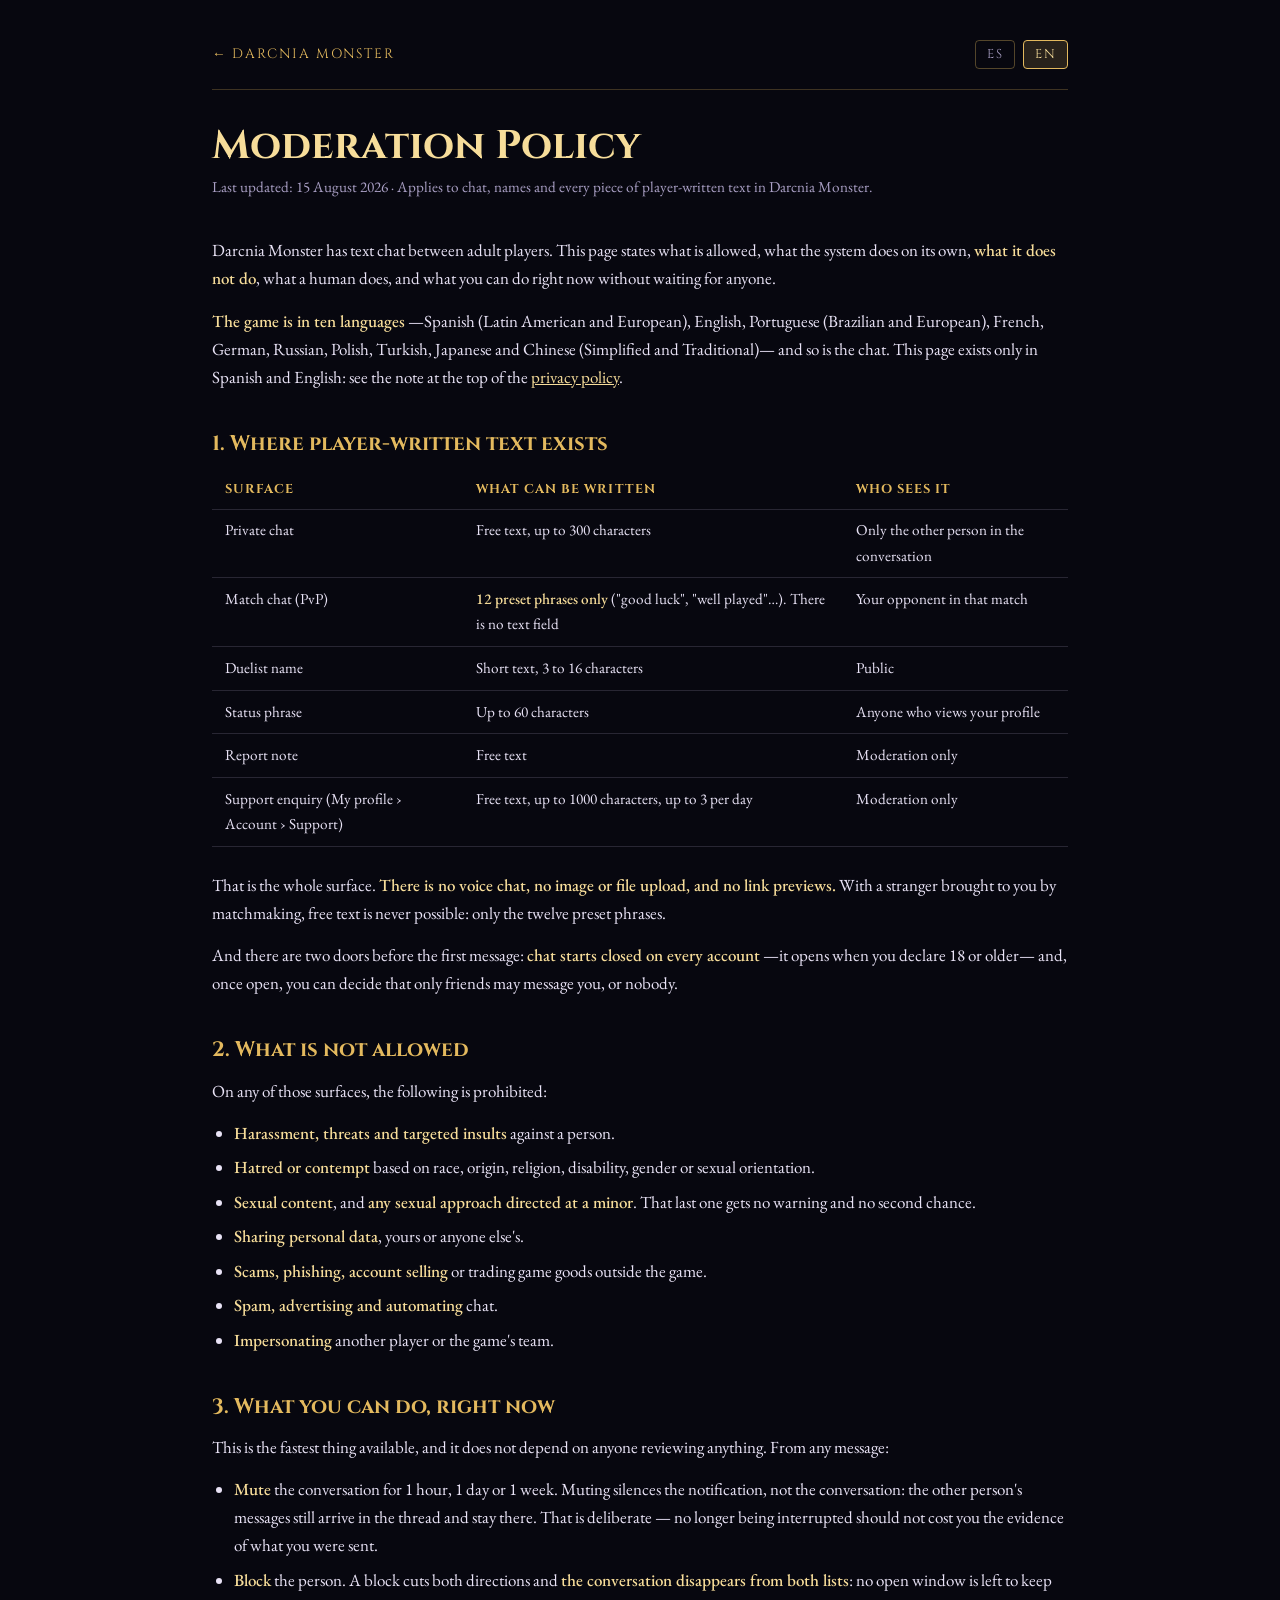
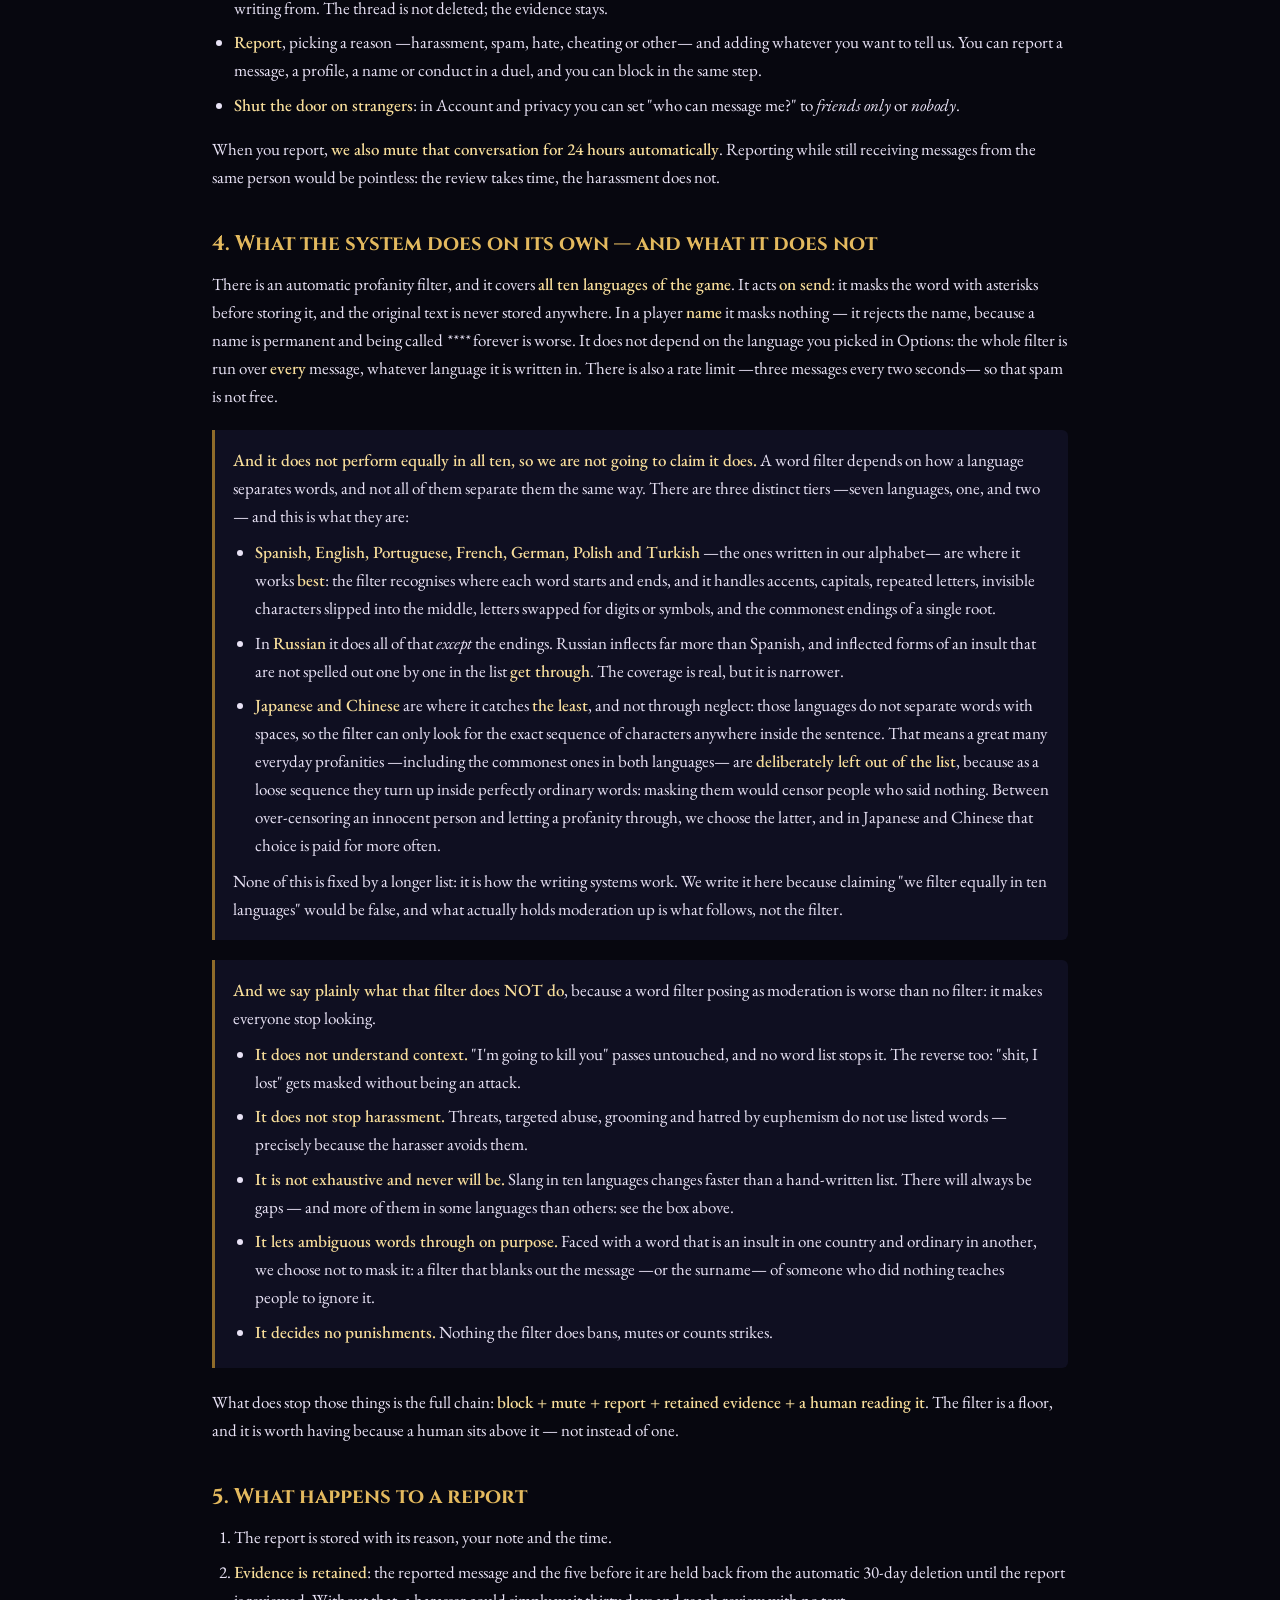
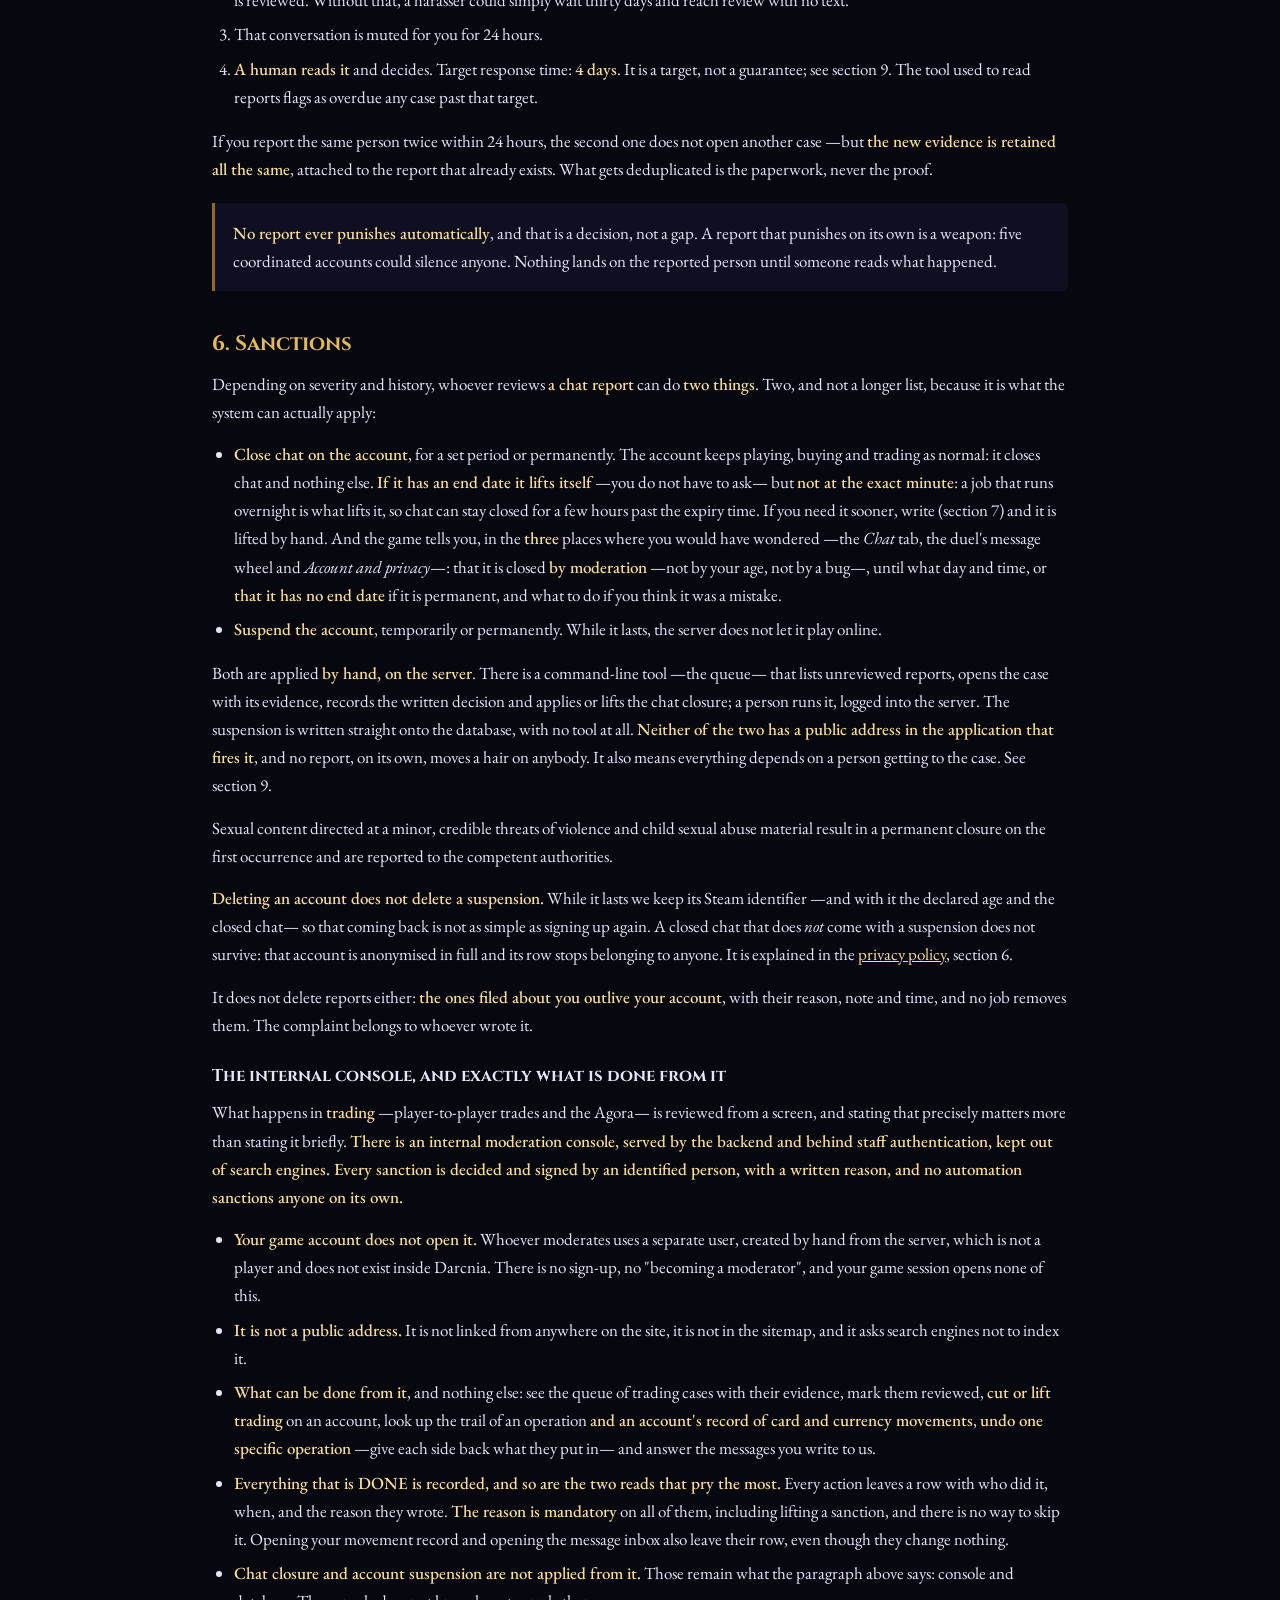
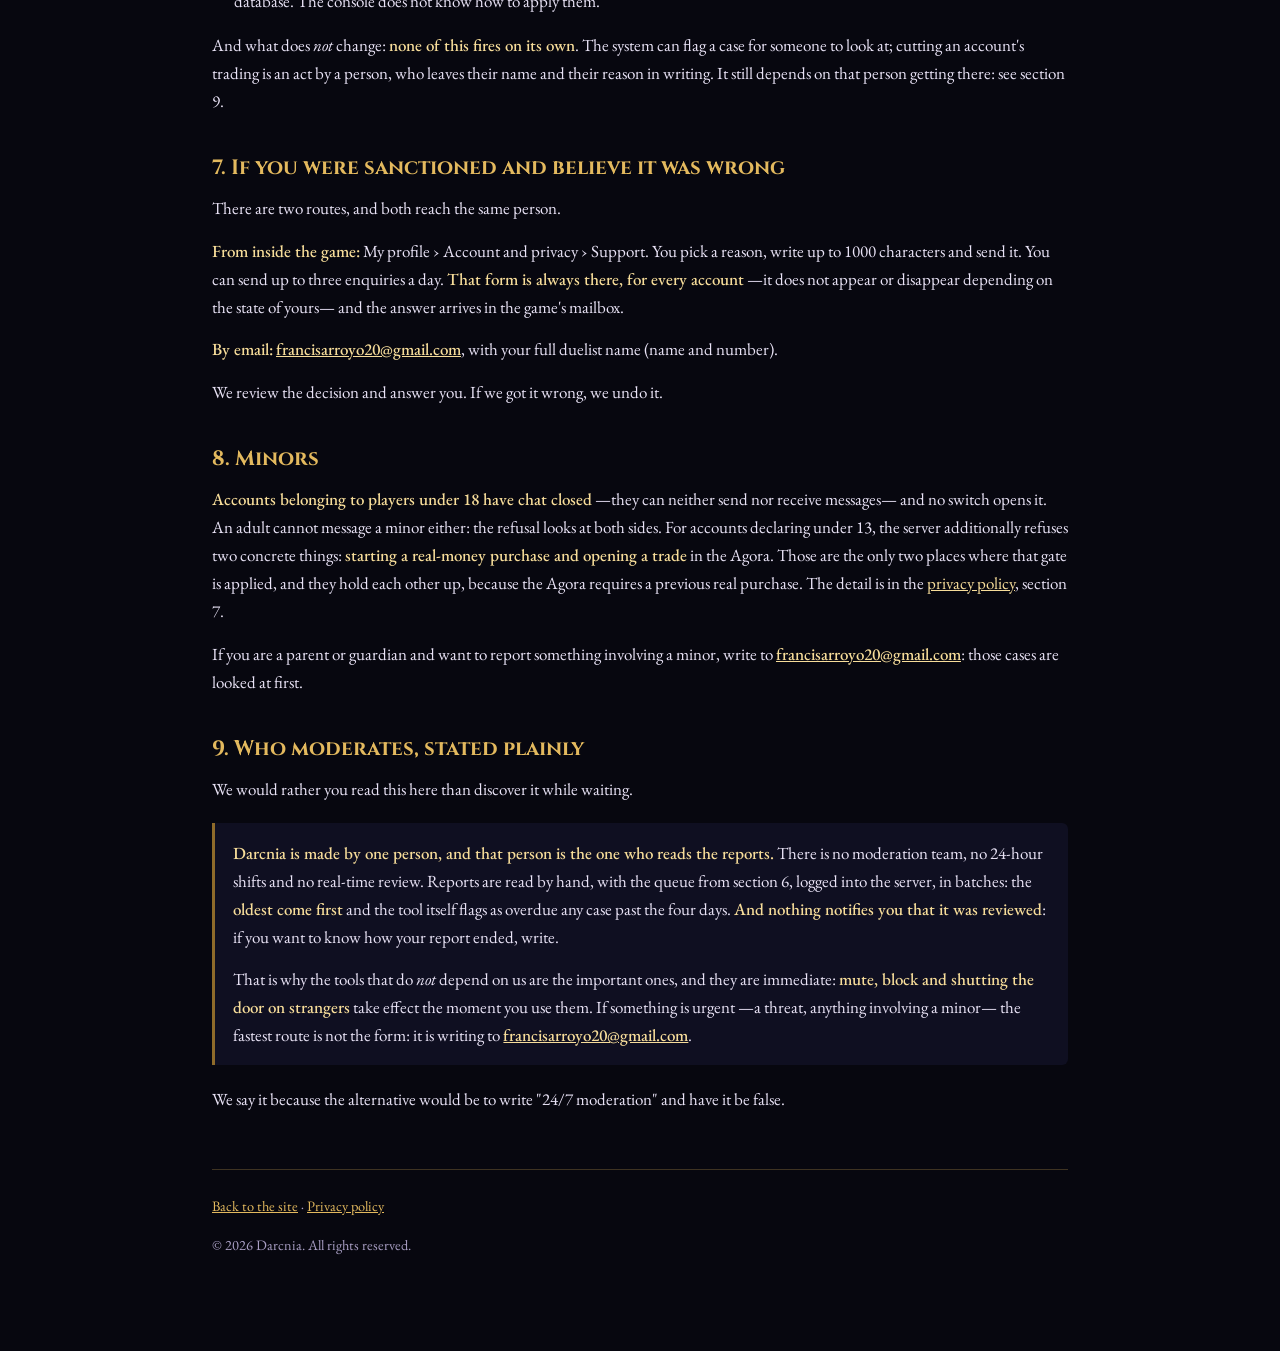
<file: moderacion.html>
<!DOCTYPE html>
<html lang="es">
<head>
<meta charset="UTF-8">
<meta name="viewport" content="width=device-width, initial-scale=1.0">
<title>Política de moderación — Darcnia Monster</title>
<meta name="description" content="Reglas del chat de Darcnia Monster, qué hace el filtro automático y qué no detecta, cómo se revisa un reporte y qué sanciones existen.">
<meta name="robots" content="index, follow">
<link rel="canonical" href="https://darcniamonster.com/moderacion.html">
<link rel="icon" href="favicon.ico" sizes="any">
<link rel="icon" type="image/png" href="assets/img/favicon.png">
<link rel="preconnect" href="https://fonts.googleapis.com">
<link rel="preconnect" href="https://fonts.gstatic.com" crossorigin>
<link href="https://fonts.googleapis.com/css2?family=Cinzel:wght@500;600;700&family=EB+Garamond:wght@400;500&display=swap" rel="stylesheet">
<style>
:root{--bg0:#07070f;--bg1:#0d0d1e;--bg2:#14142c;--ink:#e9e3f6;--ink-dim:#a99fc4;
--gold:#e3b95e;--gold-hi:#f7dd9a;--gold-dark:#8f6b2a;--violet:#8b5cf6;
--font-display:"Cinzel","Times New Roman",serif;--font-body:"EB Garamond",Georgia,serif}
*{margin:0;padding:0;box-sizing:border-box}
body{background:var(--bg0);color:var(--ink);font-family:var(--font-body);
font-size:1.0625rem;line-height:1.65;overflow-x:clip}
.wrap{max-width:56rem;margin:0 auto;padding:2.5rem 1.25rem 5rem}
header.top{display:flex;flex-wrap:wrap;gap:1rem;align-items:center;
justify-content:space-between;border-bottom:1px solid rgba(227,185,94,.25);
padding-bottom:1.25rem;margin-bottom:2rem}
a.home{font-family:var(--font-display);letter-spacing:.14em;text-transform:uppercase;
font-size:.85rem;color:var(--gold);text-decoration:none}
a.home:hover{color:var(--gold-hi)}
.langs{display:flex;gap:.5rem}
.langs button{font-family:var(--font-display);font-size:.8rem;letter-spacing:.1em;
background:transparent;color:var(--ink-dim);border:1px solid rgba(227,185,94,.35);
border-radius:4px;padding:.3rem .7rem;cursor:pointer}
.langs button.active{background:rgba(227,185,94,.15);color:var(--gold-hi);
border-color:var(--gold)}
h1{font-family:var(--font-display);font-size:clamp(1.7rem,4vw,2.5rem);
color:var(--gold-hi);line-height:1.2;margin-bottom:.35rem}
.sub{color:var(--ink-dim);font-size:.95rem;margin-bottom:2.25rem}
h2{font-family:var(--font-display);font-size:1.3rem;color:var(--gold);
margin:2.5rem 0 .75rem;line-height:1.3}
h3{font-family:var(--font-display);font-size:1.05rem;color:var(--ink);
margin:1.5rem 0 .5rem}
p{margin-bottom:.9rem}
ul,ol{margin:0 0 1rem 1.35rem}
li{margin-bottom:.4rem}
strong{color:var(--gold-hi);font-weight:500}
table{width:100%;border-collapse:collapse;margin:.5rem 0 1.5rem;font-size:.95rem;
display:block;overflow-x:auto}
th,td{text-align:left;padding:.55rem .8rem;border-bottom:1px solid rgba(169,159,196,.2);
vertical-align:top}
th{font-family:var(--font-display);font-size:.8rem;letter-spacing:.08em;
text-transform:uppercase;color:var(--gold);white-space:nowrap}
.nota{border-left:3px solid var(--gold-dark);background:rgba(20,20,44,.65);
padding:1rem 1.15rem;margin:1.25rem 0;border-radius:0 6px 6px 0}
.pie{margin-top:3.5rem;padding-top:1.5rem;border-top:1px solid rgba(227,185,94,.25);
color:var(--ink-dim);font-size:.9rem}
.pie a{color:var(--gold)}
/* Los enlaces del cuerpo (correos, política hermana) heredaban el azul del
   navegador sobre un fondo casi negro: ilegible. Se les da el dorado claro y se
   deja el subrayado, que es lo que los distingue sin depender del color. */
p a,li a,td a{color:var(--gold-hi);text-decoration:underline}
[data-lang]{display:none}
[data-lang].on{display:block}
@media (max-width:600px){.wrap{padding:1.75rem 1rem 4rem}}
</style>
</head>
<body>
<div class="wrap">

<header class="top">
  <a class="home" href="/">← Darcnia Monster</a>
  <div class="langs">
    <button id="bEs" type="button" aria-pressed="true">ES</button>
    <button id="bEn" type="button" aria-pressed="false">EN</button>
  </div>
</header>

<!-- ══════════════════════════ ESPAÑOL ══════════════════════════ -->
<section data-lang="es" class="on">

<h1>Política de moderación</h1>
<p class="sub">Última actualización: 15 de agosto de 2026 · Aplica al chat, a los nombres y a todo texto escrito por jugadores en Darcnia Monster.</p>

<p>Darcnia Monster tiene chat de texto entre jugadores adultos. Esta página dice
qué está permitido, qué hace el sistema solo, <strong>qué no hace</strong>, qué
hace una persona y qué puedes hacer tú en el momento sin esperar a nadie.</p>

<p><strong>El juego está en diez idiomas</strong> —español (latinoamericano y de
España), inglés, portugués (de Brasil y de Portugal), francés, alemán, ruso,
polaco, turco, japonés y chino (simplificado y tradicional)—, así que el chat
también. Esta página está sólo en español y en inglés: ver la nota del principio
de la <a href="privacidad.html">política de privacidad</a>.</p>

<h2>1. Dónde hay texto escrito por jugadores</h2>
<table>
<thead><tr><th>Superficie</th><th>Qué se puede escribir</th><th>Quién lo ve</th></tr></thead>
<tbody>
<tr><td>Chat privado</td><td>Texto libre, hasta 300 caracteres</td>
    <td>Sólo la otra persona de la conversación</td></tr>
<tr><td>Chat de la mesa (PvP)</td>
    <td><strong>Sólo 12 frases predefinidas</strong> («buena suerte», «bien
    jugado»…). No hay campo de texto</td>
    <td>Tu rival de esa partida</td></tr>
<tr><td>Nombre de duelista</td><td>Texto corto, de 3 a 16 caracteres</td><td>Es público</td></tr>
<tr><td>Frase de estado</td><td>Hasta 60 caracteres</td><td>Quien vea tu perfil</td></tr>
<tr><td>Nota de un reporte</td><td>Texto libre</td><td>Sólo moderación</td></tr>
<tr><td>Consulta de soporte (Mi perfil › Cuenta › Soporte)</td>
    <td>Texto libre, hasta 1000 caracteres, hasta 3 por día</td>
    <td>Sólo moderación</td></tr>
</tbody>
</table>
<p>Eso es todo. <strong>No hay chat de voz, no se pueden subir imágenes ni
archivos, y no se pueden enviar enlaces con vista previa.</strong> Con un
desconocido que te trajo el emparejamiento no se puede escribir texto libre en
ningún caso: sólo las doce frases de la lista.</p>
<p>Y hay dos puertas antes del primer mensaje: <strong>el chat nace cerrado para
todas las cuentas</strong> —se abre al declarar 18 años o más— y, ya abierto,
puedes decidir que sólo te escriban tus amigos, o nadie.</p>

<h2>2. Qué no se permite</h2>
<p>En cualquiera de esas superficies está prohibido:</p>
<ul>
  <li><strong>Acoso, amenazas e insultos dirigidos</strong> a una persona.</li>
  <li><strong>Odio o desprecio</strong> por raza, origen, religión, discapacidad,
      género u orientación sexual.</li>
  <li><strong>Contenido sexual</strong>, y <strong>cualquier contacto de
      naturaleza sexual dirigido a un menor</strong>. Esto último no tiene
      advertencia previa ni segunda oportunidad.</li>
  <li><strong>Difundir datos personales</strong> de alguien, propios o ajenos.</li>
  <li><strong>Estafas, phishing, venta de cuentas</strong> o de bienes del juego
      fuera del juego.</li>
  <li><strong>Spam, publicidad y automatización</strong> del chat.</li>
  <li><strong>Suplantar</strong> a otro jugador o al equipo del juego.</li>
</ul>

<h2>3. Lo que puedes hacer tú, ahora mismo</h2>
<p>Esto es lo más rápido que hay, y no depende de que nadie revise nada. Desde
cualquier mensaje:</p>
<ul>
  <li><strong>Silenciar</strong> la conversación por 1 hora, 1 día o 1 semana.
      Silenciar apaga el aviso, no la conversación: los mensajes del otro siguen
      entrando al hilo y quedan ahí. Es a propósito —dejar de ser interrumpido no
      debería costarte la evidencia de lo que te mandaron.</li>
  <li><strong>Bloquear</strong> a la persona. El bloqueo corta las dos
      direcciones y <strong>la conversación desaparece de las dos listas</strong>:
      no queda una ventana abierta desde la que seguir escribiendo. El hilo no se
      borra; la evidencia queda.</li>
  <li><strong>Reportar</strong>, eligiendo el motivo —acoso, spam, odio, trampa u
      otro— y agregando lo que quieras contar. Se puede reportar un mensaje, un
      perfil, un nombre o una conducta en un duelo, y puedes bloquear en el mismo
      paso.</li>
  <li><strong>Cerrarle la puerta a los desconocidos</strong>: en Cuenta y
      privacidad puedes poner «¿quién puede escribirme?» en <em>sólo amigos</em>
      o en <em>nadie</em>.</li>
</ul>
<p>Cuando reportas, <strong>además te silenciamos esa conversación 24 horas
automáticamente</strong>. Reportar y seguir recibiendo mensajes de la misma
persona no serviría de nada: la denuncia tarda, el acoso no.</p>

<h2>4. Lo que hace el sistema solo, y lo que no</h2>
<p>Hay un filtro automático de groserías, y cubre <strong>los diez idiomas del
juego</strong>. Actúa <strong>al escribir</strong>: tapa la palabra con asteriscos
antes de guardarla, y el texto original no se guarda en ningún lado. En un
<strong>nombre</strong> de jugador no tapa nada: lo rechaza, porque un nombre es
permanente y quedarse llamado <em>****</em> para siempre es peor. No depende del
idioma que tengas puesto en Opciones: el filtro entero se le pasa a
<strong>todos</strong> los mensajes, se escriban en el idioma que se escriban.
También hay un límite de velocidad —tres mensajes cada dos segundos— para que el
spam no sea gratis.</p>
<div class="nota">
<p style="margin-bottom:.5rem"><strong>Y no rinde igual en los diez, así que no
vamos a decir que sí.</strong> Un filtro de palabras depende de cómo el idioma
separa las palabras, y no todos las separan igual. Son tres niveles distintos —
siete idiomas, uno y dos— y esto es lo que hay:</p>
<ul style="margin-bottom:.5rem">
  <li><strong>Español, inglés, portugués, francés, alemán, polaco y turco</strong>
      —los que se escriben con nuestro alfabeto— son donde <strong>mejor
      funciona</strong>: el filtro reconoce el principio y el final de cada
      palabra, resuelve los acentos, las mayúsculas, las letras repetidas, los
      caracteres invisibles metidos en el medio, las letras cambiadas por números
      o símbolos, y las terminaciones más comunes de una misma raíz.</li>
  <li>En <strong>ruso</strong> hace todo eso <em>menos</em> las terminaciones. El
      ruso declina mucho más que el español, y las formas declinadas de un insulto
      que no estén escritas una por una en la lista <strong>pasan</strong>. La
      cobertura es real pero es más angosta.</li>
  <li>En <strong>japonés y chino</strong> es donde <strong>menos atrapa</strong>, y
      no por descuido: esos idiomas no separan las palabras con espacios, así que
      el filtro sólo puede buscar la secuencia de caracteres tal cual, en cualquier
      parte de la frase. Eso hace que muchísimas groserías corrientes —incluidas
      las más comunes de los dos idiomas— <strong>estén deliberadamente fuera de
      la lista</strong>, porque como secuencia suelta aparecen dentro de palabras
      perfectamente normales: taparlas censuraría a gente que no dijo nada. Entre
      censurar de más a un inocente y dejar pasar una grosería, elegimos lo
      segundo, y en japonés y chino esa elección se paga más seguido.</li>
</ul>
<p style="margin-bottom:0">Nada de esto lo arregla una lista más larga: es cómo
funcionan las escrituras. Lo escribimos acá porque prometer «filtramos igual en
diez idiomas» sería falso, y lo que sostiene la moderación de verdad es lo de
abajo, no el filtro.</p>
</div>
<div class="nota">
<p style="margin-bottom:.5rem"><strong>Y decimos de frente lo que ese filtro NO
hace</strong>, porque un filtro de palabras que se hace pasar por moderación es
peor que no tener filtro: hace que nadie mire.</p>
<ul style="margin-bottom:0">
  <li><strong>No entiende el contexto.</strong> «Te voy a matar» pasa entero y
      ninguna lista de palabras lo detiene. Al revés también: «mierda, perdí» sale
      tapado sin haber sido una agresión.</li>
  <li><strong>No frena el acoso.</strong> La amenaza, el hostigamiento dirigido, el
      acercamiento a un menor y el odio por rodeos no usan las palabras de una
      lista, justamente porque quien acosa las evita.</li>
  <li><strong>No es exhaustivo y nunca lo va a ser.</strong> El argot de diez
      idiomas cambia más rápido que una lista escrita a mano. Va a haber huecos,
      siempre, y más en unos idiomas que en otros: ver el recuadro de arriba.</li>
  <li><strong>Deja pasar las palabras ambiguas a propósito.</strong> Ante la duda
      entre tapar una palabra que en un país es un insulto y en otro es corriente,
      elegimos no taparla: un filtro que le tacha el mensaje —o el apellido— a
      alguien que no hizo nada enseña a ignorarlo.</li>
  <li><strong>No decide sanciones.</strong> Nada de lo que hace el filtro banea,
      silencia ni cuenta faltas.</li>
</ul>
</div>
<p>Lo que sí frena esas cosas es la cadena completa: <strong>bloquear + silenciar
+ reportar + evidencia retenida + una persona leyendo</strong>. El filtro es un
piso, y tiene sentido porque arriba hay una persona, no en lugar de ella.</p>

<h2>5. Qué pasa con un reporte</h2>
<ol>
  <li>Se guarda el reporte con el motivo, tu nota y la hora.</li>
  <li><strong>Se retiene la evidencia</strong>: el mensaje denunciado y los cinco
      anteriores quedan a salvo del borrado automático de 30 días hasta que se
      revise. Sin eso, quien acosa podría esperar treinta días y llegar a la
      revisión sin texto.</li>
  <li>Se te silencia esa conversación 24 horas.</li>
  <li><strong>Una persona lo lee</strong> y decide. Objetivo de respuesta:
      <strong>4 días</strong>. Es un objetivo, no una garantía; ver la sección 9.
      La herramienta con la que se leen los reportes marca vencido el caso que
      pasa de ese plazo.</li>
</ol>
<p>Si reportas dos veces a la misma persona dentro de 24 horas, la segunda no abre
otro caso —pero <strong>la evidencia nueva se retiene igual</strong>, enganchada al
reporte que ya existe. Lo que se deduplica es el papeleo, nunca la prueba.</p>
<div class="nota">
<p style="margin-bottom:0"><strong>Ningún reporte sanciona automáticamente</strong>,
y esto es una decisión, no una carencia. Un reporte que castiga solo es un arma:
cinco cuentas coordinadas apagarían a quien quisieran. Sobre la persona reportada
no cae nada hasta que alguien lee lo que pasó.</p>
</div>

<h2>6. Sanciones</h2>
<p>Según la gravedad y los antecedentes, quien revisa <strong>un reporte de
chat</strong> puede hacer <strong>dos cosas</strong>. Son dos, y no una lista más
larga, porque es lo que el sistema sabe aplicar:</p>
<ul>
  <li><strong>Cerrar el chat de la cuenta</strong>, por un plazo o de forma
      permanente. La cuenta sigue jugando, comprando e intercambiando con
      normalidad: cierra el chat y nada más. <strong>Si tiene plazo se levanta
      sola</strong> —no tienes que pedir nada—, pero <strong>no en el minuto
      exacto</strong>: la levanta una tarea que corre de madrugada, así que el
      chat puede seguir cerrado unas horas después de la hora de vencimiento. Si
      necesitas que sea en el momento, escribe (sección 7) y se levanta a mano.
      Y el juego te lo dice en los <strong>tres</strong> sitios donde ibas a
      preguntártelo —la pestaña de <em>Chat</em>, la rueda de mensajes del duelo y
      <em>Cuenta y privacidad</em>—: que está cerrado <strong>por
      moderación</strong> —no por tu edad ni por un error—, hasta qué día y a qué
      hora, o <strong>que no tiene fecha de fin</strong> si es permanente, y qué
      hacer si crees que se equivocaron.</li>
  <li><strong>Suspender la cuenta</strong>, por un tiempo o de forma permanente.
      Mientras dura, el servidor no la deja jugar en línea.</li>
</ul>
<p>Las dos se aplican <strong>a mano, sobre el servidor</strong>. Hay una
herramienta de consola —la bandeja— que lista los reportes sin revisar, abre el
caso con la evidencia, deja escrita la decisión y aplica o levanta el cierre del
chat; la corre una persona, entrando al servidor. La suspensión se escribe
directamente sobre la base, sin herramienta. <strong>Ninguna de las dos tiene una
dirección pública de la aplicación que la dispare</strong>, y ningún reporte, por
sí solo, le mueve un pelo a nadie. Eso también quiere decir que todo depende de
que una persona llegue a leer el caso. Ver la sección 9.</p>

<p>El contenido sexual dirigido a un menor, las amenazas creíbles de violencia y el
material de abuso infantil se sancionan con cierre permanente en el primer caso, y
se denuncian a las autoridades competentes.</p>
<p><strong>Borrarse la cuenta no borra una suspensión.</strong> Mientras dura,
conservamos su identificador de Steam —y con él la edad declarada y el chat
cerrado— para que volver no sea tan simple como registrarse de nuevo. Un chat
cerrado que <em>no</em> viene acompañado de una suspensión no sobrevive: esa cuenta
se anonimiza entera y su fila deja de ser de nadie. Está explicado en la
<a href="privacidad.html">política de privacidad</a>, sección 6.</p>
<p>Tampoco borra los reportes: <strong>los que hicieron sobre ti sobreviven a tu
cuenta</strong>, con su motivo, su nota y su hora, y no los borra ninguna tarea. La
denuncia es de quien la escribió.</p>

<h3>El panel interno, y qué se hace exactamente desde ahí</h3>
<p>Lo que pasa en el <strong>comercio</strong> —el intercambio entre jugadores y
el Ágora— sí se revisa desde una pantalla, y decirlo con precisión importa más que
decirlo corto. <strong>Hay un panel de moderación interno, servido por el backend
y detrás de autenticación de staff, fuera de los buscadores. Toda sanción la
decide y la firma una persona identificada, con motivo escrito, y ninguna
automatización sanciona sola.</strong></p>
<ul>
  <li><strong>No se entra con tu cuenta del juego.</strong> Quien modera usa un
      usuario aparte, creado a mano desde el servidor, que no es un jugador y no
      existe dentro de Darcnia. No hay registro, no hay «hacerse moderador» y tu
      sesión del juego no abre nada de esto.</li>
  <li><strong>No es una dirección pública.</strong> No está enlazada desde
      ninguna parte del sitio, no está en el mapa del sitio y le pide a los
      buscadores que no la indexen.</li>
  <li><strong>Qué se puede hacer desde ahí</strong>, y nada más que eso: ver la
      cola de casos de comercio con su evidencia, marcarlos revisados,
      <strong>cortar o levantar el comercio</strong> de una cuenta, consultar el
      rastro de una operación <strong>y el registro de movimientos de láminas y
      monedas de una cuenta</strong>, <strong>deshacer una operación
      concreta</strong> —devolver a cada uno lo que puso— y contestar las
      consultas que nos escribes.</li>
  <li><strong>Todo lo que se HACE queda registrado, y también las dos lecturas
      que más se meten en tus cosas.</strong> Cada acción deja una fila con quién
      la hizo, cuándo y el motivo que escribió. <strong>El motivo es
      obligatorio</strong> en todas, incluida la de levantar una sanción, y no hay
      forma de saltearlo. Abrir tu registro de movimientos y abrir la bandeja de
      consultas también dejan su fila, aunque no cambien nada.</li>
  <li><strong>El cierre del chat y la suspensión de la cuenta no se aplican desde
      ahí.</strong> Ésas siguen siendo lo del párrafo de arriba: consola y base.
      El panel no las sabe aplicar.</li>
</ul>
<p>Y lo que <em>no</em> cambia: <strong>nada de esto se dispara solo</strong>. El
sistema puede señalar un caso para que alguien lo mire; cortarle el comercio a una
cuenta es un acto de una persona, que deja su nombre y su motivo escritos. Sigue
dependiendo de que esa persona llegue: ver la sección 9.</p>

<h2>7. Si te sancionaron y crees que está mal</h2>
<p>Hay dos vías, y las dos llegan a la misma persona.</p>
<p><strong>Desde el juego:</strong> Mi perfil › Cuenta y privacidad › Soporte.
Eliges un motivo, escribes hasta 1000 caracteres y lo envías. Puedes enviar
hasta tres consultas por día. <strong>Ese formulario está siempre, para todas
las cuentas</strong> —no aparece ni desaparece según el estado de la tuya— y la
respuesta te llega al correo del juego.</p>
<p><strong>Por correo electrónico:</strong>
<strong><a href="mailto:francisarroyo20@gmail.com">francisarroyo20@gmail.com</a></strong>,
con tu nombre de duelista completo (nombre y número).</p>
<p>Revisamos la decisión y te contestamos. Si nos equivocamos, lo revertimos.</p>

<h2>8. Menores</h2>
<p><strong>Las cuentas de menores de 18 años tienen el chat cerrado</strong> —no
pueden enviar ni recibir mensajes— y no existe ningún interruptor que lo abra. Un
adulto tampoco le puede escribir a un menor: el rechazo mira a las dos partes. A
las cuentas que declaran menos de 13 años, además, el servidor les rechaza dos
cosas concretas: <strong>iniciar una compra con dinero real y abrir un
intercambio</strong> en el Ágora. Son los dos únicos sitios donde se aplica esa
puerta, y se sostienen entre sí, porque el Ágora exige haber hecho antes una
compra real. El detalle está en la
<a href="privacidad.html">política de privacidad</a>, sección 7.</p>
<p>Si eres madre, padre o tutor y quieres reportar algo relacionado con un menor,
escribe a
<strong><a href="mailto:francisarroyo20@gmail.com">francisarroyo20@gmail.com</a></strong>:
esos casos se miran primero.</p>

<h2>9. Quién modera, con todas las letras</h2>
<p>Preferimos que esto lo leas acá y no que lo descubras esperando.</p>
<div class="nota">
<p><strong>Darcnia lo hace una sola persona, y esa persona es la que lee los
reportes.</strong> No hay un equipo de moderación, no hay turnos de 24 horas y no
hay revisión en tiempo real. Los reportes se leen a mano, con la bandeja de la
sección 6, entrando al servidor, y en tandas: salen <strong>los más viejos
primero</strong> y la propia herramienta marca vencido el caso que pasó los cuatro
días. <strong>Y nada te avisa a ti de que se revisó</strong>: si quieres saber en
qué quedó tu reporte, escribe.</p>
<p style="margin-bottom:0">Por eso las herramientas que <em>no</em> dependen de
nosotros son las importantes, y son inmediatas: <strong>silenciar, bloquear y
cerrarle la puerta a los desconocidos</strong> surten efecto en el momento en que
las aprietas. Si algo es urgente —una amenaza, algo que involucra a un menor—, el
camino más rápido no es el formulario: es escribir a
<strong><a href="mailto:francisarroyo20@gmail.com">francisarroyo20@gmail.com</a></strong>.</p>
</div>
<p>Lo decimos porque la alternativa sería escribir «moderación 24/7» y que fuera
falso.</p>

<div class="pie">
<p><a href="/">Volver al sitio</a> · <a href="privacidad.html">Política de privacidad</a></p>
<p>© 2026 Darcnia. Todos los derechos reservados.</p>
</div>

</section>

<!-- ══════════════════════════ ENGLISH ══════════════════════════ -->
<section data-lang="en">

<h1>Moderation Policy</h1>
<p class="sub">Last updated: 15 August 2026 · Applies to chat, names and every piece of player-written text in Darcnia Monster.</p>

<p>Darcnia Monster has text chat between adult players. This page states what is
allowed, what the system does on its own, <strong>what it does not do</strong>,
what a human does, and what you can do right now without waiting for anyone.</p>

<p><strong>The game is in ten languages</strong> —Spanish (Latin American and
European), English, Portuguese (Brazilian and European), French, German, Russian,
Polish, Turkish, Japanese and Chinese (Simplified and Traditional)— and so is
the chat. This page exists only in Spanish and English: see the note at the top of
the <a href="privacidad.html">privacy policy</a>.</p>

<h2>1. Where player-written text exists</h2>
<table>
<thead><tr><th>Surface</th><th>What can be written</th><th>Who sees it</th></tr></thead>
<tbody>
<tr><td>Private chat</td><td>Free text, up to 300 characters</td>
    <td>Only the other person in the conversation</td></tr>
<tr><td>Match chat (PvP)</td>
    <td><strong>12 preset phrases only</strong> ("good luck", "well played"…).
    There is no text field</td>
    <td>Your opponent in that match</td></tr>
<tr><td>Duelist name</td><td>Short text, 3 to 16 characters</td><td>Public</td></tr>
<tr><td>Status phrase</td><td>Up to 60 characters</td><td>Anyone who views your profile</td></tr>
<tr><td>Report note</td><td>Free text</td><td>Moderation only</td></tr>
<tr><td>Support enquiry (My profile › Account › Support)</td>
    <td>Free text, up to 1000 characters, up to 3 per day</td>
    <td>Moderation only</td></tr>
</tbody>
</table>
<p>That is the whole surface. <strong>There is no voice chat, no image or file
upload, and no link previews.</strong> With a stranger brought to you by
matchmaking, free text is never possible: only the twelve preset phrases.</p>
<p>And there are two doors before the first message: <strong>chat starts closed on
every account</strong> —it opens when you declare 18 or older— and, once open, you
can decide that only friends may message you, or nobody.</p>

<h2>2. What is not allowed</h2>
<p>On any of those surfaces, the following is prohibited:</p>
<ul>
  <li><strong>Harassment, threats and targeted insults</strong> against a person.</li>
  <li><strong>Hatred or contempt</strong> based on race, origin, religion,
      disability, gender or sexual orientation.</li>
  <li><strong>Sexual content</strong>, and <strong>any sexual approach directed at
      a minor</strong>. That last one gets no warning and no second chance.</li>
  <li><strong>Sharing personal data</strong>, yours or anyone else's.</li>
  <li><strong>Scams, phishing, account selling</strong> or trading game goods
      outside the game.</li>
  <li><strong>Spam, advertising and automating</strong> chat.</li>
  <li><strong>Impersonating</strong> another player or the game's team.</li>
</ul>

<h2>3. What you can do, right now</h2>
<p>This is the fastest thing available, and it does not depend on anyone reviewing
anything. From any message:</p>
<ul>
  <li><strong>Mute</strong> the conversation for 1 hour, 1 day or 1 week. Muting
      silences the notification, not the conversation: the other person's messages
      still arrive in the thread and stay there. That is deliberate — no longer
      being interrupted should not cost you the evidence of what you were sent.</li>
  <li><strong>Block</strong> the person. A block cuts both directions and
      <strong>the conversation disappears from both lists</strong>: no open window
      is left to keep writing from. The thread is not deleted; the evidence
      stays.</li>
  <li><strong>Report</strong>, picking a reason —harassment, spam, hate, cheating
      or other— and adding whatever you want to tell us. You can report a message,
      a profile, a name or conduct in a duel, and you can block in the same
      step.</li>
  <li><strong>Shut the door on strangers</strong>: in Account and privacy you can
      set "who can message me?" to <em>friends only</em> or <em>nobody</em>.</li>
</ul>
<p>When you report, <strong>we also mute that conversation for 24 hours
automatically</strong>. Reporting while still receiving messages from the same
person would be pointless: the review takes time, the harassment does not.</p>

<h2>4. What the system does on its own — and what it does not</h2>
<p>There is an automatic profanity filter, and it covers <strong>all ten
languages of the game</strong>. It acts <strong>on send</strong>: it masks the word
with asterisks before storing it, and the original text is never stored anywhere.
In a player <strong>name</strong> it masks nothing — it rejects the name, because a
name is permanent and being called <em>****</em> forever is worse. It does not
depend on the language you picked in Options: the whole filter is run over
<strong>every</strong> message, whatever language it is written in. There is also a
rate limit —three messages every two seconds— so that spam is not free.</p>
<div class="nota">
<p style="margin-bottom:.5rem"><strong>And it does not perform equally in all
ten, so we are not going to claim it does.</strong> A word filter depends on how
a language separates words, and not all of them separate them the same way. There
are three distinct tiers —seven languages, one, and two— and this is what they
are:</p>
<ul style="margin-bottom:.5rem">
  <li><strong>Spanish, English, Portuguese, French, German, Polish and
      Turkish</strong> —the ones written in our alphabet— are where it works
      <strong>best</strong>: the filter recognises where each word starts and ends,
      and it handles accents, capitals, repeated letters, invisible characters
      slipped into the middle, letters swapped for digits or symbols, and the
      commonest endings of a single root.</li>
  <li>In <strong>Russian</strong> it does all of that <em>except</em> the endings.
      Russian inflects far more than Spanish, and inflected forms of an insult that
      are not spelled out one by one in the list <strong>get through</strong>. The
      coverage is real, but it is narrower.</li>
  <li><strong>Japanese and Chinese</strong> are where it catches <strong>the
      least</strong>, and not through neglect: those languages do not separate
      words with spaces, so the filter can only look for the exact sequence of
      characters anywhere inside the sentence. That means a great many everyday
      profanities —including the commonest ones in both languages— are
      <strong>deliberately left out of the list</strong>, because as a loose
      sequence they turn up inside perfectly ordinary words: masking them would
      censor people who said nothing. Between over-censoring an innocent person and
      letting a profanity through, we choose the latter, and in Japanese and
      Chinese that choice is paid for more often.</li>
</ul>
<p style="margin-bottom:0">None of this is fixed by a longer list: it is how the
writing systems work. We write it here because claiming "we filter equally in
ten languages" would be false, and what actually holds moderation up is what
follows, not the filter.</p>
</div>
<div class="nota">
<p style="margin-bottom:.5rem"><strong>And we say plainly what that filter does
NOT do</strong>, because a word filter posing as moderation is worse than no
filter: it makes everyone stop looking.</p>
<ul style="margin-bottom:0">
  <li><strong>It does not understand context.</strong> "I'm going to kill you"
      passes untouched, and no word list stops it. The reverse too: "shit, I lost"
      gets masked without being an attack.</li>
  <li><strong>It does not stop harassment.</strong> Threats, targeted abuse,
      grooming and hatred by euphemism do not use listed words — precisely because
      the harasser avoids them.</li>
  <li><strong>It is not exhaustive and never will be.</strong> Slang in ten
      languages changes faster than a hand-written list. There will always be gaps
      — and more of them in some languages than others: see the box above.</li>
  <li><strong>It lets ambiguous words through on purpose.</strong> Faced with a word
      that is an insult in one country and ordinary in another, we choose not to
      mask it: a filter that blanks out the message —or the surname— of someone who
      did nothing teaches people to ignore it.</li>
  <li><strong>It decides no punishments.</strong> Nothing the filter does bans,
      mutes or counts strikes.</li>
</ul>
</div>
<p>What does stop those things is the full chain: <strong>block + mute + report +
retained evidence + a human reading it</strong>. The filter is a floor, and it is
worth having because a human sits above it — not instead of one.</p>

<h2>5. What happens to a report</h2>
<ol>
  <li>The report is stored with its reason, your note and the time.</li>
  <li><strong>Evidence is retained</strong>: the reported message and the five
      before it are held back from the automatic 30-day deletion until the report
      is reviewed. Without that, a harasser could simply wait thirty days and
      reach review with no text.</li>
  <li>That conversation is muted for you for 24 hours.</li>
  <li><strong>A human reads it</strong> and decides. Target response time:
      <strong>4 days</strong>. It is a target, not a guarantee; see section 9. The
      tool used to read reports flags as overdue any case past that target.</li>
</ol>
<p>If you report the same person twice within 24 hours, the second one does not open
another case —but <strong>the new evidence is retained all the same</strong>,
attached to the report that already exists. What gets deduplicated is the
paperwork, never the proof.</p>
<div class="nota">
<p style="margin-bottom:0"><strong>No report ever punishes automatically</strong>,
and that is a decision, not a gap. A report that punishes on its own is a weapon:
five coordinated accounts could silence anyone. Nothing lands on the reported person
until someone reads what happened.</p>
</div>

<h2>6. Sanctions</h2>
<p>Depending on severity and history, whoever reviews <strong>a chat report</strong>
can do <strong>two things</strong>. Two, and not a longer list, because it is what
the system can actually apply:</p>
<ul>
  <li><strong>Close chat on the account</strong>, for a set period or permanently.
      The account keeps playing, buying and trading as normal: it closes chat and
      nothing else. <strong>If it has an end date it lifts itself</strong> —you do
      not have to ask— but <strong>not at the exact minute</strong>: a job that
      runs overnight is what lifts it, so chat can stay closed for a few hours
      past the expiry time. If you need it sooner, write (section 7) and it is
      lifted by hand. And the game tells you, in the <strong>three</strong> places
      where you would have wondered —the <em>Chat</em> tab, the duel's message
      wheel and <em>Account and privacy</em>—: that it is closed <strong>by
      moderation</strong> —not by your age, not by a bug—, until what day and
      time, or <strong>that it has no end date</strong> if it is permanent, and
      what to do if you think it was a mistake.</li>
  <li><strong>Suspend the account</strong>, temporarily or permanently. While it
      lasts, the server does not let it play online.</li>
</ul>
<p>Both are applied <strong>by hand, on the server</strong>. There is a
command-line tool —the queue— that lists unreviewed reports, opens the case with
its evidence, records the written decision and applies or lifts the chat closure;
a person runs it, logged into the server. The suspension is written straight onto
the database, with no tool at all. <strong>Neither of the two has a public address
in the application that fires it</strong>, and no report, on its own, moves a hair
on anybody. It also means everything depends on a person getting to the case. See
section 9.</p>

<p>Sexual content directed at a minor, credible threats of violence and child sexual
abuse material result in a permanent closure on the first occurrence and are reported
to the competent authorities.</p>
<p><strong>Deleting an account does not delete a suspension.</strong> While it
lasts we keep its Steam identifier —and with it the declared age and the closed
chat— so that coming back is not as simple as signing up again. A closed chat that
does <em>not</em> come with a suspension does not survive: that account is
anonymised in full and its row stops belonging to anyone. It is explained in the
<a href="privacidad.html">privacy policy</a>, section 6.</p>
<p>It does not delete reports either: <strong>the ones filed about you outlive
your account</strong>, with their reason, note and time, and no job removes them.
The complaint belongs to whoever wrote it.</p>

<h3>The internal console, and exactly what is done from it</h3>
<p>What happens in <strong>trading</strong> —player-to-player trades and the
Agora— is reviewed from a screen, and stating that precisely matters more than
stating it briefly. <strong>There is an internal moderation console, served by the
backend and behind staff authentication, kept out of search engines. Every
sanction is decided and signed by an identified person, with a written reason, and
no automation sanctions anyone on its own.</strong></p>
<ul>
  <li><strong>Your game account does not open it.</strong> Whoever moderates uses
      a separate user, created by hand from the server, which is not a player and
      does not exist inside Darcnia. There is no sign-up, no "becoming a
      moderator", and your game session opens none of this.</li>
  <li><strong>It is not a public address.</strong> It is not linked from anywhere
      on the site, it is not in the sitemap, and it asks search engines not to
      index it.</li>
  <li><strong>What can be done from it</strong>, and nothing else: see the queue
      of trading cases with their evidence, mark them reviewed, <strong>cut or
      lift trading</strong> on an account, look up the trail of an operation
      <strong>and an account's record of card and currency movements</strong>,
      <strong>undo one specific operation</strong> —give each side back what they
      put in— and answer the messages you write to us.</li>
  <li><strong>Everything that is DONE is recorded, and so are the two reads that
      pry the most.</strong> Every action leaves a row with who did it, when, and
      the reason they wrote. <strong>The reason is mandatory</strong> on all of
      them, including lifting a sanction, and there is no way to skip it. Opening
      your movement record and opening the message inbox also leave their row,
      even though they change nothing.</li>
  <li><strong>Chat closure and account suspension are not applied from
      it.</strong> Those remain what the paragraph above says: console and
      database. The console does not know how to apply them.</li>
</ul>
<p>And what does <em>not</em> change: <strong>none of this fires on its
own</strong>. The system can flag a case for someone to look at; cutting an
account's trading is an act by a person, who leaves their name and their reason in
writing. It still depends on that person getting there: see section 9.</p>

<h2>7. If you were sanctioned and believe it was wrong</h2>
<p>There are two routes, and both reach the same person.</p>
<p><strong>From inside the game:</strong> My profile › Account and privacy ›
Support. You pick a reason, write up to 1000 characters and send it. You can
send up to three enquiries a day. <strong>That form is always there, for every
account</strong> —it does not appear or disappear depending on the state of
yours— and the answer arrives in the game's mailbox.</p>
<p><strong>By email:</strong>
<strong><a href="mailto:francisarroyo20@gmail.com">francisarroyo20@gmail.com</a></strong>,
with your full duelist name (name and number).</p>
<p>We review the decision and answer you. If we got it wrong, we undo it.</p>

<h2>8. Minors</h2>
<p><strong>Accounts belonging to players under 18 have chat closed</strong> —they
can neither send nor receive messages— and no switch opens it. An adult cannot
message a minor either: the refusal looks at both sides. For accounts declaring
under 13, the server additionally refuses two concrete things: <strong>starting a
real-money purchase and opening a trade</strong> in the Agora. Those are the only
two places where that gate is applied, and they hold each other up, because the
Agora requires a previous real purchase. The detail is in the
<a href="privacidad.html">privacy policy</a>, section 7.</p>
<p>If you are a parent or guardian and want to report something involving a minor,
write to
<strong><a href="mailto:francisarroyo20@gmail.com">francisarroyo20@gmail.com</a></strong>:
those cases are looked at first.</p>

<h2>9. Who moderates, stated plainly</h2>
<p>We would rather you read this here than discover it while waiting.</p>
<div class="nota">
<p><strong>Darcnia is made by one person, and that person is the one who reads the
reports.</strong> There is no moderation team, no 24-hour shifts and no real-time
review. Reports are read by hand, with the queue from section 6, logged into the
server, in batches: the <strong>oldest come first</strong> and the tool itself
flags as overdue any case past the four days. <strong>And nothing notifies you
that it was reviewed</strong>: if you want to know how your report ended, write.</p>
<p style="margin-bottom:0">That is why the tools that do <em>not</em> depend on us
are the important ones, and they are immediate: <strong>mute, block and shutting the
door on strangers</strong> take effect the moment you use them. If something is
urgent —a threat, anything involving a minor— the fastest route is not the form: it
is writing to
<strong><a href="mailto:francisarroyo20@gmail.com">francisarroyo20@gmail.com</a></strong>.</p>
</div>
<p>We say it because the alternative would be to write "24/7 moderation" and have
it be false.</p>

<div class="pie">
<p><a href="/">Back to the site</a> · <a href="privacidad.html">Privacy policy</a></p>
<p>© 2026 Darcnia. All rights reserved.</p>
</div>

</section>

</div>

<script>
/* Sin dependencias: main.js exige #langEn/#langEs del index y reventaría acá.
   Se comparte la MISMA clave de localStorage que el sitio. */
(function () {
  var guardado = localStorage.getItem("darcnia_lang");
  var lang = (guardado === "es" || guardado === "en") ? guardado
    : ((navigator.language || "en").toLowerCase().indexOf("es") === 0 ? "es" : "en");
  var bEs = document.getElementById("bEs");
  var bEn = document.getElementById("bEn");
  function aplicar(l) {
    lang = l;
    localStorage.setItem("darcnia_lang", l);
    document.documentElement.lang = l;
    document.querySelectorAll("[data-lang]").forEach(function (s) {
      s.classList.toggle("on", s.getAttribute("data-lang") === l);
    });
    bEs.classList.toggle("active", l === "es");
    bEn.classList.toggle("active", l === "en");
    bEs.setAttribute("aria-pressed", String(l === "es"));
    bEn.setAttribute("aria-pressed", String(l === "en"));
  }
  bEs.addEventListener("click", function () { aplicar("es"); });
  bEn.addEventListener("click", function () { aplicar("en"); });
  aplicar(lang);
})();
</script>

<!--
═══════════════════════════════════════════════════════════════════════════
 QUÉ HAY QUE REVISAR EN ESTA PÁGINA CUANDO CAMBIE EL CÓDIGO
═══════════════════════════════════════════════════════════════════════════

Documento legal publicado. Cada afirmación de abajo la sostiene una línea del
repo HOY, y ningún test la vigila: si el código cambia y esta página no, la
página miente. Se corrige acá, en las DOS versiones (ES y EN), y se sube la
fecha de «Última actualización» de las dos.

AFIRMACIÓN                           → DE DÓNDE SALE
· 300 caracteres · 12 frases de sala  → backend/app/chat.py `CHAT_MAX_CHARS`,
                                        `FRASES` (si se agrega la frase 13, la
                                        tabla de §1 dice un número viejo)
· en la mesa NO hay texto libre       → chat.py `enviar` (rama `tipo == "sala"`)
· 3 mensajes cada 2 s                 → chat.py `ANTISPAM`
· silencio de 1 h / 1 día / 1 semana  → chat.py `SILENCIO_HORAS`
· silencio automático de 24 h al      → chat.py `SILENCIO_REPORTE_HORAS`
  reportar
· mensaje + 5 anteriores retenidos    → chat.py `EVIDENCIA_CONTEXTO`,
                                        `retener_evidencia`
· silenciar no impide que el otro     → chat.py `silenciar` (docstring)
  escriba
· bloquear saca el hilo de las dos    → chat.py `listar_conversaciones`
  listas, sin borrarlo
· el chat nace cerrado para todos     → chat.py `_privacidad_chat`
                                        (sin fila de privacidad ⇒ cerrado)
· menor: cerrado en las 2 direcciones → chat.py `verificar_envio`
                                        (`mi_menor or su_menor`)
· chat a los 18 · menos de 13 sin     → backend/app/cuenta.py `MAYORIA_EDAD`,
  compras ni Ágora                      `EDAD_MINIMA_CHAT`, `exigir_elegible`
· nombre 3-16 · frase 60              → cuenta.py `NOMBRE_MIN`/`NOMBRE_MAX`,
                                        amigos.py `FRASE_MAX`
· filtro de LOS DIEZ IDIOMAS,         → backend/app/malas_palabras.py: `_ES`,
  censura al escribir, rechaza el       `_EN`, `_PT`, `_FR`, `_DE`, `_PL`, `_TR`
  nombre, no guarda el original         (→ `PALABRAS`), `_RU` (→
                                        `PALABRAS_CIRILICO`), `_ZH` y `_JA` (→
                                        `PALABRAS_CJK`); `censurar`,
                                        `tiene_groseria`. **Diez listas para diez
                                        idiomas**, que en Steam son trece entradas
                                        porque es, pt y zh van dos veces por
                                        variante.
  ⚠️ **EL NÚMERO ES DIEZ, Y EL ENCABEZADO DE `malas_palabras.py` DICE ONCE.** Ese
  docstring escribe «las trece entradas de idioma de Steam son once idiomas» y
  dos renglones más abajo enumera DIEZ y dice «y por eso son DIEZ listas». Contado
  sobre `core/tr.gd` → `LOCALES`: 13 entradas − 3 variantes dobles = **10**. §4 de
  esta página dice diez **y los enumera**, para que se verifique contando. El
  «once» es un error de redacción de ese docstring —no falta ningún idioma ni
  ninguna lista— y está anotado como R22 en `docs/perfil/CIERRE_LEGAL_F6.md`
  porque esta tanda no toca `backend/`.
  ⚠️ **DECÍA «ES/EN/PT» HASTA EL 2026-08-15 Y ERA FALSO PARA OCHO IDIOMAS.** La
  casilla «Filtered in-game text chat only» del Content Survey promete un filtro
  «for the languages supported by the game», así que esta frase no es decorativa:
  viaja a IARC, a la ClassInd y a la USK. El día que se sume el idioma catorce hay
  que sumar su lista en `malas_palabras.py` Y corregir §4 acá, en ES y EN.
· LA COBERTURA ES DESIGUAL Y §4 LO   → las tres pasadas de `malas_palabras.py` y
  DICE EN TRES NIVELES                  sus reglas de borde:
    · latino (7 idiomas): `_BORDE_LATINO` + `_LEET_DIGITOS`/`_LEET_SIMBOLOS` +
      `_SUFIJOS` + `INVISIBLES` + `_patron` (repeticiones y separadores).
    · cirílico (ru): mismo borde contra el alfabeto cirílico y leet cirílico,
      **pero `_SUFIJOS_CIRILICO = ()`** — está VACÍA a propósito y por eso §4 dice
      que las formas declinadas pasan. El día que se llene, §4 mejora.
    · CJK (ja, zh): SUBCADENA, sin bordes y sin sufijos, porque en esas escrituras
      el borde de palabra no existe. Por eso el criterio de entrada de esas dos
      listas es MÁS duro y las groserías más comunes de los dos idiomas están
      fuera a propósito (los comentarios de `_ZH` y `_JA` enumeran cuáles y contra
      qué palabra inocente chocaba cada una). §4 lo publica con esas palabras.
  ⚠️ La lista de «lo que el filtro NO hace» de §4 es la del docstring de ese
  archivo. Si algún día se agrega detección de contexto, de acoso o de idioma
  nuevo, ese bloque de §4 pasa a ser injustamente pesimista y hay que reescribirlo.
· el juego está en 10 idiomas         → core/tr.gd `LOCALES` (15 locales, 13 con
  (13 entradas de Steam, 15 locales)     nombre de Steam no vacío) y `data/i18n/`.
                                         La misma lista que la nota del principio
                                         de privacidad.html: se corrigen juntas.
· motivos y contextos de un reporte   → backend/app/main.py `MOTIVOS_REPORTE`,
                                        `CONTEXTOS_REPORTE`
· dedupe de 24 h que NO apaga la      → main.py `_cuerpo_reportar` (rama `ya`)
  retención
· ningún reporte sanciona solo        → main.py `reportar` (docstring)
· la suspensión la respeta el         → models.py `Player.puede_jugar`,
  servidor                              `baneado_hasta`
  ⚠️ NADIE ESCRIBE `baneado_hasta` en `app/`: la suspensión se APLICA con un
  UPDATE a mano sobre la base, y sólo la LECTURA está en el código. Por eso §6
  dice «la suspensión se escribe directamente sobre la base, sin herramienta»: la
  bandeja no la sabe aplicar. Si algún día `app.moderacion` gana un subcomando
  `suspender`, esa media frase de §6 cambia.
· cerrar el chat es una sanción       → cuenta.py §7: `silenciar_chat`,
  APARTE de la suspensión: deja         `levantar_silencio`, `chat_silenciado_hasta`
  jugar                                 + `motivo_silencio`, y `_chat_efectivo`
                                        (adulto Y sin sanción viva). Se aplica a
                                        mano con `app.moderacion sancionar` /
                                        `levantar`, que DELEGAN acá: NO hay
                                        endpoint, y §6 dice justamente eso.
  ⚠️ §6 DECÍA «la sanción TIENE fecha de fin y se levanta sola», y la permanente
  existe: `cuenta.SILENCIO_PERMANENTE` es el 31/12/9999 (una fecha y no un `None`,
  a propósito). Por eso hoy §6 dice «si tiene plazo» y nombra el caso permanente.
· la bandeja de REPORTES DE CHAT      → backend/app/moderacion.py: `listar` (sin
  EXISTE y sigue siendo una CLI, sin    revisar, más viejos primero, VENCIDO
  endpoint                              pasados `OBJETIVO_DIAS`), `ver`,
                                        `resolver`, `sancionar`, `levantar`.
· el PANEL INTERNO existe y es de     → el módulo del panel en `backend/app/`,
  COMERCIO, no de chat (T5): cola de    montado bajo el prefijo `/panel`, con
  casos, cortar y levantar el           identidad de staff PROPIA (`staff` y
  comercio, deshacer una operación,     `staff_sesiones`, sin ninguna relación con
  el rastro y las consultas             `players`), cookie de 8 h, `noindex` en
                                        cabecera y en meta, y una fila de
                                        `staff_acciones` por cada acción, con
                                        `staff_usuario` y `motivo` OBLIGATORIO.
  ⚠️ §6 AFIRMABA, hasta T5, que NO existía ninguna pantalla web de moderación ni
  dirección de la aplicación que sancionara, y que nada se disparaba solo. La
  primera mitad dejó de ser cierta el día que el panel se montó; la segunda sigue
  siéndolo. Por eso la frase se REESCRIBIÓ en vez de podarse: callar el panel
  habría sido peor que la afirmación vencida, y el texto nuevo tiene que decir
  quién entra, qué puede hacer y qué queda registrado.
  ⚠️ Hay tests que vigilan las cuatro cosas de las que cuelga §6: que la bandeja
  de CHAT siga sin endpoint (main.py no importa el módulo, ninguna ruta lo
  menciona); que `moderacion.py` sea el ÚNICO archivo de `app/` que escribe
  `revisado = True` —las rutas del panel DELEGAN en él, no lo reimplementan—; que
  toda ruta bajo `/panel` lleve la dependencia de staff y responda `noindex`; y
  que ningún módulo lea `DARCNIA_SOSPECHA_AUTO` con un valor por defecto distinto
  de 0. Y `backend/tests/test_politica_publicada.py` exige que esta página, el
  código y el compose digan LO MISMO. Si eso cambia, §6 y §9 mienten.
· «objetivo de respuesta: 4 días»     → moderacion.py `OBJETIVO_DIAS = 4`. EL
                                        NÚMERO ESTÁ EN DOS SITIOS: si cambia uno,
                                        cambia el otro (ES, EN y la constante).
· el juego avisa la sanción en TRES   → tab_chat.gd `texto_sancion()` /
  sitios, con la fecha o «sin fecha     `sancion_sin_fin()` (la de 9999 no se
  de fin»                               pinta), y la usan `tab_chat._pintar_puerta`,
                                        `tab_cuenta._seccion_edad` y
                                        `sala_view._refrescar_estado`.
· la sanción con plazo se levanta     → `cuenta.reconciliar_edad` (recalcula el
  SOLA, PERO NO EN EL MINUTO: la        interruptor con `_chat_efectivo`), agendada
  levanta el cron de las 4:05           por `mantenimiento.TAREAS` y —lo que de
                                        verdad la hace correr— nombrada con
                                        `--solo reconciliar_edad` en la línea de
                                        las 4:05 de
                                        `deploy/vm/instalar_mantenimiento.sh`.
  ⚠️ §6 DECÍA «se levanta sola el día que llega, sin que nadie tenga que
  acordarse» Y ERA FALSO PARA CASI TODA SANCIÓN TEMPORAL: entre la hora de
  vencimiento y las 4:05 de la mañana siguiente el chat sigue cerrado, porque
  quien prohíbe el envío es `chat.verificar_envio` leyendo
  `player_privacy.chat_habilitado`, y esa columna la reescribe el cron. Peor: en
  esa ventana `cuenta.estado_chat` ya no dice `sancionado` y cae en
  `sin_declarar`, así que el juego le pide la puerta de edad a alguien que ya la
  pasó. Hoy §6 dice «se levanta sola, pero no en el minuto exacto» y ofrece el
  camino de `levantar_silencio` (escribe YA) para quien no pueda esperar. NO se
  arregla agregando una tarea nueva: eso es tocar el cron y volver a desplegar.
  ⚠️ LA MISMA PROMESA VIVE EN EL JUEGO, y esta tanda NO la tocó:
  `perfil.chat.sancion_ayuda` (ui_es.gd / ui_en.gd) dice «cuando termina se
  levanta sola: no tienes que pedirlo». Es menos exacta que §6 por la misma
  ventana de horas. Cambiarla es tocar i18n y regenerar; queda anotado acá para
  que las dos digan lo mismo el día que se toque.
· el juego dice POR QUÉ está cerrado  → cuenta.py `estado_chat` (`chat_estado`:
  el chat, y hasta cuándo               abierto | sin_declarar | menor | sancionado)
                                        en `GET /me/privacidad` y en `POST /me/edad`
· el suspendido conserva su SteamID   → mantenimiento.py `ejecutar_borrados`
  al borrarse — y con él la edad         (`retiene_steam`; el `if not retiene_steam`
  declarada y la sanción de chat        anula `nacimiento`, `edad_declarada_ts`,
                                        `chat_silenciado_hasta`, `motivo_silencio`)
  ⚠️ Y POR ESO §6 DICE «SUSPENSIÓN» Y NO «SANCIÓN» A SECAS: un chat cerrado SIN
  suspensión encima se destruye con el borrado, porque `retiene_steam` sólo mira
  `baneado_hasta`. Es lo que hace el código hoy; si algún día `retiene_steam`
  pasa a mirar también el silencio, §6 vuelve a poder decir «una sanción».
· los reportes sobreviven al borrado  → `ejecutar_borrados` no toca `reports`, y
  y no tienen plazo                     `reports` no está en `mantenimiento.TAREAS`

✅ LO QUE ERA UN «CUANDO SE CONSTRUYA» Y YA ESTÁ CONSTRUIDO (2026-08-14). Este
bloque decía que no había ruta que listara reportes, que nada marcaba un reporte
como revisado y que por eso la evidencia retenida NO SE PURGABA NUNCA. Eso lo
cerró `backend/app/moderacion.py`, y las dos consecuencias que quedan escritas
para el que siga:
  1. La evidencia retenida ya tiene salida: `resolver` marca `revisado` y
     `chat.filtro_purgable` la suelta en la purga siguiente. `resolver` NO toca
     `retenido`; quién se puede borrar lo define `filtro_purgable` y nadie más.
     Está declarado en privacidad.html §8 y las dos páginas se corrigen juntas.
     ⚠️ 2026-08-15: privacidad.html ganó una §4 nueva (la base legal del art. 6 del
     RGPD) y todo lo que estaba de §4 en adelante se corrió UN número. Los dos
     enlaces del cuerpo de esta página ya apuntan a §6 (qué sobrevive al borrado) y
     §7 (menores), que antes eran §5 y §6.
     ⚠️ 2026-08-15, SEGUNDA TANDA: en esa §4, la fecha de nacimiento pasó de
     «obligación legal (6.1.c) + art. 8» a INTERÉS LEGÍTIMO (6.1.f) — el art. 8 no
     es una base de licitud y lo que exige la puerta de edad es un contrato con la
     tienda, no una ley. ESTA página no cita ninguna base legal (habla de la
     sanción, no del dato), así que no hubo que tocar el cuerpo; queda anotado
     para que la próxima vez que alguien escriba acá «porque la ley nos obliga»
     sepa que en la página de al lado se decidió lo contrario, y por qué. Y vale
     la misma advertencia que encabeza el pie de privacidad.html: esa elección de
     bases la hizo un modelo leyendo el código y **no es asesoramiento jurídico**.
  2. El objetivo de §5 (4 días) no se puede prometer más corto que la frecuencia
     real con que alguien corre `listar`. Y NUNCA «moderación 24/7» mientras el
     estudio sea una persona.

✂️ LO QUE SE PODÓ EL 2026-08-14, Y POR QUÉ. La regla de esa tanda: una
afirmación que no se puede sostener señalando UNA línea de código se borra o se
achica. No se reescribe el código para salvar la frase.
  1. §6 listaba CINCO poderes del moderador y hoy lista DOS. Se fueron:
     · «Ocultar el mensaje» — `chat_messages.oculto` existe en `models.py`, lo
       LEEN `chat.py`, `moderacion.py` y `cuenta._CHAT_MODERACION`… y NADIE en
       todo `app/` lo escribe en `True`. Es una columna sin escritor: la política
       ofrecía un botón que no hay.
     · «Cambiar un nombre o una frase de estado» — no hay función ni subcomando.
       El único cambio de nombre que existe es el del JUGADOR, y cuesta Teselas
       (`cuenta.CAMBIO_NOMBRE_TESELAS`).
     Si algún día `app.moderacion` gana `ocultar` o `renombrar`, vuelven — con el
     nombre del subcomando al lado, como el resto de esta lista.
  2. §5 tenía un paso «junto al reporte queda anotado cuántas personas distintas
     denunciaron a esa cuenta». ESE NÚMERO SÍ SE GUARDA —`main._cuerpo_reportar`
     escribe `reportantes_distintos=N` dentro de `reports.nota`—, así que la
     frase NO era falsa. Se podó igual, por dos motivos: es una nota interna que
     no le cambia nada a quien lee la política, y vive en un campo de texto
     libre (no hay columna), congelada en el instante del reporte. Una promesa
     que sólo sostiene un formato de string es la que se rompe sin que nadie
     mire. Podar lo que no hace falta prometer es la forma barata de no mentir.

LO QUE SIGUE SIN EXISTIR, Y §9 LO DICE: nada avisa de que entró un reporte
(no hay correo, ni Discord, ni alarma) y nada le avisa al denunciante de que su
caso se resolvió. Si algún día se agrega un aviso, §9 mejora; hasta entonces la
frase «nada te avisa a ti de que se revisó» es lo que hace el programa.

MARCADORES — ESTADO AL 2026-08-14:
  ✅ [CORREO DE MODERACIÓN] / [MODERATION EMAIL] → francisarroyo20@gmail.com
     (3 en ES + 3 en EN). Es la MISMA dirección que la de privacidad.html a
     propósito: el estudio es una persona y fingir dos buzones sería fingir dos
     personas.
  ✅ [PLAZO objetivo] / [SLA target] → 4 días, el mismo número que
     `moderacion.OBJETIVO_DIAS`.
  No queda ningún marcador sin llenar en esta página. Y desde el 2026-08-14
  tampoco en privacidad.html: la razón social y el domicilio los dio Fran
  (Francisco Arroyo · Berazategui, Provincia de Buenos Aires, Argentina).
  **No queda NINGÚN marcador sin llenar en ninguna de las dos páginas.**
-->
</body>
</html>
</file>
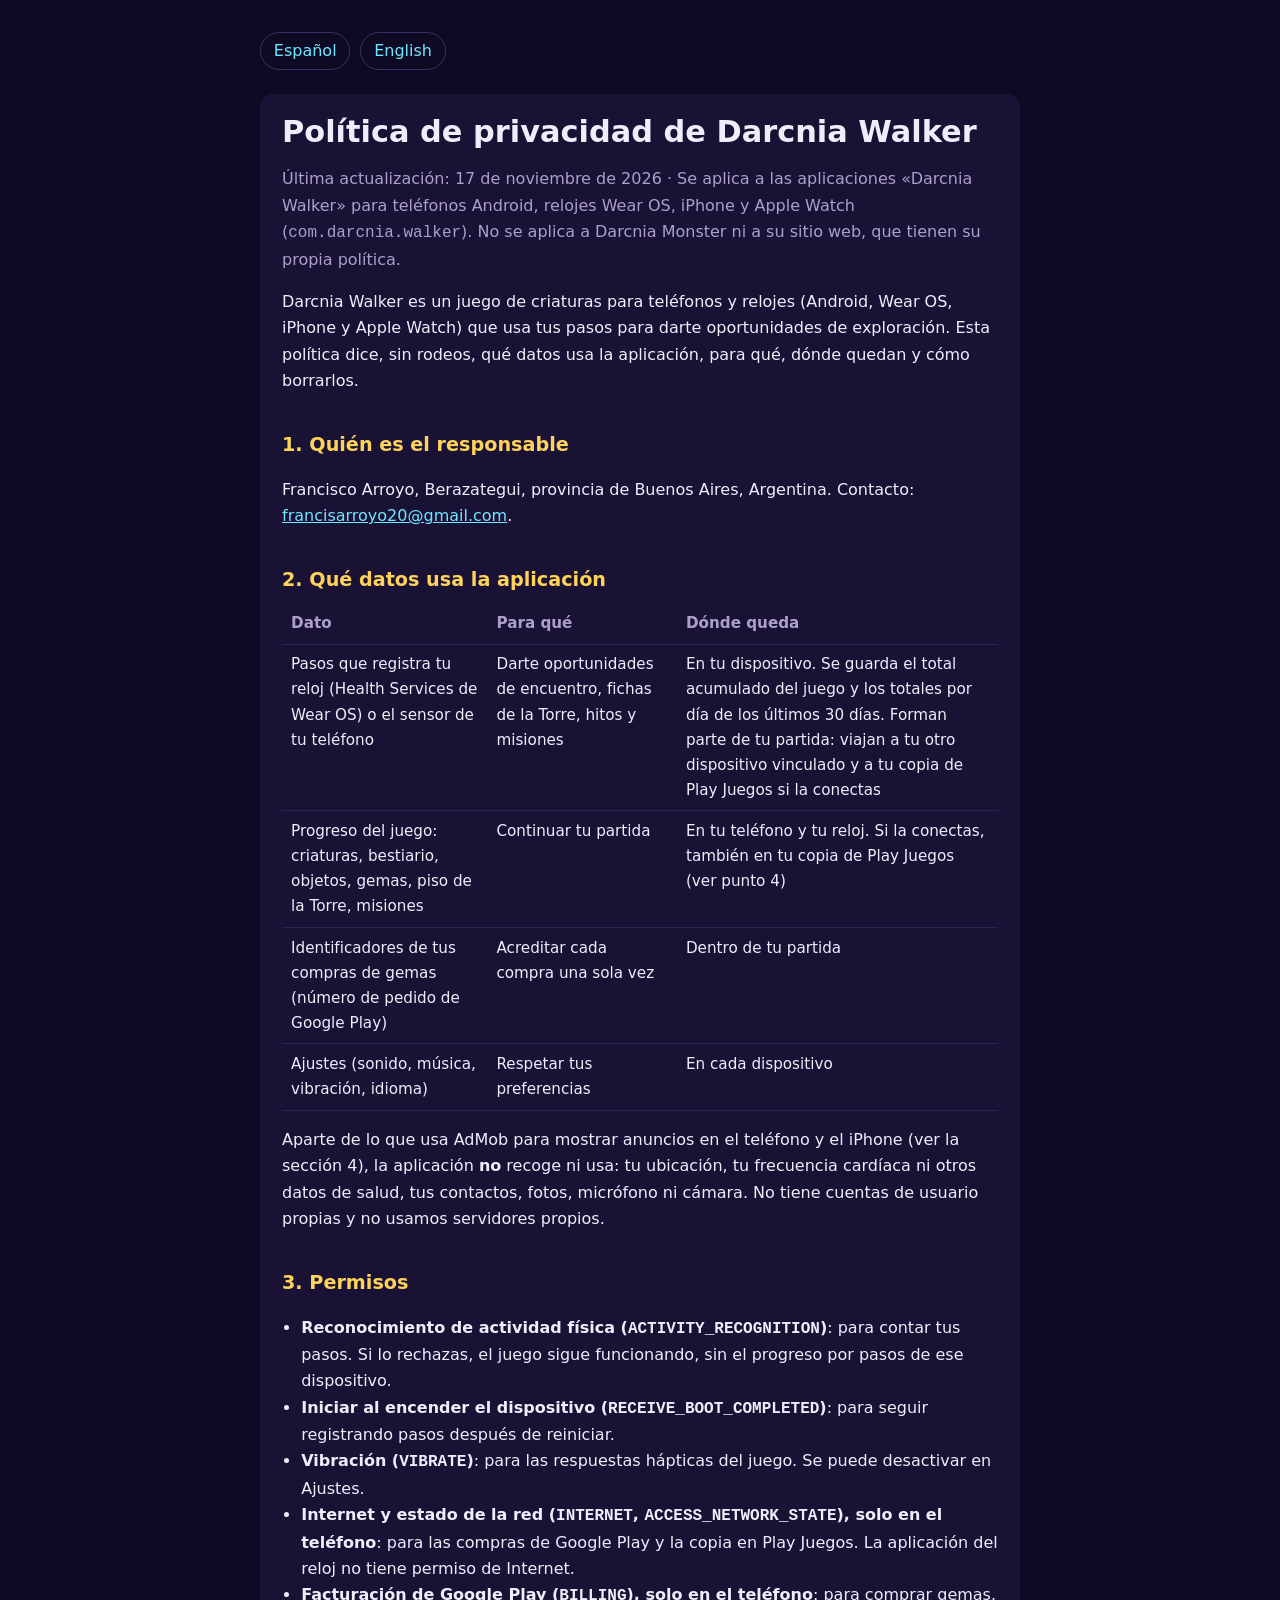
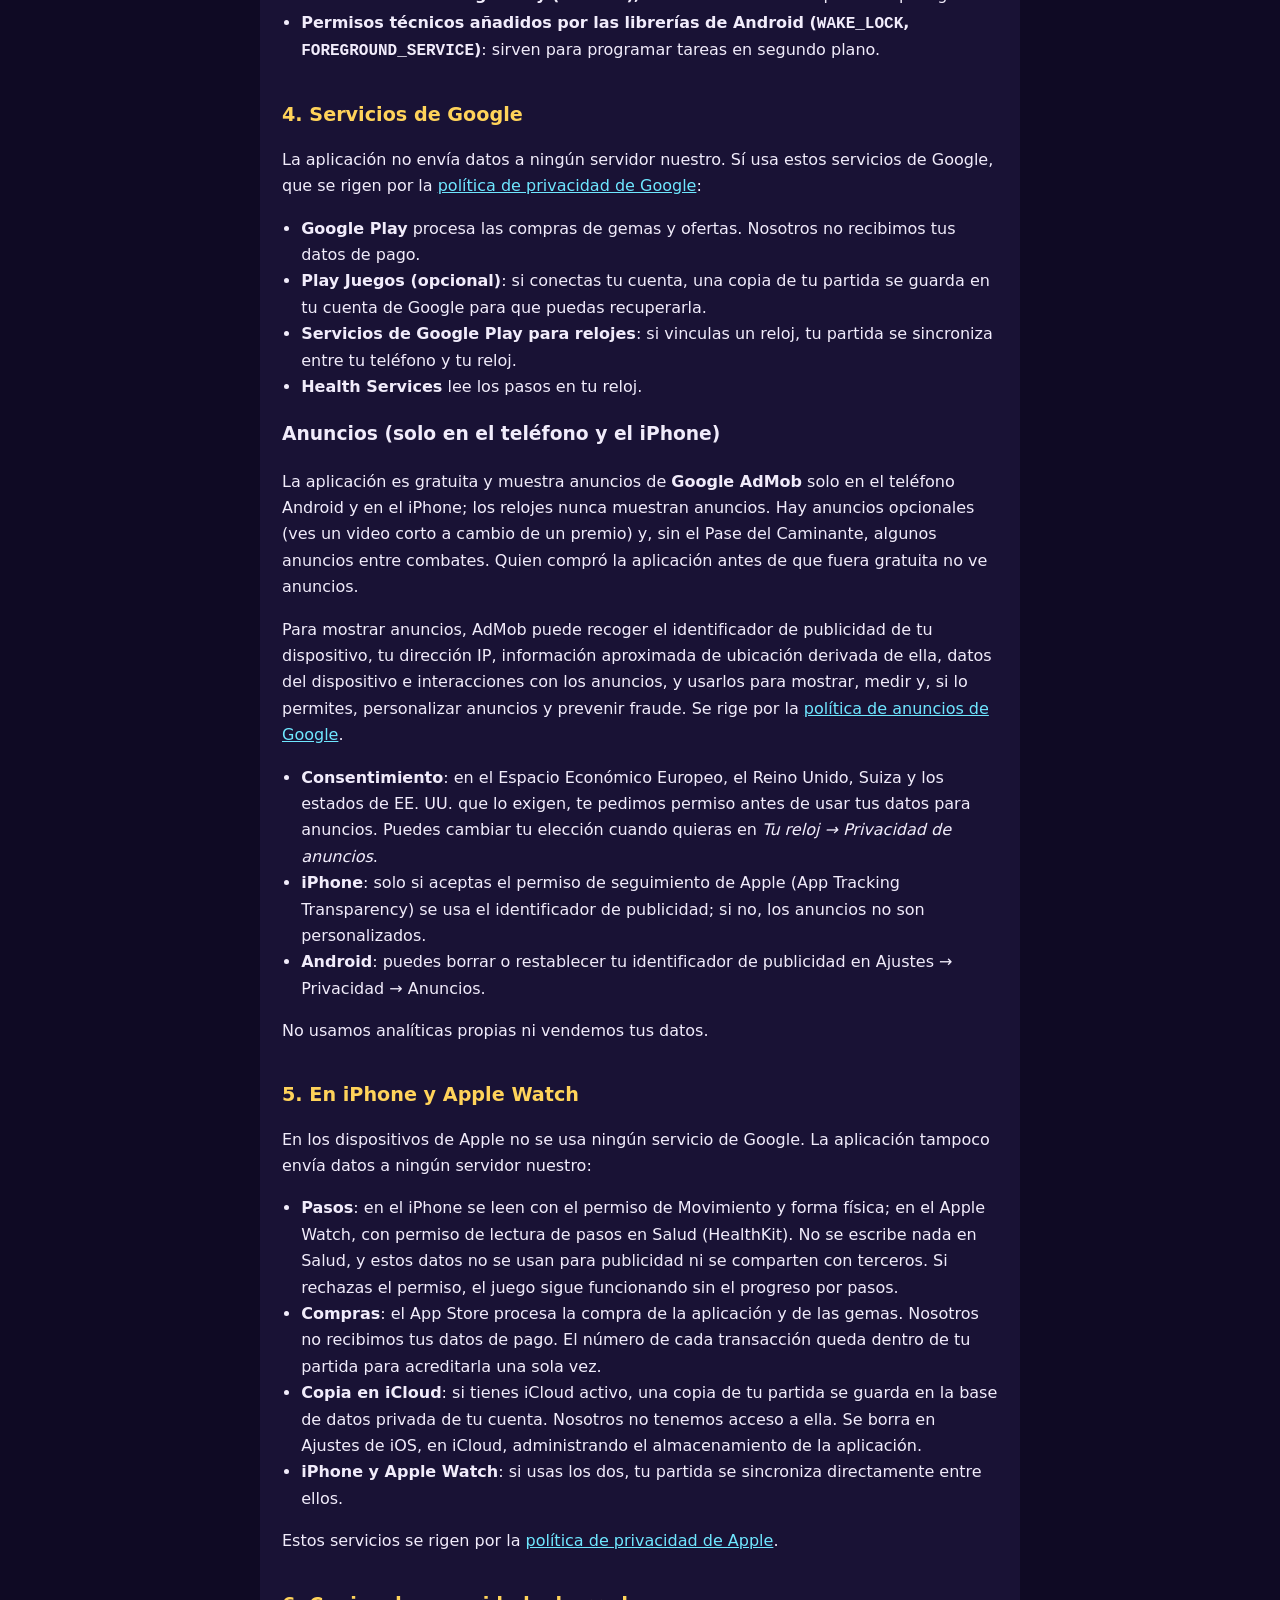
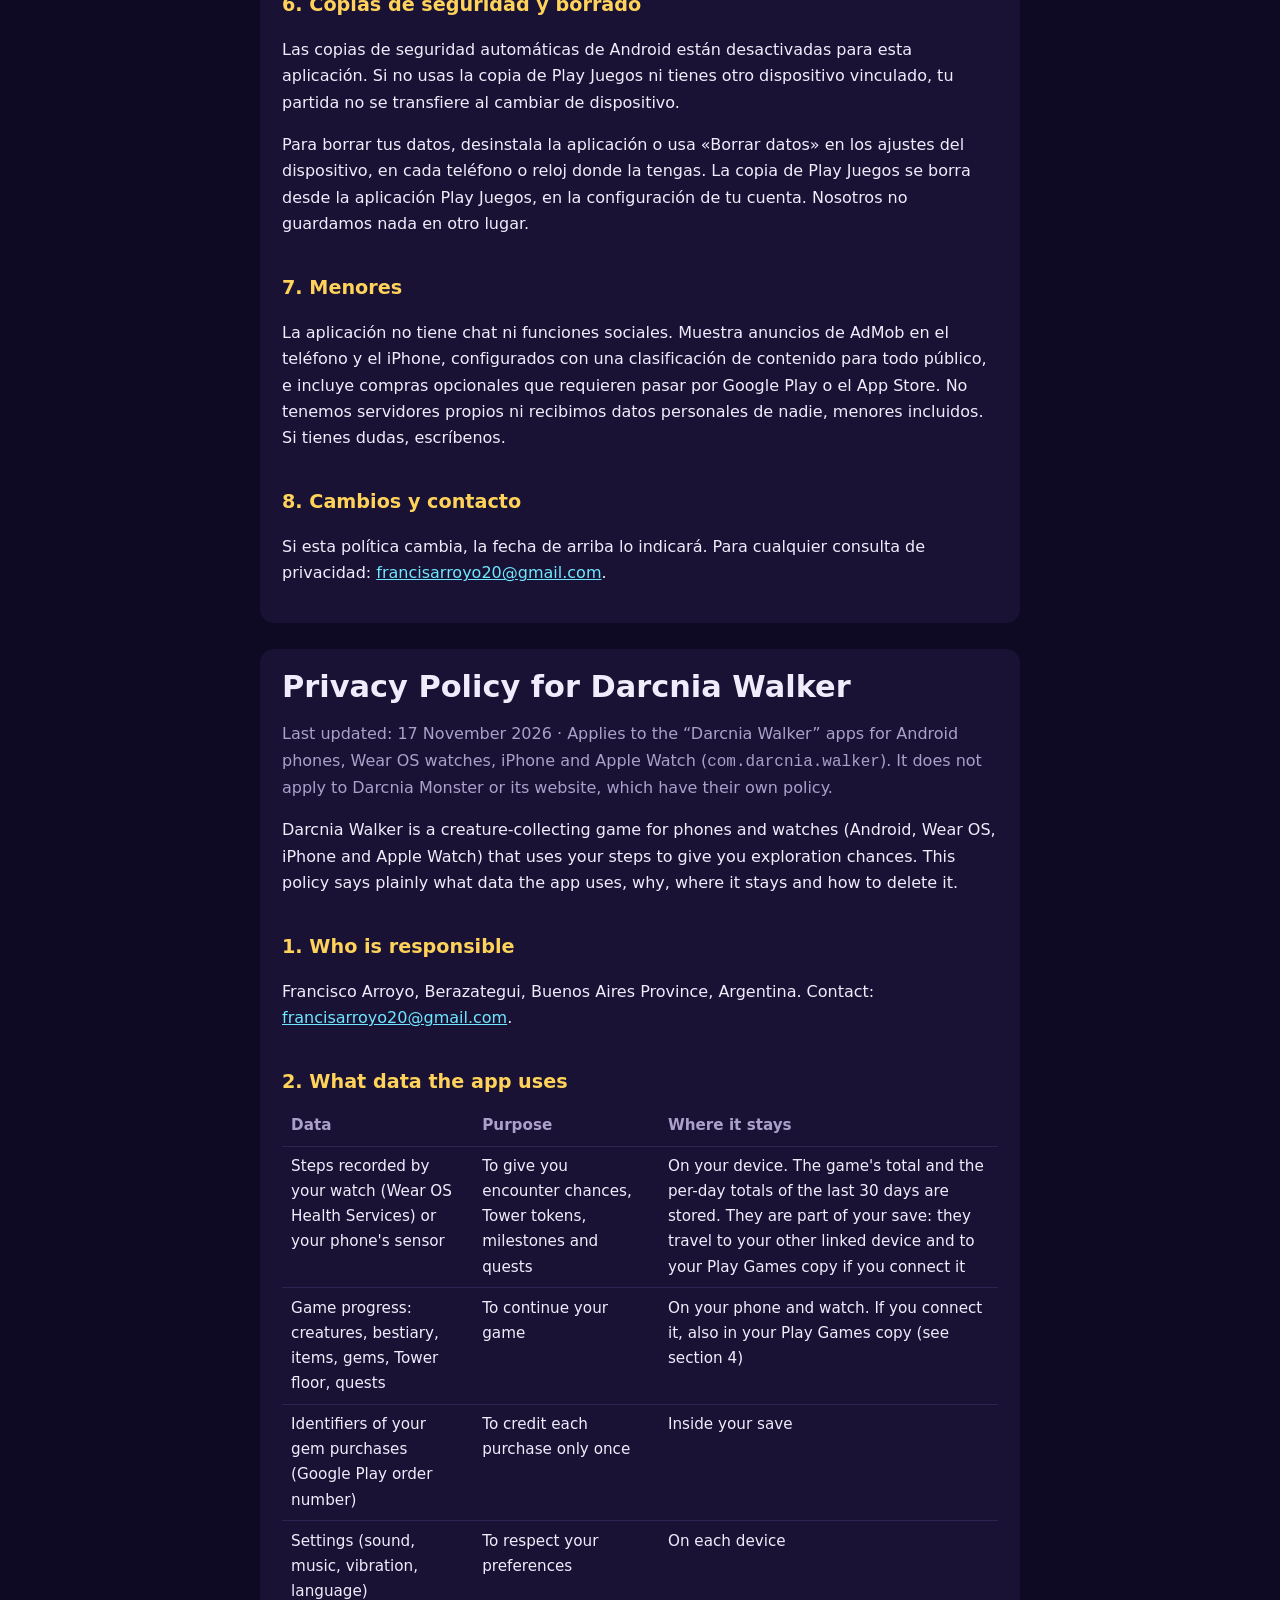
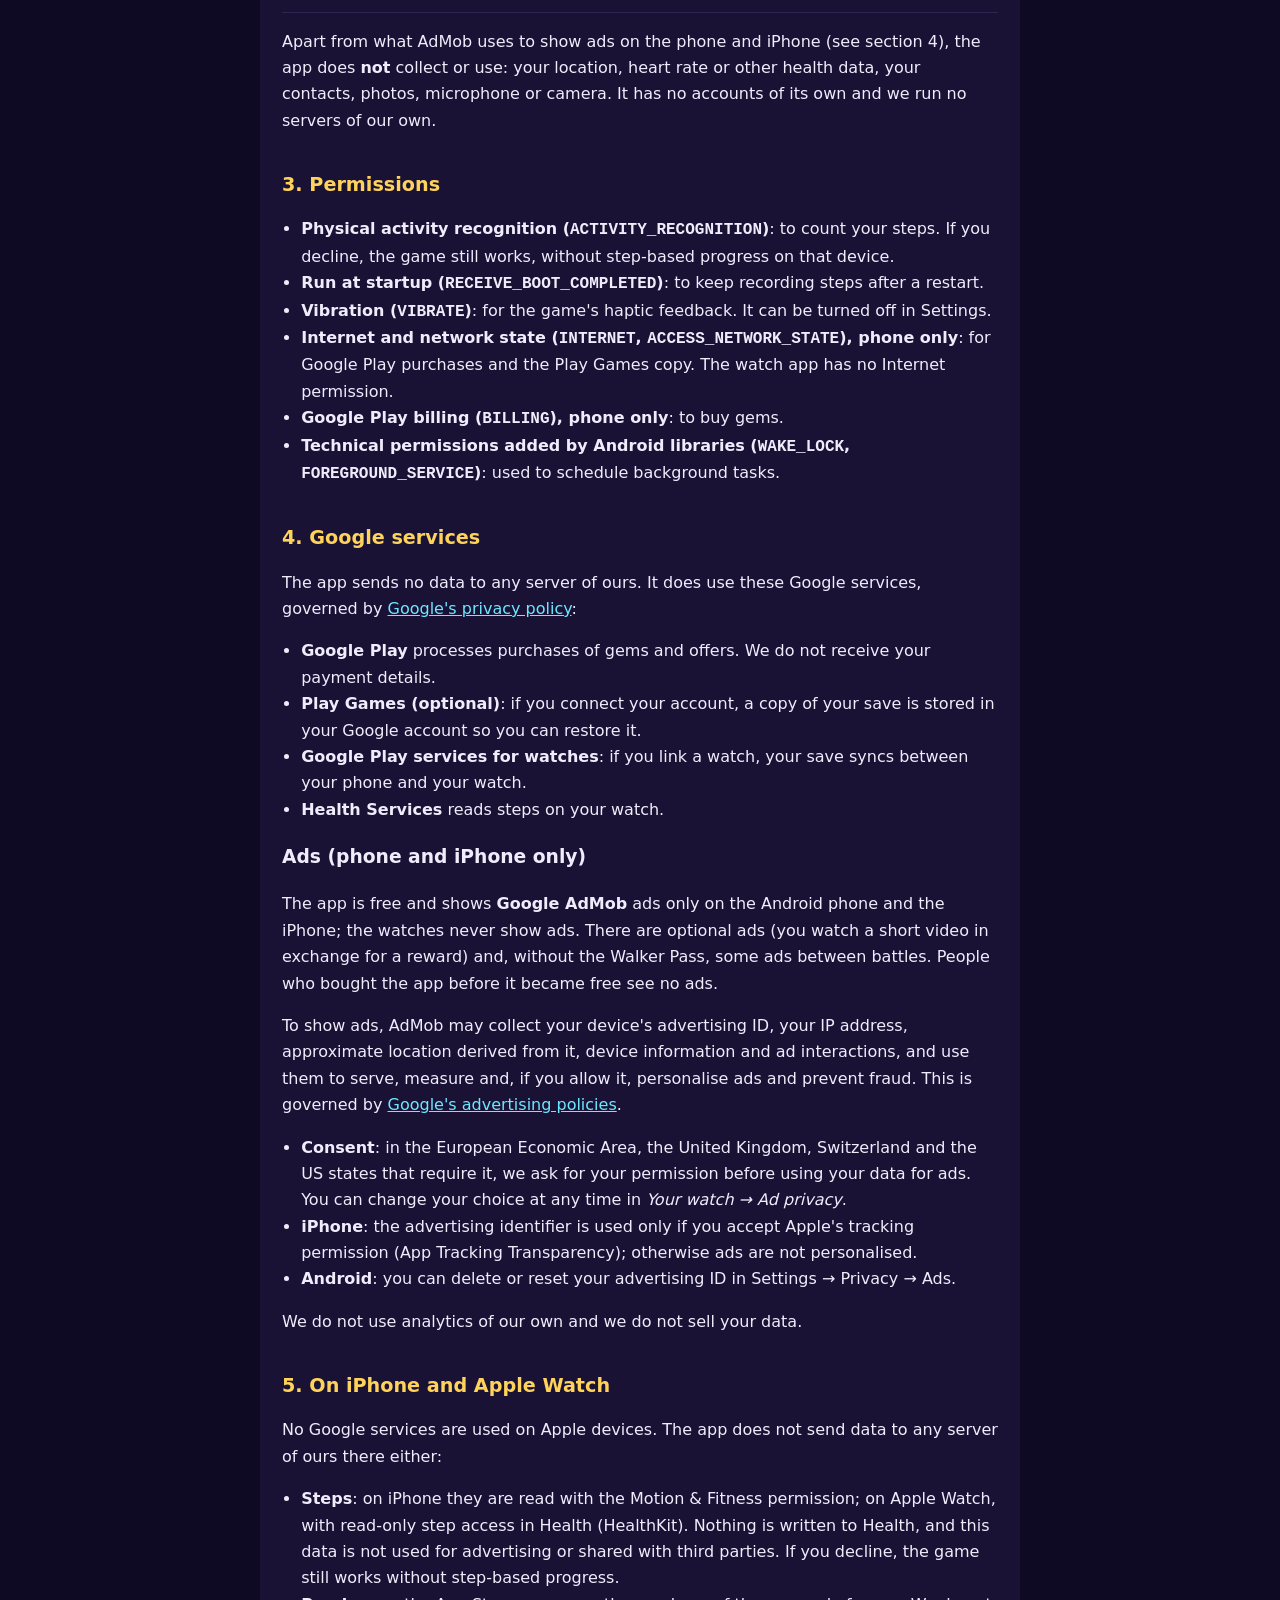
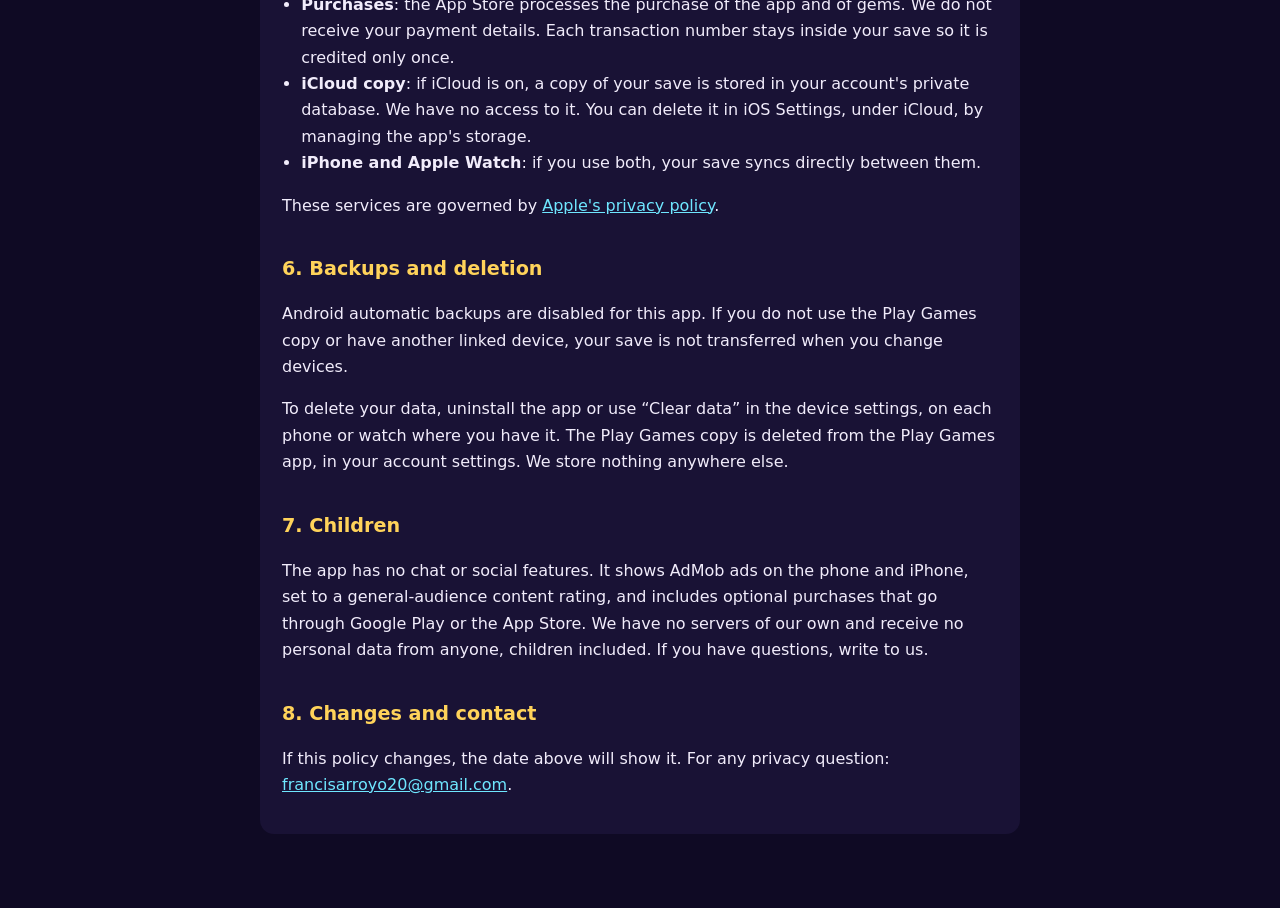
<file: privacidad-walker.html>
<!doctype html>
<html lang="es">
<head>
<meta charset="utf-8">
<meta name="viewport" content="width=device-width, initial-scale=1">
<title>Política de privacidad — Darcnia Walker Creature RPG</title>
<style>
  :root { --bg:#0f0a24; --panel:#191235; --ink:#f1ecfb; --muted:#aaa0c9; --gold:#ffd35a; --aether:#6fe7ff; }
  * { box-sizing: border-box; }
  body { margin:0; background:var(--bg); color:var(--ink); font:16px/1.65 system-ui,-apple-system,"Segoe UI",Roboto,sans-serif; padding:32px 16px 64px; }
  main { max-width:760px; margin:0 auto; }
  h1 { font-size:1.9rem; line-height:1.2; margin:0 0 .3em; }
  h2 { font-size:1.2rem; color:var(--gold); margin:1.8em 0 .4em; }
  p, li { color:var(--ink); }
  small, .muted { color:var(--muted); }
  a { color:var(--aether); }
  ul { padding-left:1.2em; }
  .lang { display:flex; gap:10px; margin:0 0 1.5em; }
  .lang a { padding:.3em .8em; border:1px solid #3a2f66; border-radius:999px; text-decoration:none; }
  section { background:var(--panel); border-radius:14px; padding:20px 22px; margin:0 0 26px; }
  table { width:100%; border-collapse:collapse; font-size:.95rem; }
  td, th { text-align:left; padding:.5em .6em; border-bottom:1px solid #2c2552; vertical-align:top; }
  th { color:var(--muted); font-weight:600; }
</style>
</head>
<body>
<main>
<div class="lang"><a href="#es">Español</a><a href="#en">English</a></div>

<section id="es" lang="es">
<h1>Política de privacidad de Darcnia Walker</h1>
<p class="muted">Última actualización: 17 de noviembre de 2026 · Se aplica a las aplicaciones «Darcnia Walker» para teléfonos Android, relojes Wear OS, iPhone y Apple Watch (<code>com.darcnia.walker</code>). No se aplica a Darcnia Monster ni a su sitio web, que tienen su propia política.</p>

<p>Darcnia Walker es un juego de criaturas para teléfonos y relojes (Android, Wear OS, iPhone y Apple Watch) que usa tus pasos para darte oportunidades de exploración. Esta política dice, sin rodeos, qué datos usa la aplicación, para qué, dónde quedan y cómo borrarlos.</p>

<h2>1. Quién es el responsable</h2>
<p>Francisco Arroyo, Berazategui, provincia de Buenos Aires, Argentina. Contacto: <a href="mailto:francisarroyo20@gmail.com">francisarroyo20@gmail.com</a>.</p>

<h2>2. Qué datos usa la aplicación</h2>
<table>
<tr><th>Dato</th><th>Para qué</th><th>Dónde queda</th></tr>
<tr><td>Pasos que registra tu reloj (Health Services de Wear OS) o el sensor de tu teléfono</td><td>Darte oportunidades de encuentro, fichas de la Torre, hitos y misiones</td><td>En tu dispositivo. Se guarda el total acumulado del juego y los totales por día de los últimos 30 días. Forman parte de tu partida: viajan a tu otro dispositivo vinculado y a tu copia de Play Juegos si la conectas</td></tr>
<tr><td>Progreso del juego: criaturas, bestiario, objetos, gemas, piso de la Torre, misiones</td><td>Continuar tu partida</td><td>En tu teléfono y tu reloj. Si la conectas, también en tu copia de Play Juegos (ver punto 4)</td></tr>
<tr><td>Identificadores de tus compras de gemas (número de pedido de Google Play)</td><td>Acreditar cada compra una sola vez</td><td>Dentro de tu partida</td></tr>
<tr><td>Ajustes (sonido, música, vibración, idioma)</td><td>Respetar tus preferencias</td><td>En cada dispositivo</td></tr>
</table>
<p>Aparte de lo que usa AdMob para mostrar anuncios en el teléfono y el iPhone (ver la sección 4), la aplicación <strong>no</strong> recoge ni usa: tu ubicación, tu frecuencia cardíaca ni otros datos de salud, tus contactos, fotos, micrófono ni cámara. No tiene cuentas de usuario propias y no usamos servidores propios.</p>

<h2>3. Permisos</h2>
<ul>
<li><strong>Reconocimiento de actividad física (<code>ACTIVITY_RECOGNITION</code>)</strong>: para contar tus pasos. Si lo rechazas, el juego sigue funcionando, sin el progreso por pasos de ese dispositivo.</li>
<li><strong>Iniciar al encender el dispositivo (<code>RECEIVE_BOOT_COMPLETED</code>)</strong>: para seguir registrando pasos después de reiniciar.</li>
<li><strong>Vibración (<code>VIBRATE</code>)</strong>: para las respuestas hápticas del juego. Se puede desactivar en Ajustes.</li>
<li><strong>Internet y estado de la red (<code>INTERNET</code>, <code>ACCESS_NETWORK_STATE</code>), solo en el teléfono</strong>: para las compras de Google Play y la copia en Play Juegos. La aplicación del reloj no tiene permiso de Internet.</li>
<li><strong>Facturación de Google Play (<code>BILLING</code>), solo en el teléfono</strong>: para comprar gemas.</li>
<li><strong>Permisos técnicos añadidos por las librerías de Android (<code>WAKE_LOCK</code>, <code>FOREGROUND_SERVICE</code>)</strong>: sirven para programar tareas en segundo plano.</li>
</ul>

<h2>4. Servicios de Google</h2>
<p>La aplicación no envía datos a ningún servidor nuestro. Sí usa estos servicios de Google, que se rigen por la <a href="https://policies.google.com/privacy">política de privacidad de Google</a>:</p>
<ul>
<li><strong>Google Play</strong> procesa las compras de gemas y ofertas. Nosotros no recibimos tus datos de pago.</li>
<li><strong>Play Juegos (opcional)</strong>: si conectas tu cuenta, una copia de tu partida se guarda en tu cuenta de Google para que puedas recuperarla.</li>
<li><strong>Servicios de Google Play para relojes</strong>: si vinculas un reloj, tu partida se sincroniza entre tu teléfono y tu reloj.</li>
<li><strong>Health Services</strong> lee los pasos en tu reloj.</li>
</ul>
<h3>Anuncios (solo en el teléfono y el iPhone)</h3>
<p>La aplicación es gratuita y muestra anuncios de <strong>Google AdMob</strong> solo en el teléfono Android y en el iPhone; los relojes nunca muestran anuncios. Hay anuncios opcionales (ves un video corto a cambio de un premio) y, sin el Pase del Caminante, algunos anuncios entre combates. Quien compró la aplicación antes de que fuera gratuita no ve anuncios.</p>
<p>Para mostrar anuncios, AdMob puede recoger el identificador de publicidad de tu dispositivo, tu dirección IP, información aproximada de ubicación derivada de ella, datos del dispositivo e interacciones con los anuncios, y usarlos para mostrar, medir y, si lo permites, personalizar anuncios y prevenir fraude. Se rige por la <a href="https://policies.google.com/technologies/ads">política de anuncios de Google</a>.</p>
<ul>
<li><strong>Consentimiento</strong>: en el Espacio Económico Europeo, el Reino Unido, Suiza y los estados de EE. UU. que lo exigen, te pedimos permiso antes de usar tus datos para anuncios. Puedes cambiar tu elección cuando quieras en <em>Tu reloj → Privacidad de anuncios</em>.</li>
<li><strong>iPhone</strong>: solo si aceptas el permiso de seguimiento de Apple (App Tracking Transparency) se usa el identificador de publicidad; si no, los anuncios no son personalizados.</li>
<li><strong>Android</strong>: puedes borrar o restablecer tu identificador de publicidad en Ajustes → Privacidad → Anuncios.</li>
</ul>
<p>No usamos analíticas propias ni vendemos tus datos.</p>

<h2>5. En iPhone y Apple Watch</h2>
<p>En los dispositivos de Apple no se usa ningún servicio de Google. La aplicación tampoco envía datos a ningún servidor nuestro:</p>
<ul>
<li><strong>Pasos</strong>: en el iPhone se leen con el permiso de Movimiento y forma física; en el Apple Watch, con permiso de lectura de pasos en Salud (HealthKit). No se escribe nada en Salud, y estos datos no se usan para publicidad ni se comparten con terceros. Si rechazas el permiso, el juego sigue funcionando sin el progreso por pasos.</li>
<li><strong>Compras</strong>: el App Store procesa la compra de la aplicación y de las gemas. Nosotros no recibimos tus datos de pago. El número de cada transacción queda dentro de tu partida para acreditarla una sola vez.</li>
<li><strong>Copia en iCloud</strong>: si tienes iCloud activo, una copia de tu partida se guarda en la base de datos privada de tu cuenta. Nosotros no tenemos acceso a ella. Se borra en Ajustes de iOS, en iCloud, administrando el almacenamiento de la aplicación.</li>
<li><strong>iPhone y Apple Watch</strong>: si usas los dos, tu partida se sincroniza directamente entre ellos.</li>
</ul>
<p>Estos servicios se rigen por la <a href="https://www.apple.com/legal/privacy/">política de privacidad de Apple</a>.</p>

<h2>6. Copias de seguridad y borrado</h2>
<p>Las copias de seguridad automáticas de Android están desactivadas para esta aplicación. Si no usas la copia de Play Juegos ni tienes otro dispositivo vinculado, tu partida no se transfiere al cambiar de dispositivo.</p>
<p>Para borrar tus datos, desinstala la aplicación o usa «Borrar datos» en los ajustes del dispositivo, en cada teléfono o reloj donde la tengas. La copia de Play Juegos se borra desde la aplicación Play Juegos, en la configuración de tu cuenta. Nosotros no guardamos nada en otro lugar.</p>

<h2>7. Menores</h2>
<p>La aplicación no tiene chat ni funciones sociales. Muestra anuncios de AdMob en el teléfono y el iPhone, configurados con una clasificación de contenido para todo público, e incluye compras opcionales que requieren pasar por Google Play o el App Store. No tenemos servidores propios ni recibimos datos personales de nadie, menores incluidos. Si tienes dudas, escríbenos.</p>

<h2>8. Cambios y contacto</h2>
<p>Si esta política cambia, la fecha de arriba lo indicará. Para cualquier consulta de privacidad: <a href="mailto:francisarroyo20@gmail.com">francisarroyo20@gmail.com</a>.</p>
</section>

<section id="en" lang="en">
<h1>Privacy Policy for Darcnia Walker</h1>
<p class="muted">Last updated: 17 November 2026 · Applies to the “Darcnia Walker” apps for Android phones, Wear OS watches, iPhone and Apple Watch (<code>com.darcnia.walker</code>). It does not apply to Darcnia Monster or its website, which have their own policy.</p>

<p>Darcnia Walker is a creature-collecting game for phones and watches (Android, Wear OS, iPhone and Apple Watch) that uses your steps to give you exploration chances. This policy says plainly what data the app uses, why, where it stays and how to delete it.</p>

<h2>1. Who is responsible</h2>
<p>Francisco Arroyo, Berazategui, Buenos Aires Province, Argentina. Contact: <a href="mailto:francisarroyo20@gmail.com">francisarroyo20@gmail.com</a>.</p>

<h2>2. What data the app uses</h2>
<table>
<tr><th>Data</th><th>Purpose</th><th>Where it stays</th></tr>
<tr><td>Steps recorded by your watch (Wear OS Health Services) or your phone's sensor</td><td>To give you encounter chances, Tower tokens, milestones and quests</td><td>On your device. The game's total and the per-day totals of the last 30 days are stored. They are part of your save: they travel to your other linked device and to your Play Games copy if you connect it</td></tr>
<tr><td>Game progress: creatures, bestiary, items, gems, Tower floor, quests</td><td>To continue your game</td><td>On your phone and watch. If you connect it, also in your Play Games copy (see section 4)</td></tr>
<tr><td>Identifiers of your gem purchases (Google Play order number)</td><td>To credit each purchase only once</td><td>Inside your save</td></tr>
<tr><td>Settings (sound, music, vibration, language)</td><td>To respect your preferences</td><td>On each device</td></tr>
</table>
<p>Apart from what AdMob uses to show ads on the phone and iPhone (see section 4), the app does <strong>not</strong> collect or use: your location, heart rate or other health data, your contacts, photos, microphone or camera. It has no accounts of its own and we run no servers of our own.</p>

<h2>3. Permissions</h2>
<ul>
<li><strong>Physical activity recognition (<code>ACTIVITY_RECOGNITION</code>)</strong>: to count your steps. If you decline, the game still works, without step-based progress on that device.</li>
<li><strong>Run at startup (<code>RECEIVE_BOOT_COMPLETED</code>)</strong>: to keep recording steps after a restart.</li>
<li><strong>Vibration (<code>VIBRATE</code>)</strong>: for the game's haptic feedback. It can be turned off in Settings.</li>
<li><strong>Internet and network state (<code>INTERNET</code>, <code>ACCESS_NETWORK_STATE</code>), phone only</strong>: for Google Play purchases and the Play Games copy. The watch app has no Internet permission.</li>
<li><strong>Google Play billing (<code>BILLING</code>), phone only</strong>: to buy gems.</li>
<li><strong>Technical permissions added by Android libraries (<code>WAKE_LOCK</code>, <code>FOREGROUND_SERVICE</code>)</strong>: used to schedule background tasks.</li>
</ul>

<h2>4. Google services</h2>
<p>The app sends no data to any server of ours. It does use these Google services, governed by <a href="https://policies.google.com/privacy">Google's privacy policy</a>:</p>
<ul>
<li><strong>Google Play</strong> processes purchases of gems and offers. We do not receive your payment details.</li>
<li><strong>Play Games (optional)</strong>: if you connect your account, a copy of your save is stored in your Google account so you can restore it.</li>
<li><strong>Google Play services for watches</strong>: if you link a watch, your save syncs between your phone and your watch.</li>
<li><strong>Health Services</strong> reads steps on your watch.</li>
</ul>
<h3>Ads (phone and iPhone only)</h3>
<p>The app is free and shows <strong>Google AdMob</strong> ads only on the Android phone and the iPhone; the watches never show ads. There are optional ads (you watch a short video in exchange for a reward) and, without the Walker Pass, some ads between battles. People who bought the app before it became free see no ads.</p>
<p>To show ads, AdMob may collect your device's advertising ID, your IP address, approximate location derived from it, device information and ad interactions, and use them to serve, measure and, if you allow it, personalise ads and prevent fraud. This is governed by <a href="https://policies.google.com/technologies/ads">Google's advertising policies</a>.</p>
<ul>
<li><strong>Consent</strong>: in the European Economic Area, the United Kingdom, Switzerland and the US states that require it, we ask for your permission before using your data for ads. You can change your choice at any time in <em>Your watch → Ad privacy</em>.</li>
<li><strong>iPhone</strong>: the advertising identifier is used only if you accept Apple's tracking permission (App Tracking Transparency); otherwise ads are not personalised.</li>
<li><strong>Android</strong>: you can delete or reset your advertising ID in Settings → Privacy → Ads.</li>
</ul>
<p>We do not use analytics of our own and we do not sell your data.</p>

<h2>5. On iPhone and Apple Watch</h2>
<p>No Google services are used on Apple devices. The app does not send data to any server of ours there either:</p>
<ul>
<li><strong>Steps</strong>: on iPhone they are read with the Motion &amp; Fitness permission; on Apple Watch, with read-only step access in Health (HealthKit). Nothing is written to Health, and this data is not used for advertising or shared with third parties. If you decline, the game still works without step-based progress.</li>
<li><strong>Purchases</strong>: the App Store processes the purchase of the app and of gems. We do not receive your payment details. Each transaction number stays inside your save so it is credited only once.</li>
<li><strong>iCloud copy</strong>: if iCloud is on, a copy of your save is stored in your account's private database. We have no access to it. You can delete it in iOS Settings, under iCloud, by managing the app's storage.</li>
<li><strong>iPhone and Apple Watch</strong>: if you use both, your save syncs directly between them.</li>
</ul>
<p>These services are governed by <a href="https://www.apple.com/legal/privacy/">Apple's privacy policy</a>.</p>

<h2>6. Backups and deletion</h2>
<p>Android automatic backups are disabled for this app. If you do not use the Play Games copy or have another linked device, your save is not transferred when you change devices.</p>
<p>To delete your data, uninstall the app or use “Clear data” in the device settings, on each phone or watch where you have it. The Play Games copy is deleted from the Play Games app, in your account settings. We store nothing anywhere else.</p>

<h2>7. Children</h2>
<p>The app has no chat or social features. It shows AdMob ads on the phone and iPhone, set to a general-audience content rating, and includes optional purchases that go through Google Play or the App Store. We have no servers of our own and receive no personal data from anyone, children included. If you have questions, write to us.</p>

<h2>8. Changes and contact</h2>
<p>If this policy changes, the date above will show it. For any privacy question: <a href="mailto:francisarroyo20@gmail.com">francisarroyo20@gmail.com</a>.</p>
</section>
</main>
</body>
</html>
</file>
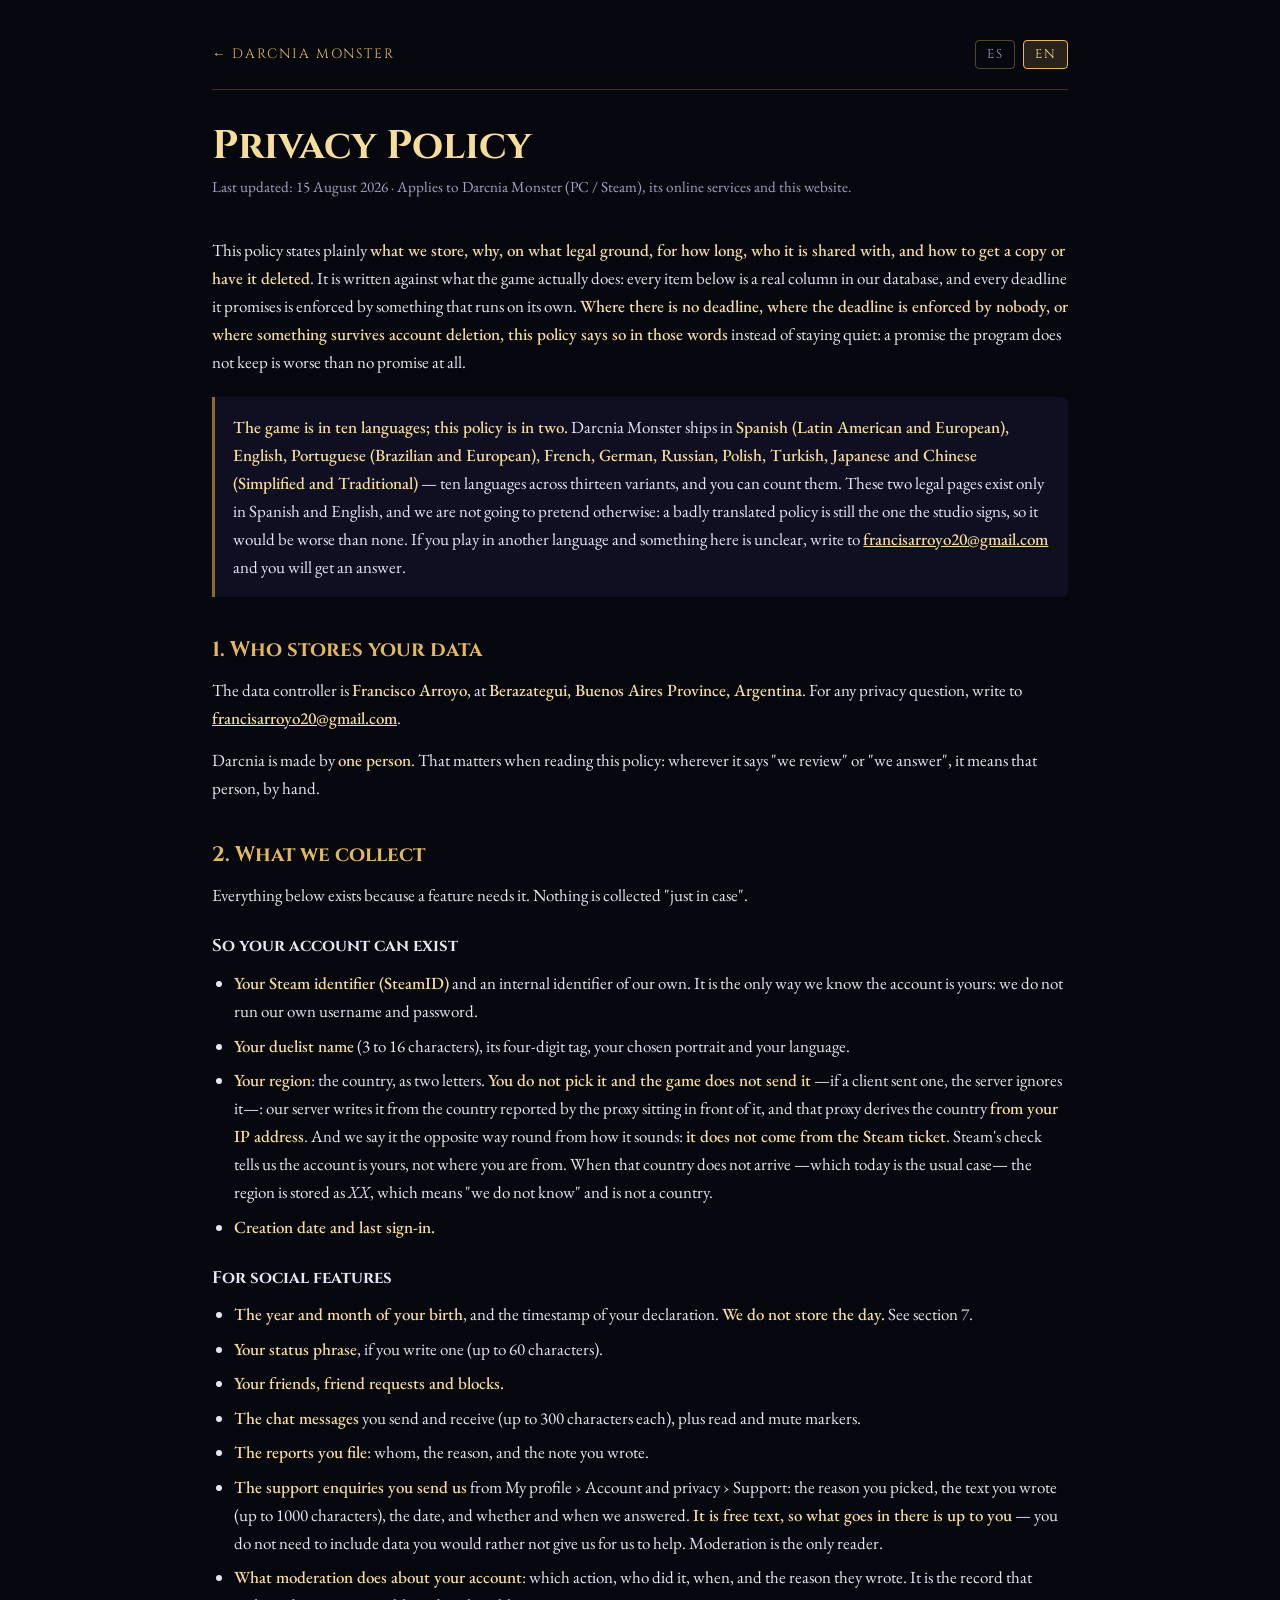
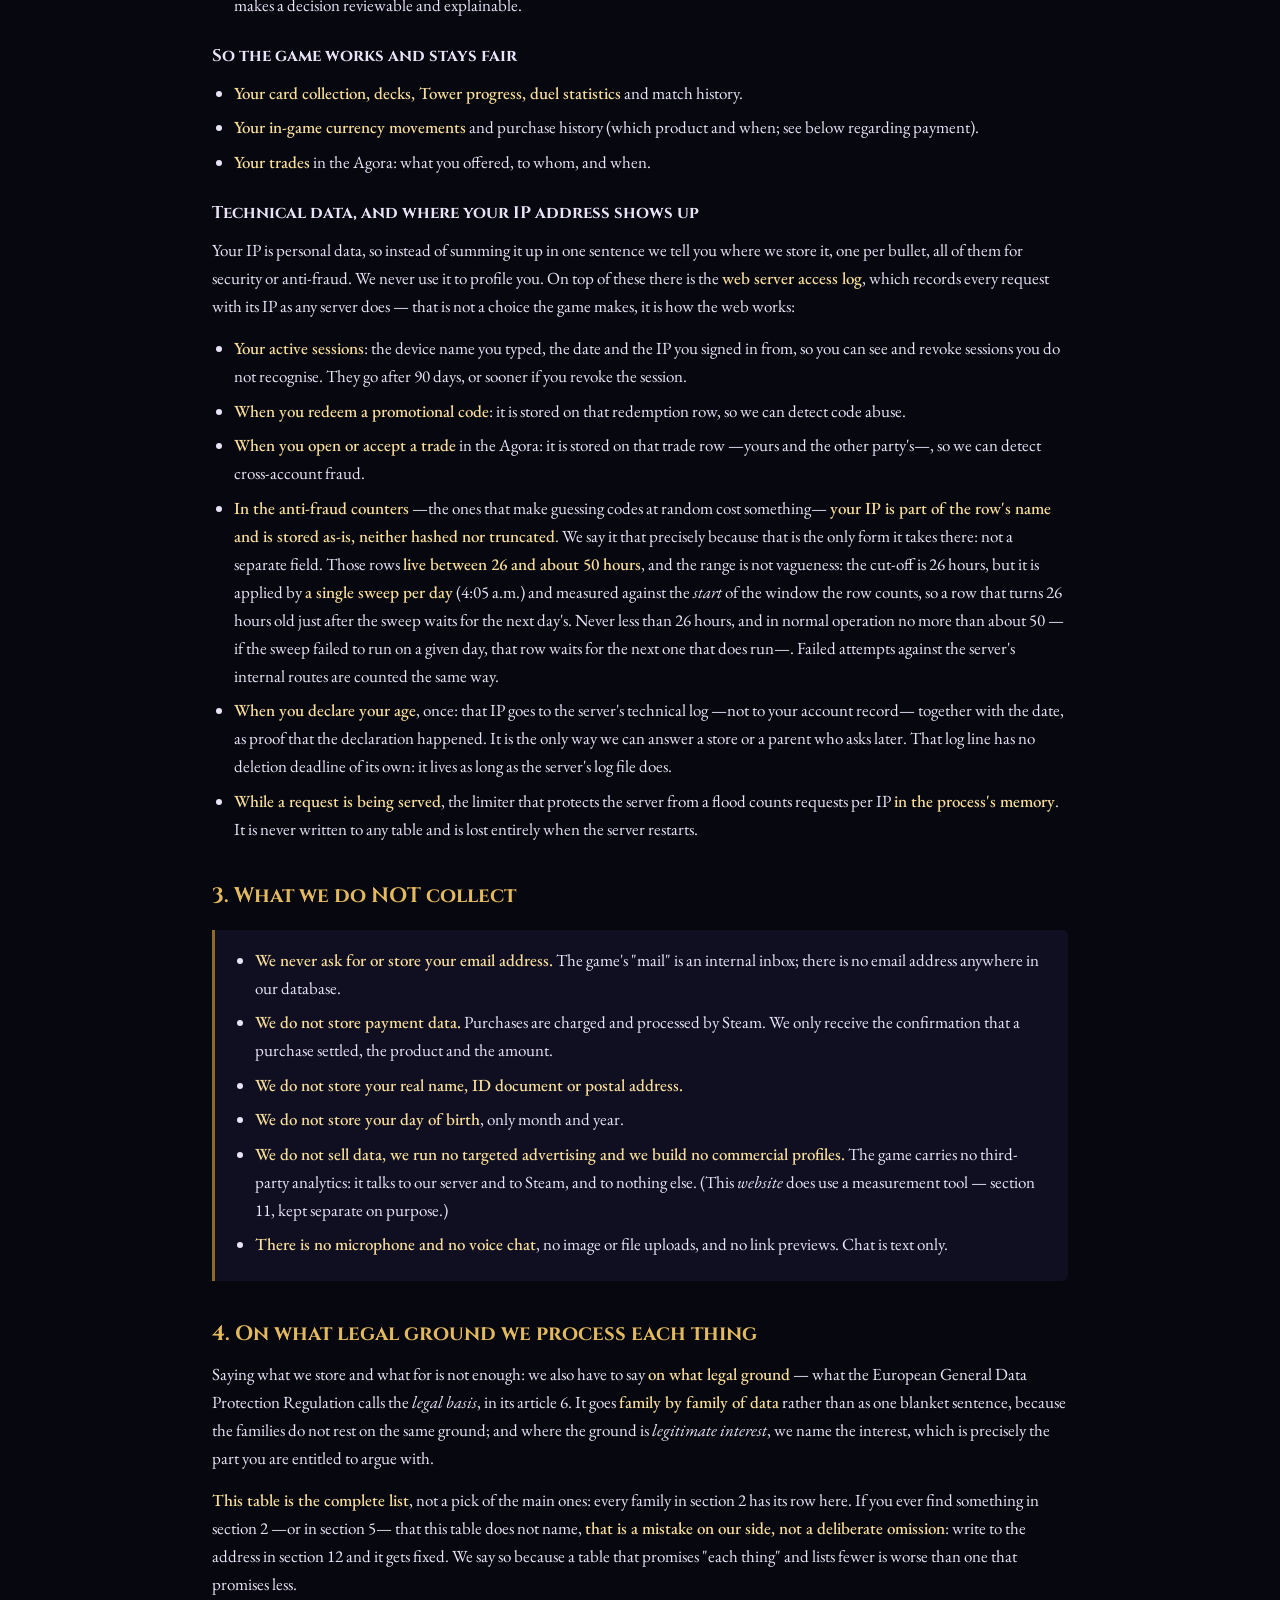
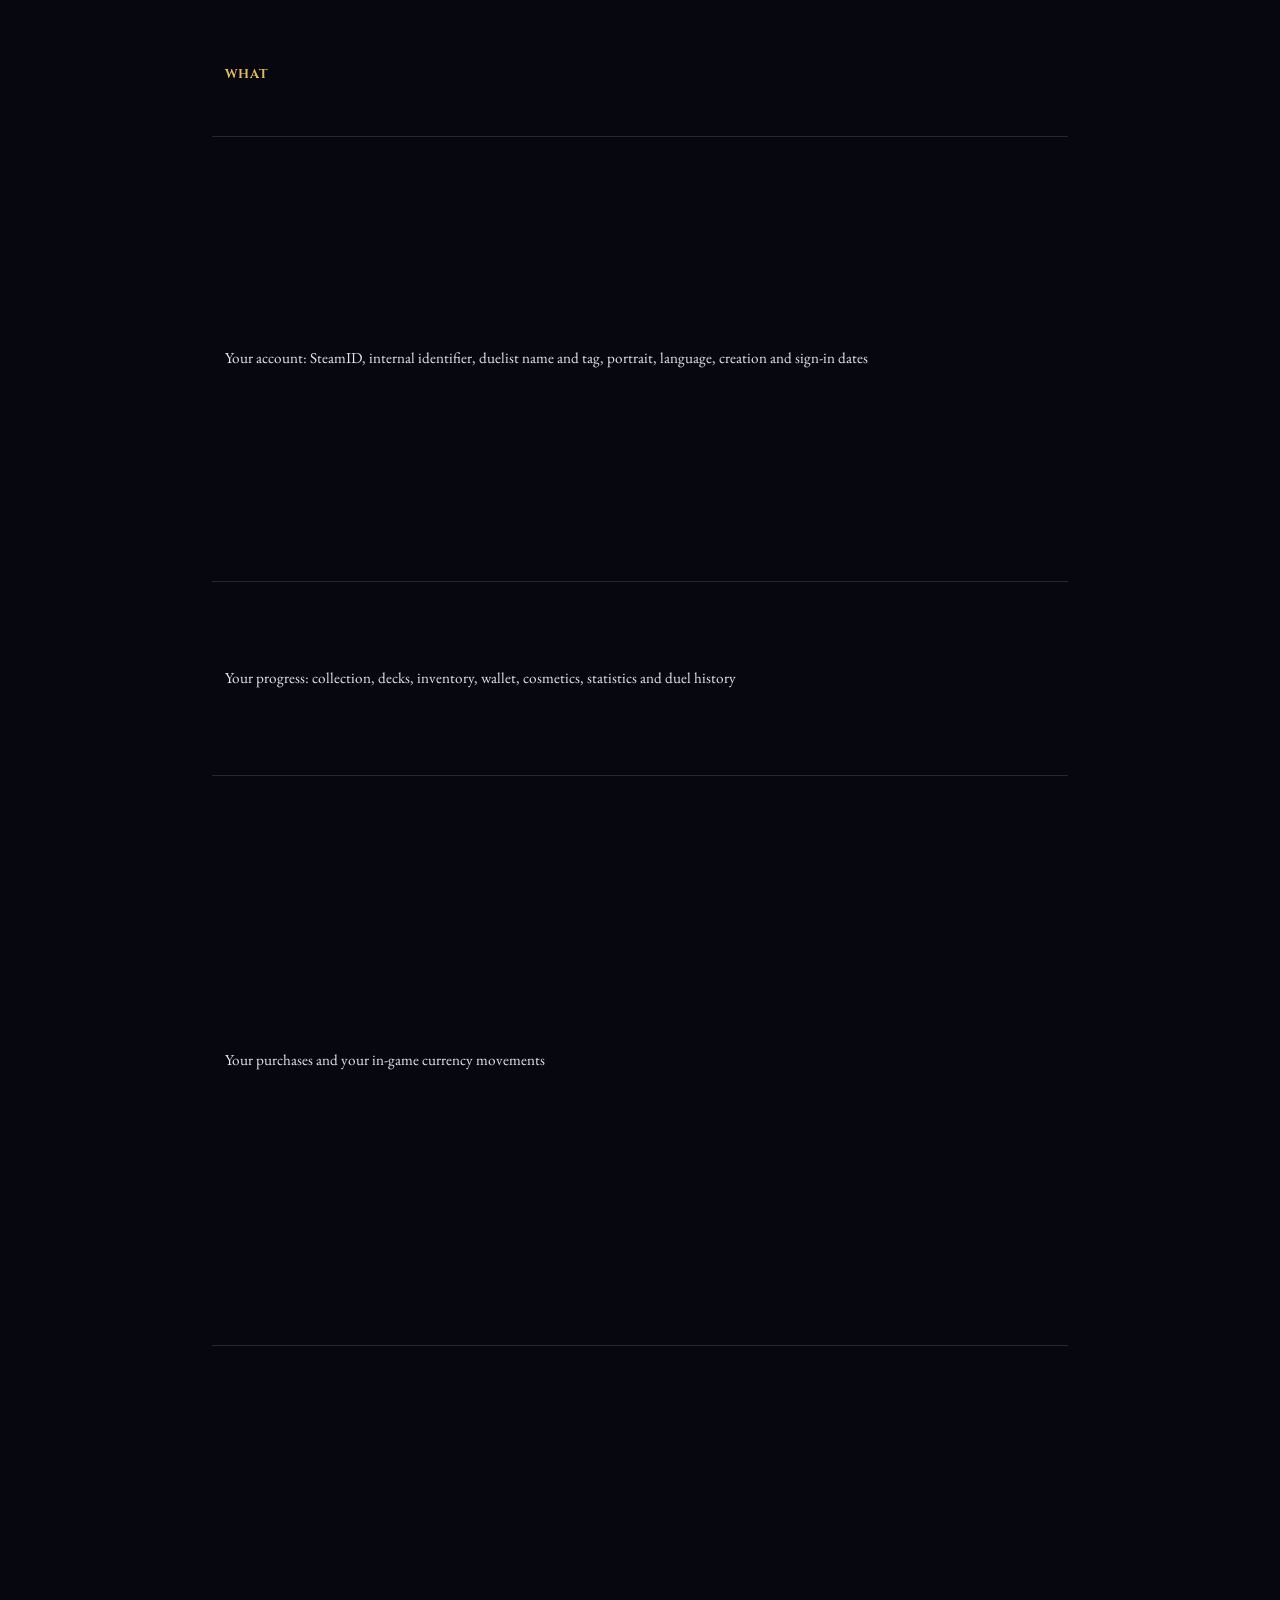
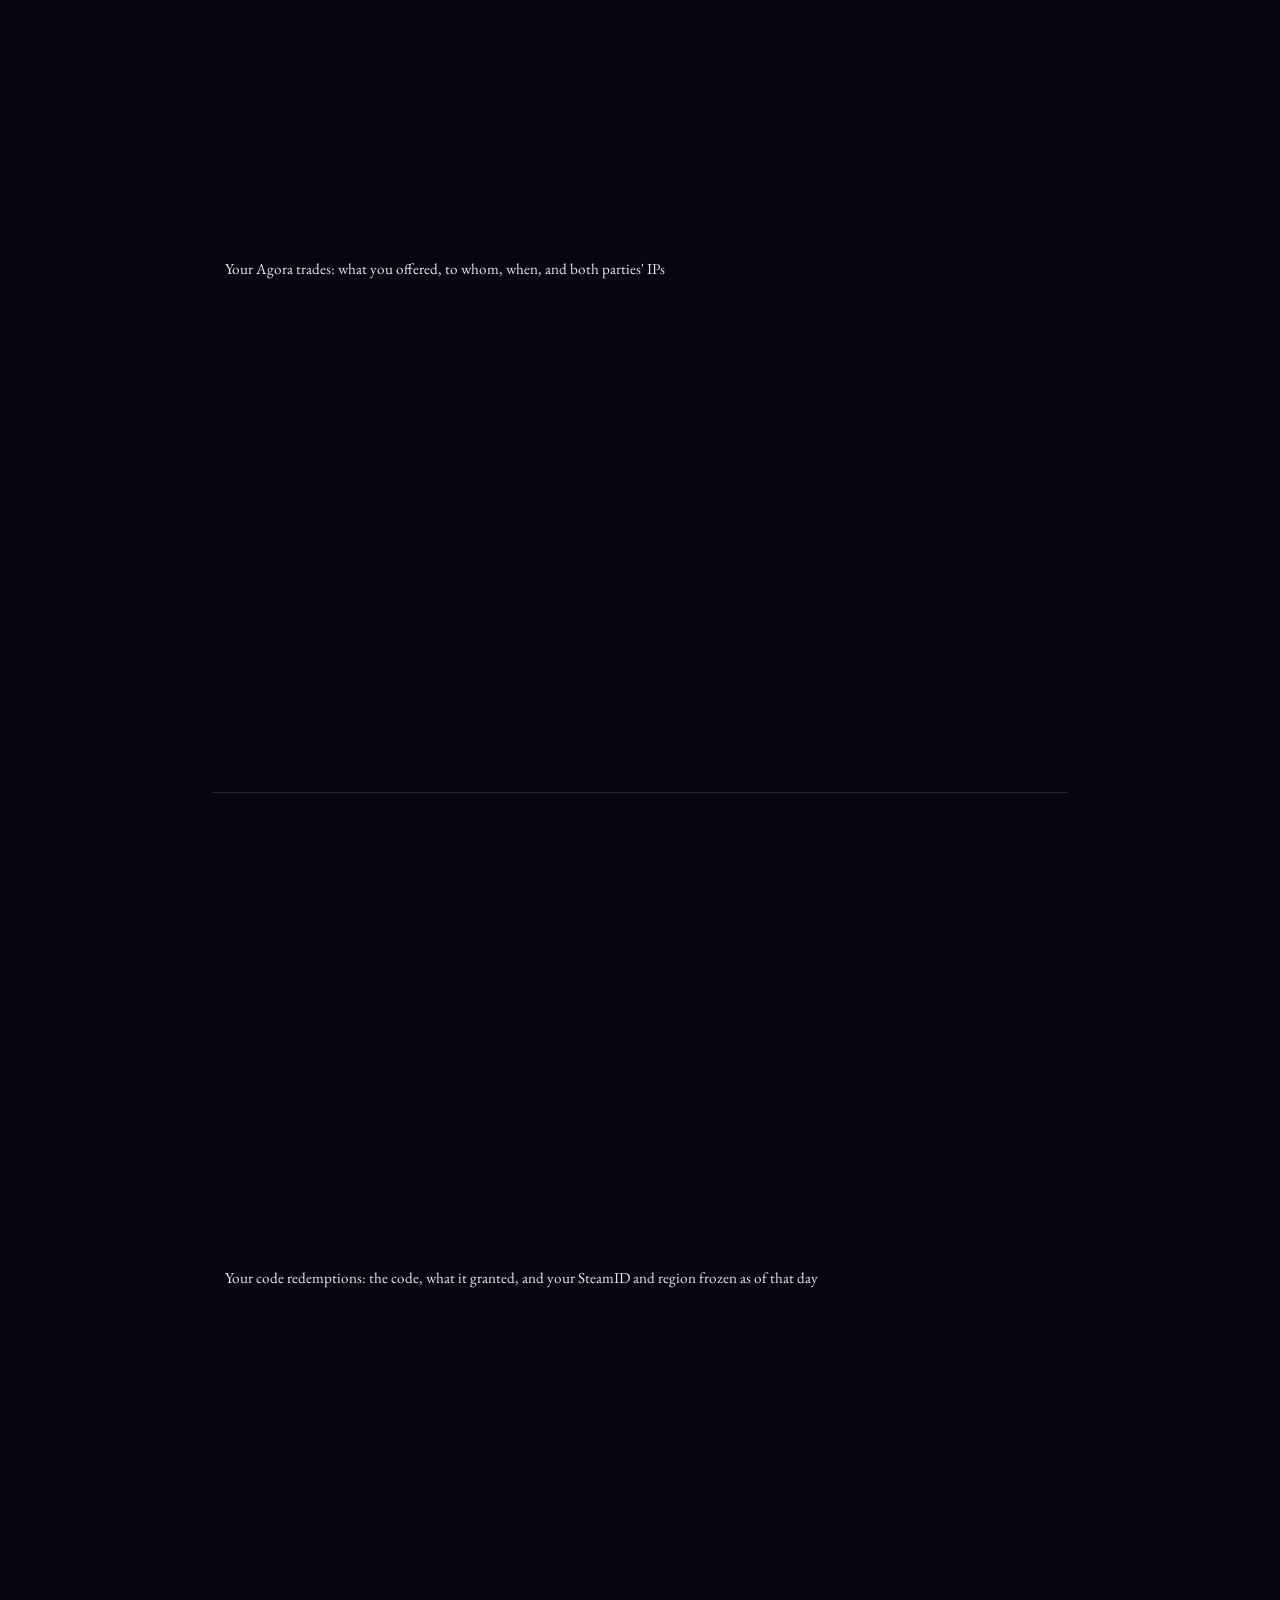
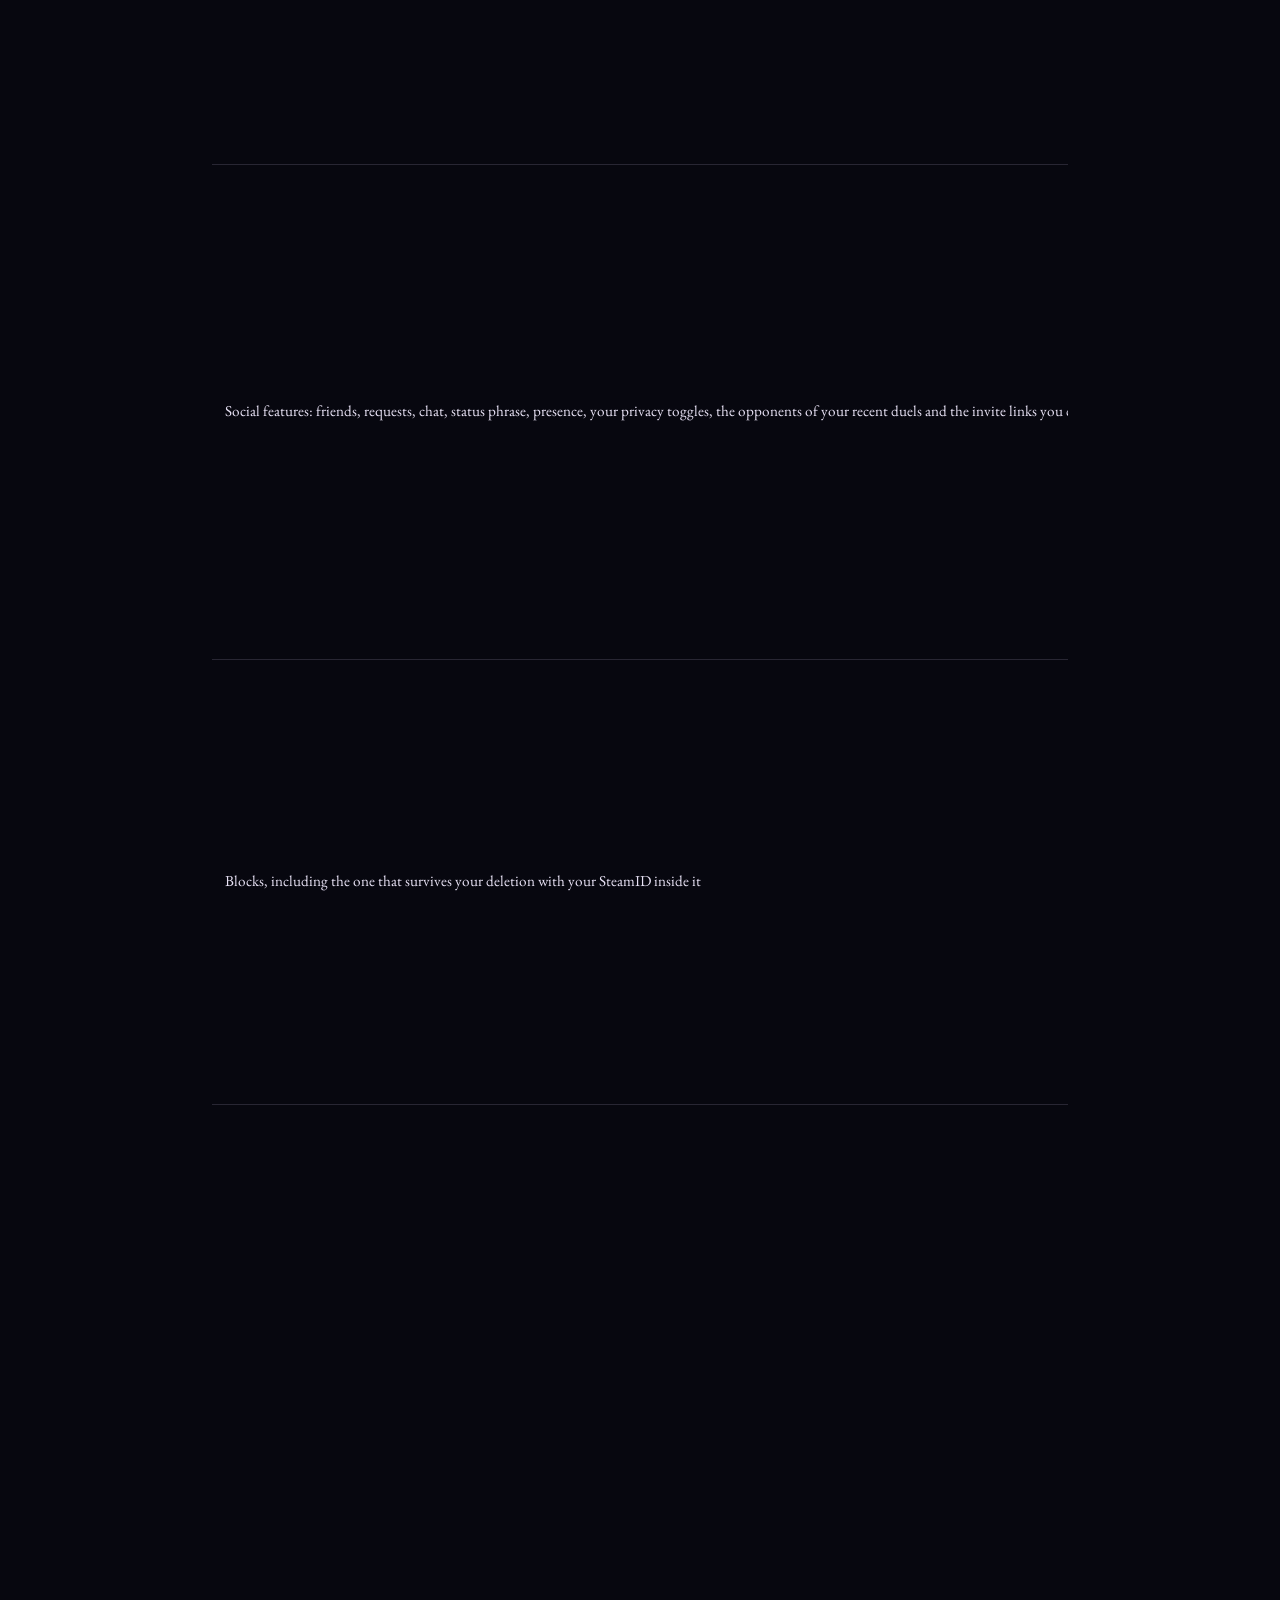
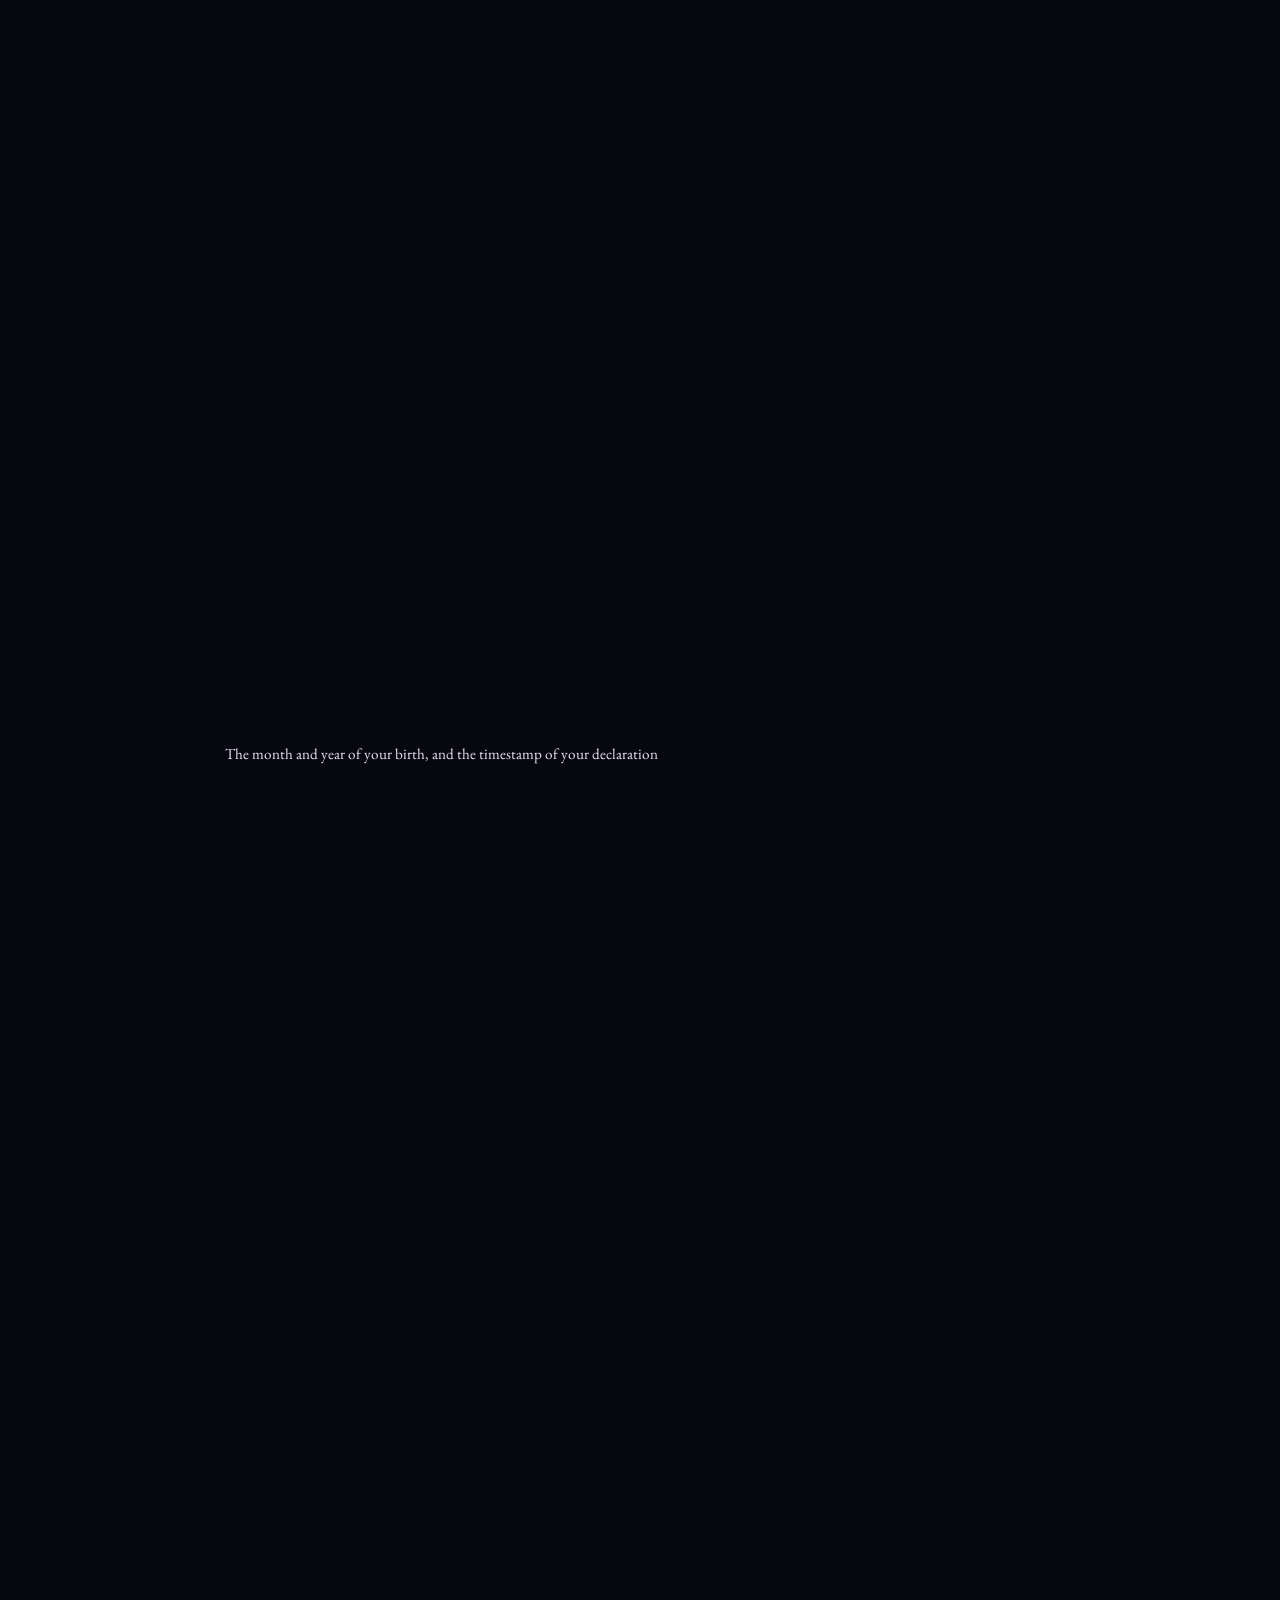
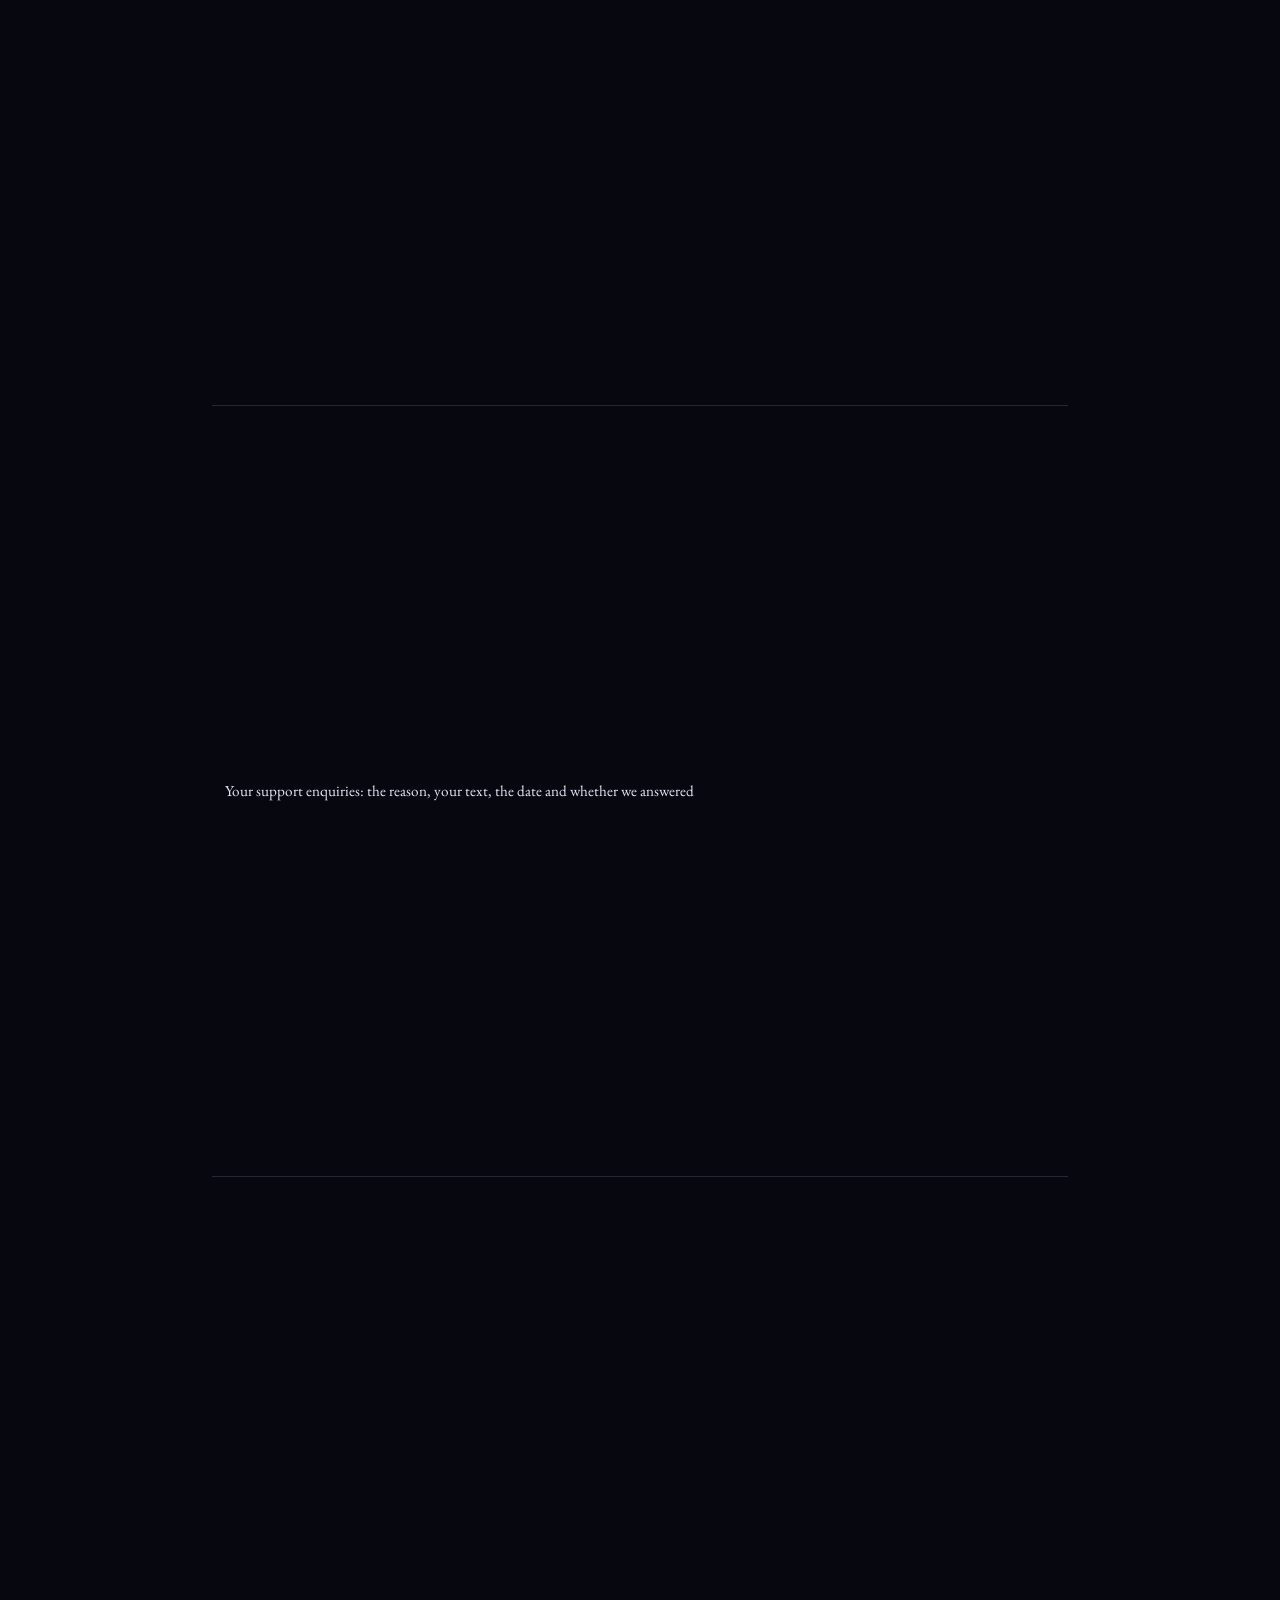
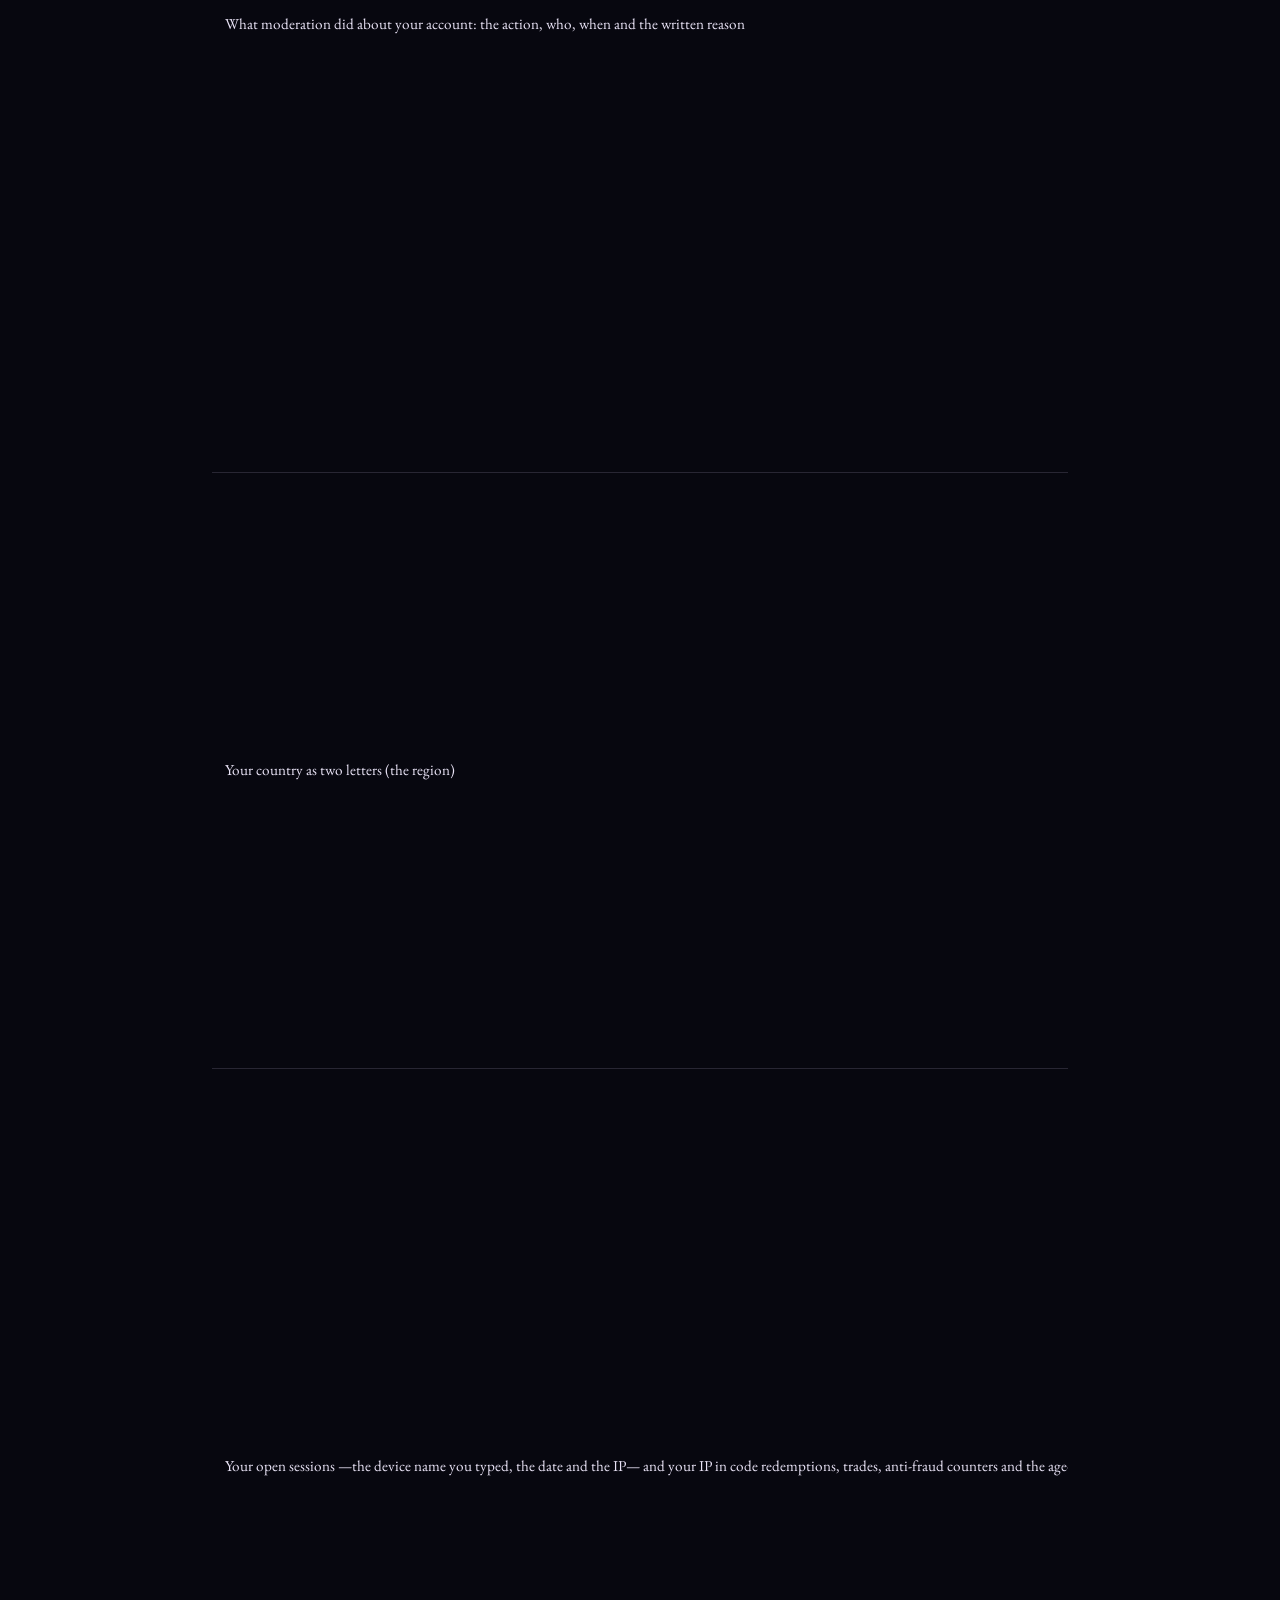
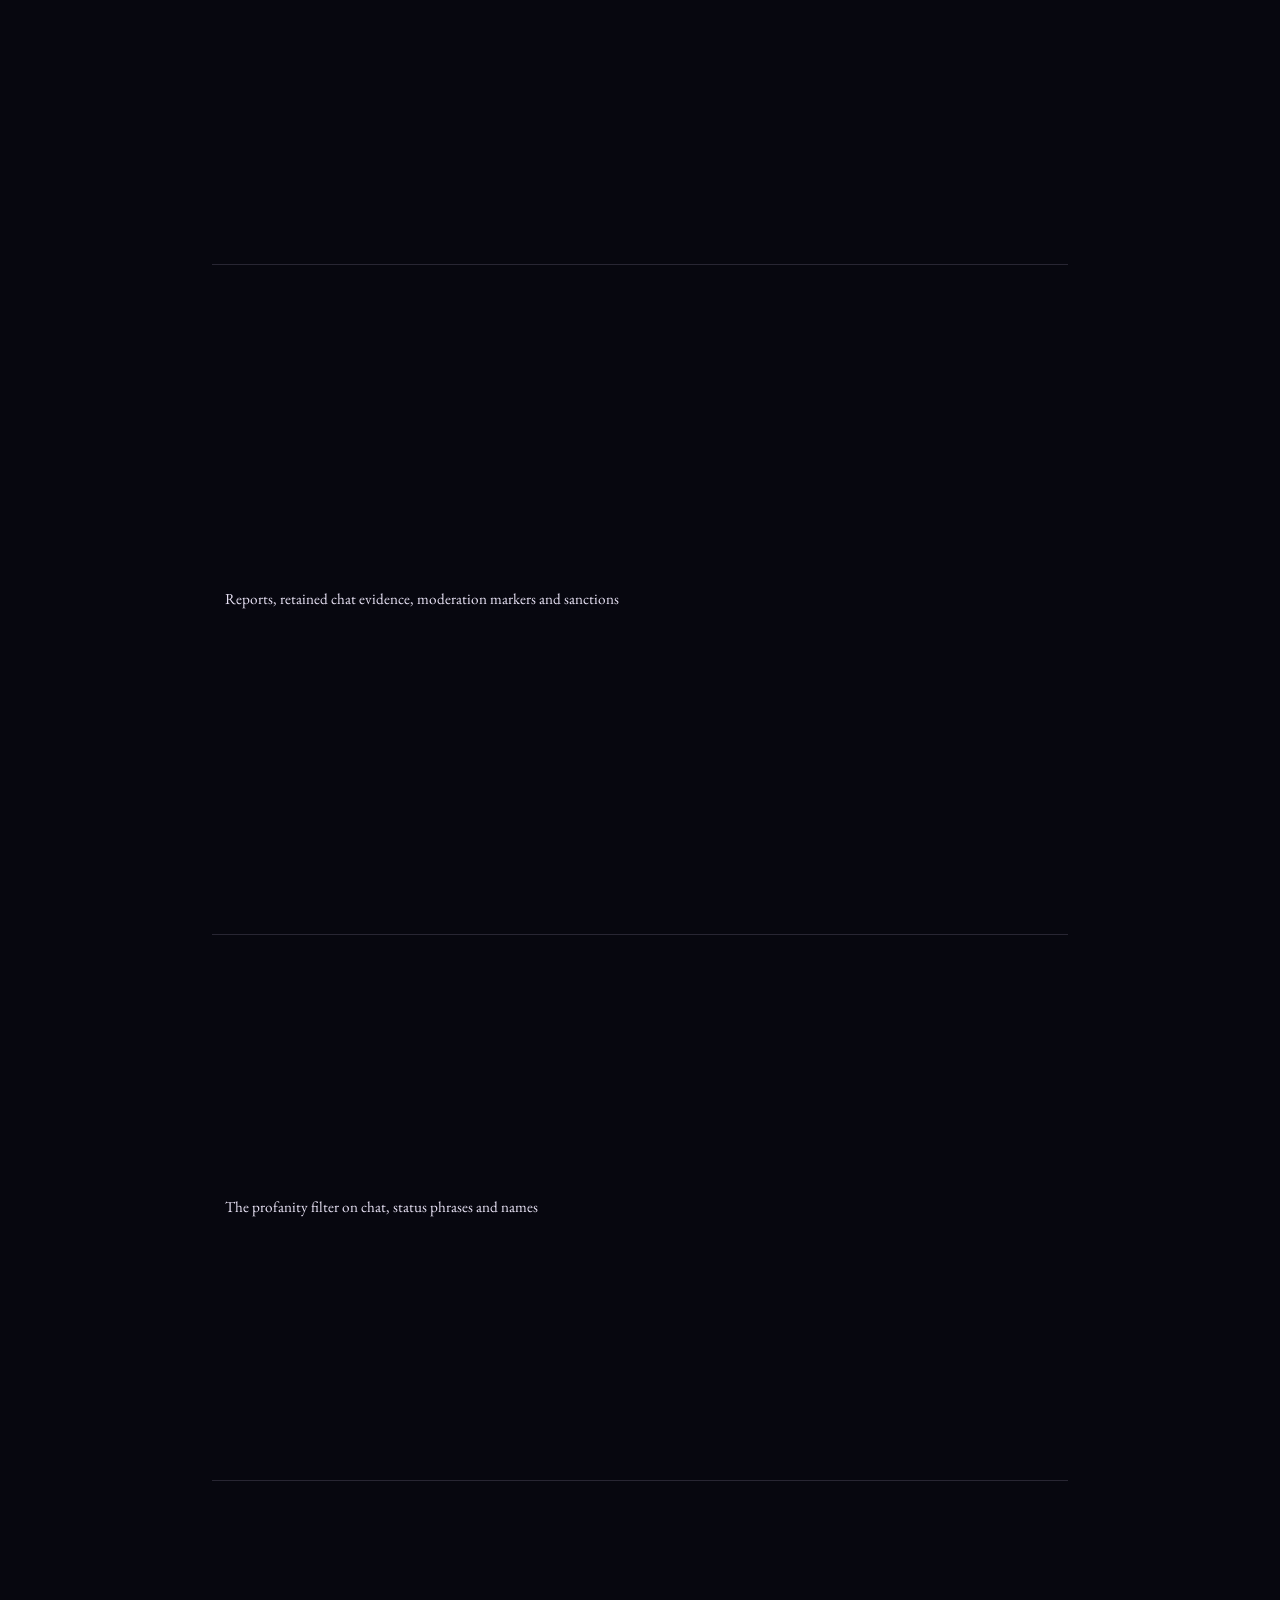
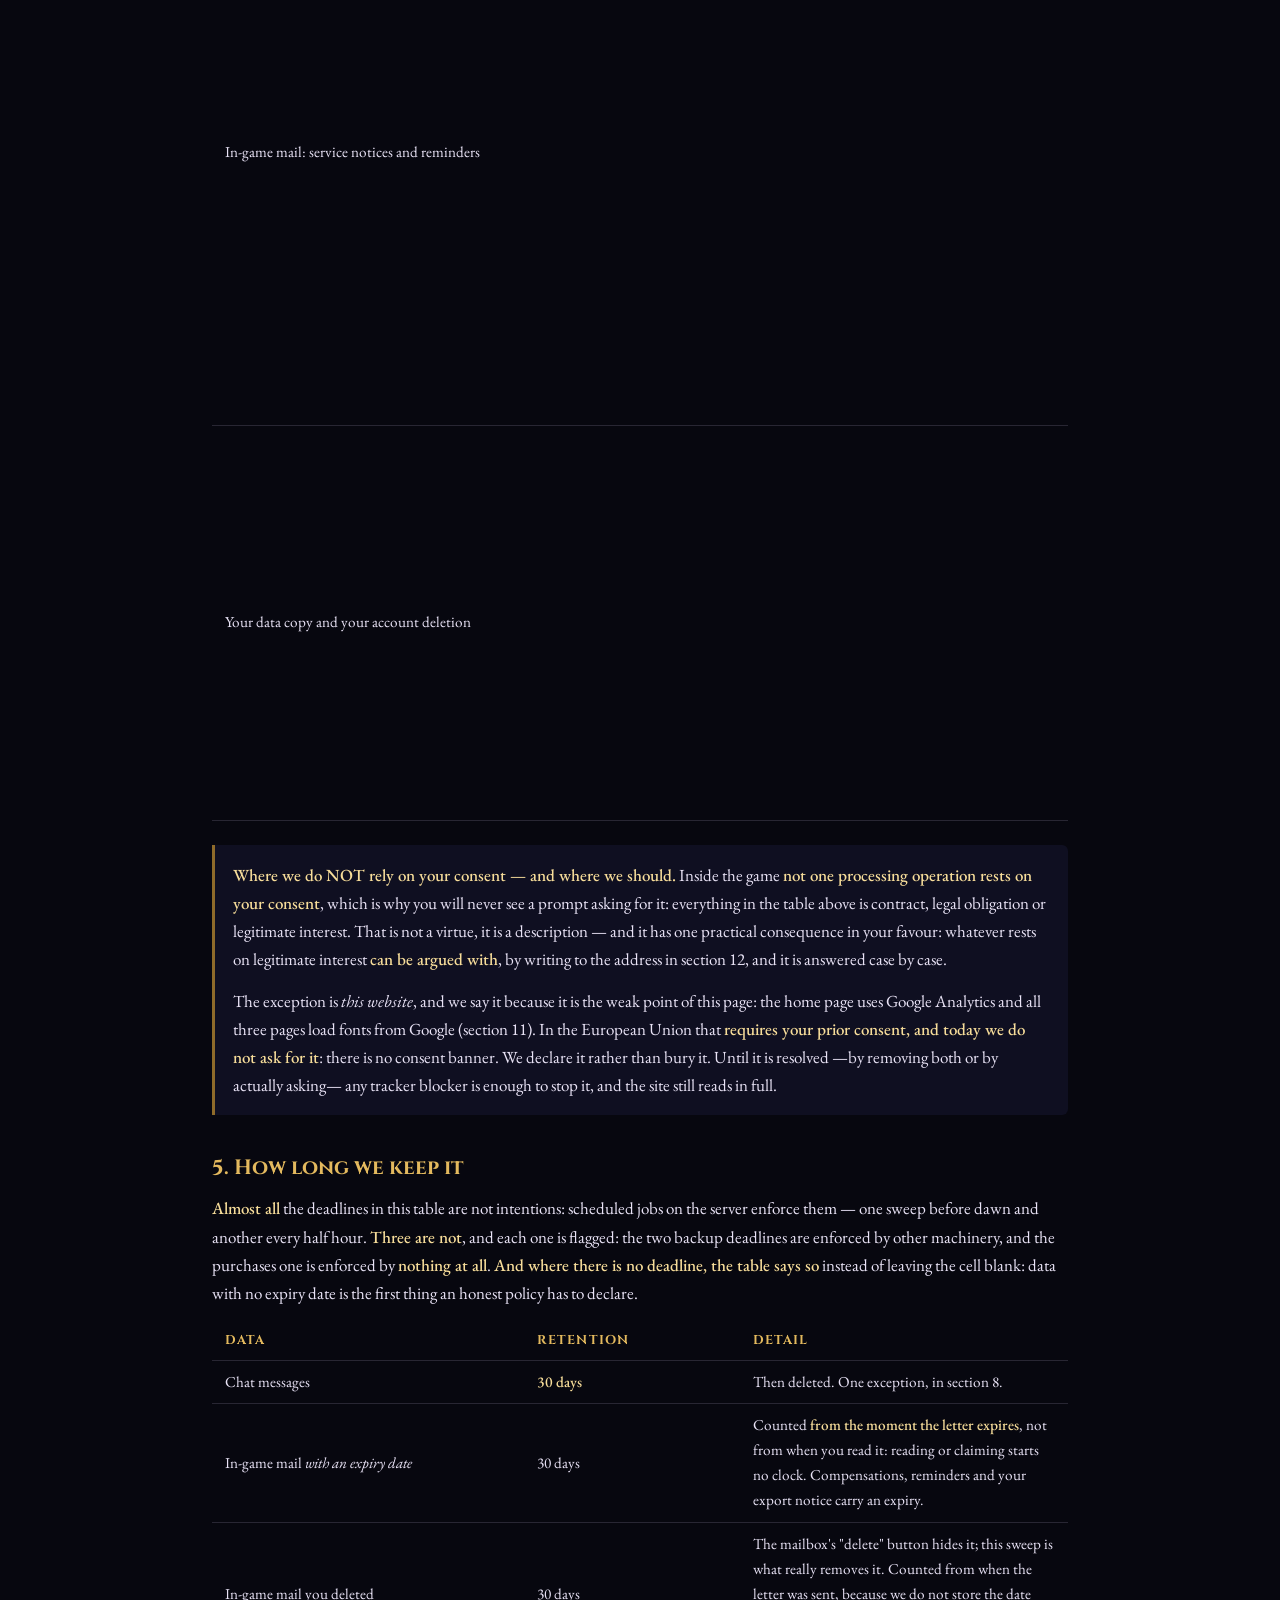
<file: privacidad.html>
<!DOCTYPE html>
<html lang="es">
<head>
<meta charset="UTF-8">
<meta name="viewport" content="width=device-width, initial-scale=1.0">
<title>Política de privacidad — Darcnia Monster</title>
<meta name="description" content="Qué datos guarda Darcnia Monster, cuánto tiempo, con quién se comparten y cómo pedir una copia o el borrado.">
<meta name="robots" content="index, follow">
<link rel="canonical" href="https://darcniamonster.com/privacidad.html">
<link rel="icon" href="favicon.ico" sizes="any">
<link rel="icon" type="image/png" href="assets/img/favicon.png">
<link rel="preconnect" href="https://fonts.googleapis.com">
<link rel="preconnect" href="https://fonts.gstatic.com" crossorigin>
<link href="https://fonts.googleapis.com/css2?family=Cinzel:wght@500;600;700&family=EB+Garamond:wght@400;500&display=swap" rel="stylesheet">
<style>
:root{--bg0:#07070f;--bg1:#0d0d1e;--bg2:#14142c;--ink:#e9e3f6;--ink-dim:#a99fc4;
--gold:#e3b95e;--gold-hi:#f7dd9a;--gold-dark:#8f6b2a;--violet:#8b5cf6;
--font-display:"Cinzel","Times New Roman",serif;--font-body:"EB Garamond",Georgia,serif}
*{margin:0;padding:0;box-sizing:border-box}
body{background:var(--bg0);color:var(--ink);font-family:var(--font-body);
font-size:1.0625rem;line-height:1.65;overflow-x:clip}
.wrap{max-width:56rem;margin:0 auto;padding:2.5rem 1.25rem 5rem}
header.top{display:flex;flex-wrap:wrap;gap:1rem;align-items:center;
justify-content:space-between;border-bottom:1px solid rgba(227,185,94,.25);
padding-bottom:1.25rem;margin-bottom:2rem}
a.home{font-family:var(--font-display);letter-spacing:.14em;text-transform:uppercase;
font-size:.85rem;color:var(--gold);text-decoration:none}
a.home:hover{color:var(--gold-hi)}
.langs{display:flex;gap:.5rem}
.langs button{font-family:var(--font-display);font-size:.8rem;letter-spacing:.1em;
background:transparent;color:var(--ink-dim);border:1px solid rgba(227,185,94,.35);
border-radius:4px;padding:.3rem .7rem;cursor:pointer}
.langs button.active{background:rgba(227,185,94,.15);color:var(--gold-hi);
border-color:var(--gold)}
h1{font-family:var(--font-display);font-size:clamp(1.7rem,4vw,2.5rem);
color:var(--gold-hi);line-height:1.2;margin-bottom:.35rem}
.sub{color:var(--ink-dim);font-size:.95rem;margin-bottom:2.25rem}
h2{font-family:var(--font-display);font-size:1.3rem;color:var(--gold);
margin:2.5rem 0 .75rem;line-height:1.3}
h3{font-family:var(--font-display);font-size:1.05rem;color:var(--ink);
margin:1.5rem 0 .5rem}
p{margin-bottom:.9rem}
ul{margin:0 0 1rem 1.35rem}
li{margin-bottom:.4rem}
strong{color:var(--gold-hi);font-weight:500}
table{width:100%;border-collapse:collapse;margin:.5rem 0 1.5rem;font-size:.95rem;
display:block;overflow-x:auto;white-space:nowrap}
th,td{text-align:left;padding:.55rem .8rem;border-bottom:1px solid rgba(169,159,196,.2)}
th{font-family:var(--font-display);font-size:.8rem;letter-spacing:.08em;
text-transform:uppercase;color:var(--gold);white-space:nowrap}
td:last-child,th:last-child{white-space:normal}
.nota{border-left:3px solid var(--gold-dark);background:rgba(20,20,44,.65);
padding:1rem 1.15rem;margin:1.25rem 0;border-radius:0 6px 6px 0}
.pie{margin-top:3.5rem;padding-top:1.5rem;border-top:1px solid rgba(227,185,94,.25);
color:var(--ink-dim);font-size:.9rem}
.pie a{color:var(--gold)}
/* Los enlaces del cuerpo (correos, política hermana) heredaban el azul del
   navegador sobre un fondo casi negro: ilegible. Se les da el dorado claro y se
   deja el subrayado, que es lo que los distingue sin depender del color. */
p a,li a,td a{color:var(--gold-hi);text-decoration:underline}
[data-lang]{display:none}
[data-lang].on{display:block}
@media (max-width:600px){.wrap{padding:1.75rem 1rem 4rem}}
</style>
</head>
<body>
<div class="wrap">

<header class="top">
  <a class="home" href="/">← Darcnia Monster</a>
  <div class="langs">
    <button id="bEs" type="button" aria-pressed="true">ES</button>
    <button id="bEn" type="button" aria-pressed="false">EN</button>
  </div>
</header>

<!-- ══════════════════════════ ESPAÑOL ══════════════════════════ -->
<section data-lang="es" class="on">

<h1>Política de privacidad</h1>
<p class="sub">Última actualización: 15 de agosto de 2026 · Aplica a Darcnia Monster (PC / Steam), a sus servicios en línea y a este sitio web.</p>

<p>Esta política dice, sin rodeos, <strong>qué guardamos, por qué, con qué
derecho, cuánto tiempo, con quién se comparte y cómo pedir que te lo devolvamos o
lo borremos</strong>. Está escrita contra lo que el juego hace de verdad: cada
dato que nombra existe como una columna de nuestra base, y cada plazo que promete
lo ejecuta algo que corre solo. <strong>Donde no hay plazo, donde el plazo no lo
ejecuta nadie, o donde algo sobrevive al borrado, esta política lo dice con esas
palabras</strong> en vez de callarlo: una promesa que el programa no cumple es
peor que no prometer nada.</p>

<div class="nota">
<p style="margin-bottom:0"><strong>El juego está en diez idiomas y esta política,
en dos.</strong> Darcnia Monster se juega en <strong>español (latinoamericano y
de España), inglés, portugués (de Brasil y de Portugal), francés, alemán, ruso,
polaco, turco, japonés y chino (simplificado y tradicional)</strong> — diez
idiomas en trece variantes, y los puedes contar. Estas dos
páginas legales están sólo en español y en inglés, y no vamos a fingir lo
contrario: traducirlas mal sería peor que no traducirlas, porque una política mal
traducida sigue siendo la que firma el estudio. Si juegas en otro idioma y algo
de acá no se entiende, escribe a
<strong><a href="mailto:francisarroyo20@gmail.com">francisarroyo20@gmail.com</a></strong>
y se te contesta.</p>
</div>

<h2>1. Quién guarda tus datos</h2>
<p>El responsable del tratamiento es <strong>Francisco Arroyo</strong>,
con domicilio en <strong>Berazategui, Provincia de Buenos Aires, Argentina</strong>. Para cualquier consulta sobre
privacidad, escribe a
<strong><a href="mailto:francisarroyo20@gmail.com">francisarroyo20@gmail.com</a></strong>.</p>
<p>Darcnia lo desarrolla <strong>una sola persona</strong>. Eso importa para leer
esta política: cuando dice «lo revisamos» o «te contestamos», quiere decir que lo
hace esa persona, a mano.</p>

<h2>2. Qué datos recogemos</h2>
<p>Todo lo que sigue se recoge porque una función del juego lo necesita. No hay
datos recogidos «por las dudas».</p>

<h3>Para que exista tu cuenta</h3>
<ul>
  <li><strong>Tu identificador de Steam (SteamID)</strong> y un identificador
      interno propio. Es la única forma de saber que la cuenta es tuya: no
      usamos usuario ni contraseña propios.</li>
  <li><strong>Tu nombre de duelista</strong> (de 3 a 16 caracteres), su número de
      cuatro cifras, el retrato que elegiste y tu idioma.</li>
  <li><strong>Tu región</strong>: el país, en dos letras. <strong>No la eliges tú
      y el juego no la manda</strong> —si un cliente la mandara, el servidor la
      ignora—: la escribe nuestro servidor con el país que le informa el proxy que
      tiene delante, y ese proxy lo deduce <strong>de tu dirección IP</strong>. Y
      lo decimos al revés de como suena: <strong>no sale del ticket de
      Steam</strong>. La comprobación de Steam nos dice que la cuenta es tuya, no
      de dónde eres. Cuando ese país no llega —que hoy es lo habitual— la región
      queda guardada como <em>XX</em>, que quiere decir «no sabemos» y no es
      ningún país.</li>
  <li><strong>Fecha de creación y de último ingreso.</strong></li>
</ul>

<h3>Para las funciones sociales</h3>
<ul>
  <li><strong>El año y el mes de tu nacimiento</strong>, y la fecha en que lo
      declaraste. <strong>No guardamos el día.</strong> Ver la sección 7.</li>
  <li><strong>Tu frase de estado</strong>, si escribes una (hasta 60 caracteres).</li>
  <li><strong>Tu lista de amigos, tus solicitudes y tus bloqueos.</strong></li>
  <li><strong>Los mensajes de chat</strong> que escribes y recibes (hasta 300
      caracteres cada uno), más los indicadores de leído y de silencio.</li>
  <li><strong>Los reportes</strong> que haces: a quién, por qué motivo y la nota
      que escribiste.</li>
  <li><strong>Las consultas que nos escribes a soporte</strong> desde Mi perfil ›
      Cuenta y privacidad › Soporte: el motivo que elegiste, el texto que
      escribiste (hasta 1000 caracteres), la fecha, y si te contestamos y
      cuándo. <strong>Es texto libre, así que lo que va ahí lo decides tú</strong>
      — no hace falta que pongas datos que no quieras darnos para que podamos
      ayudarte. Lo lee sólo moderación.</li>
  <li><strong>Lo que moderación hace sobre tu cuenta</strong>: qué acción, quién
      la hizo, cuándo y el motivo que escribió. Es el registro que permite
      revisar una decisión y contestarte por qué se tomó.</li>
</ul>

<h3>Para que el juego funcione y sea justo</h3>
<ul>
  <li><strong>Tu colección de cartas, tus mazos, tu progreso en la Torre y tus
      estadísticas</strong> de duelo, más el historial de tus partidas.</li>
  <li><strong>Los movimientos de tus monedas del juego</strong> y el historial de
      tus compras (qué producto y cuándo; ver más abajo sobre el pago).</li>
  <li><strong>Tus intercambios</strong> en el Ágora: qué ofreciste, a quién y
      cuándo.</li>
</ul>

<h3>Datos técnicos, y dónde aparece tu dirección IP</h3>
<p>Tu IP es un dato personal, así que en vez de resumirla en una frase te decimos
dónde la guardamos, una por viñeta, todas por seguridad o antifraude. No la
usamos para perfilarte. A esto hay que sumarle el <strong>registro de acceso del
servidor web</strong>, que anota cada pedido con su IP como hace cualquier
servidor, y que no es una decisión del juego sino cómo funciona la web:</p>
<ul>
  <li><strong>Tus sesiones activas</strong>: el nombre de dispositivo que
      escribiste, la fecha y la IP desde la que iniciaste. Sirve para que puedas
      ver y cerrar sesiones que no reconoces. Se van a los 90 días, o antes si
      cierras la sesión tú.</li>
  <li><strong>Al canjear un código promocional</strong>: queda guardada en la fila
      de ese canje, para poder detectar el abuso de códigos.</li>
  <li><strong>Al abrir o aceptar un intercambio</strong> en el Ágora: queda
      guardada en la fila de ese intercambio —la tuya y la de la otra parte—, para
      poder detectar el fraude entre cuentas.</li>
  <li><strong>En los contadores antifraude</strong> —los que hacen que probar
      códigos al azar no salga gratis—, <strong>tu IP forma parte del nombre de
      la fila y se guarda tal cual, sin cifrar ni resumir</strong>. Lo decimos con
      esa precisión porque es la única forma en que aparece escrita y no como un
      campo aparte. Esas filas <strong>viven entre 26 y unas 50 horas</strong>, y
      el rango no es una imprecisión: el corte son 26 horas, pero lo aplica
      <strong>una sola barrida por día</strong> (4:05 de la madrugada) y se mide
      contra el <em>inicio</em> de la ventana que la fila cuenta, así que una
      fila que cumple las 26 horas justo después de la barrida espera hasta la
      del día siguiente. Nunca menos de 26 horas, y en marcha normal no más de
      unas 50 —si la barrida no llegara a correr un día, esa fila espera hasta la
      siguiente que sí corra—. También se cuentan así los intentos fallidos
      contra las rutas internas del servidor.</li>
  <li><strong>Al declarar tu edad</strong>, una única vez: esa IP queda en el
      registro técnico del servidor —no en tu ficha de cuenta— junto con la
      fecha, como prueba de que la declaración se hizo. Es la única forma que
      tenemos de responderle a una tienda o a un padre si algún día preguntan.
      Ese registro no tiene un plazo de borrado propio: vive lo que vive el
      archivo de registro del servidor.</li>
  <li><strong>Mientras dura un pedido</strong>, el limitador que protege al
      servidor de una avalancha cuenta las peticiones por IP <strong>en la
      memoria del proceso</strong>. No se escribe en ninguna tabla y se pierde
      entero cuando el servidor se reinicia.</li>
</ul>

<h2>3. Qué NO recogemos</h2>
<div class="nota">
<ul style="margin-bottom:0">
  <li><strong>No pedimos ni guardamos tu correo electrónico.</strong> El «correo»
      del juego es un buzón interno; no hay ninguna dirección de e-mail en
      nuestra base.</li>
  <li><strong>No guardamos datos de pago.</strong> Las compras las cobra y las
      procesa Steam. Nosotros recibimos únicamente la confirmación de que la
      compra se liquidó, el producto y el importe.</li>
  <li><strong>No guardamos tu nombre real, tu documento ni tu domicilio.</strong></li>
  <li><strong>No guardamos el día de tu nacimiento</strong>, sólo el mes y el año.</li>
  <li><strong>No vendemos datos, no hacemos publicidad segmentada y no armamos
      perfiles comerciales.</strong> El juego no lleva analítica de terceros: sólo
      habla con nuestro servidor y con Steam. (Este <em>sitio web</em> sí usa una
      herramienta de medición: está en la sección 11, aparte, para no mezclarlo.)</li>
  <li><strong>No hay micrófono ni voz</strong>, no se pueden subir imágenes ni
      archivos, y no hay vista previa de enlaces. El chat es sólo texto.</li>
</ul>
</div>

<h2>4. Con qué derecho tratamos cada dato (la base legal)</h2>
<p>Decir qué guardamos y para qué no alcanza: hay que decir además <strong>con qué
derecho</strong> —lo que el Reglamento General de Protección de Datos europeo
llama la <em>base legal</em>, en su artículo 6—. Va <strong>por familia de
datos</strong> y no en una frase global, porque las familias no se apoyan en lo
mismo; y donde la base es el <em>interés legítimo</em>, decimos cuál es ese
interés, que es justamente la parte que se puede discutir.</p>
<p><strong>La tabla es la lista completa</strong>, no una selección de las
principales: cada familia de la sección 2 tiene su fila acá. Si alguna vez
encuentras en la sección 2 —o en la 5— un dato que esta tabla no nombra,
<strong>eso es un error nuestro y no una omisión deliberada</strong>: escríbenos a
la dirección de la sección 12 y se corrige. Lo decimos porque una tabla que
promete «cada dato» y enumera menos es peor que una que promete menos.</p>
<table>
<thead><tr><th>Qué</th><th>Con qué derecho</th><th>Por qué esa base y no otra</th></tr></thead>
<tbody>
<tr><td>Tu cuenta: SteamID, identificador interno, nombre de duelista y su número, retrato, idioma, fechas de creación e ingreso</td>
    <td><strong>Ejecución del contrato</strong> (art. 6.1.b)</td>
    <td>Sin esto no hay cuenta. No usamos usuario ni contraseña propios, así que
        el SteamID <em>es</em> la cuenta: es lo que te devuelve tu progreso cuando
        entras.</td></tr>
<tr><td>Tu progreso: colección, mazos, inventario, billetera, cosméticos, estadísticas e historial de duelos</td>
    <td><strong>Ejecución del contrato</strong> (art. 6.1.b)</td>
    <td>Es el juego. Guardar la partida es el servicio que pediste al instalarlo.</td></tr>
<tr><td>Tus compras y los movimientos de tus monedas del juego</td>
    <td><strong>Ejecución del contrato</strong> (art. 6.1.b) para entregarte lo
        que compraste, y <strong>obligación legal</strong> (art. 6.1.c) para
        conservar el registro</td>
    <td>Lo primero es entregar lo pagado. Lo segundo es que el respaldo contable
        de una venta no lo puede borrar ni el comprador ni el vendedor: por eso
        sobreviven al borrado de la cuenta (sección 6) y por eso su renglón de la
        sección 5 dice lo que dice.</td></tr>
<tr><td>Tus intercambios en el Ágora: qué ofreciste, a quién, cuándo, y las IPs de las dos partes</td>
    <td><strong>Ejecución del contrato</strong> (art. 6.1.b) para hacer el
        intercambio, e <strong>interés legítimo</strong> (art. 6.1.f) para
        conservarlo después</td>
    <td>Lo primero es obvio: no hay trueque sin registrar quién dio qué a quién.
        Lo segundo es lo que hay que justificar, y es el antifraude: la fila
        <strong>no tiene plazo y sobrevive a tu borrado</strong> (secciones 5 y 6)
        porque un intercambio es de <em>dos</em> personas y es la única evidencia
        de un lavado entre cuentas. Por eso está acá con fila propia y no metido
        dentro de «tu progreso».</td></tr>
<tr><td>Tus canjes de códigos promocionales: el código, lo que te dio, y tu SteamID y tu región congelados el día del canje</td>
    <td><strong>Ejecución del contrato</strong> (art. 6.1.b) para entregarte el
        premio, e <strong>interés legítimo</strong> (art. 6.1.f) para que la fila
        te sobreviva</td>
    <td>El premio hay que dártelo y hay que poder demostrar que se te dio. Y la
        fila <strong>sobrevive al borrado de tu cuenta</strong> —sin la IP, pero
        con el SteamID y la región de aquel día— porque si desapareciera, borrar
        la cuenta devolvería el canje y otra cuenta con el mismo Steam lo cobraría
        de nuevo: eso es la granja de cuentas que ese dato existe para cortar.
        Está detallado en la sección 6.</td></tr>
<tr><td>Las funciones sociales: amigos, solicitudes, chat, frase de estado, presencia, tus perillas de privacidad, los rivales de tus últimos duelos y los enlaces de invitación que creaste</td>
    <td><strong>Ejecución del contrato</strong> (art. 6.1.b)</td>
    <td>No hay lista de amigos sin amigos ni chat sin mensajes: el dato es la
        función. Se apagan con las perillas, y el juego —campaña, Torre,
        colección— funciona entero sin ninguna de ellas.</td></tr>
<tr><td>Los bloqueos, incluido el que sobrevive a tu borrado con tu SteamID adentro</td>
    <td><strong>Interés legítimo</strong> (art. 6.1.f)</td>
    <td>Y el interés es de la <em>otra</em> persona, no nuestro: que quien te
        bloqueó no se vuelva a encontrar con la misma cuenta. Está explicado
        entero, con lo que eso cuesta, en la sección 6.</td></tr>
<tr><td>El mes y el año de tu nacimiento, y el sello de cuándo lo declaraste</td>
    <td><strong>Interés legítimo</strong> (art. 6.1.f)</td>
    <td><strong>Acá bajamos la base en vez de subirla, y decimos por qué.</strong>
        Esta fila decía «obligación legal» (art. 6.1.c) y no lo es: el art. 6.1.c
        pide una <em>ley</em> que nos obligue a recoger el dato, y a nosotros la
        puerta de edad nos la exigen la tienda y las clasificadoras —eso es una
        obligación <em>contractual</em> con ellas, no una obligación legal—.
        Tampoco es el art. 8 del RGPD, que citábamos al lado: ese artículo
        <strong>no es una base de licitud</strong>, regula el consentimiento de un
        menor, y acá no hay consentimiento de nadie. Lo que sí hay es un interés
        legítimo, y es doble: <strong>proteger a los menores</strong> —la fecha
        decide si el chat se abre o queda cerrado, y para el menor de edad la
        respuesta es siempre que queda cerrado— y poder cumplir con
        las clasificadoras. Por eso se recoge lo mínimo que deja funcionar la
        puerta (el día se descarta), una sola vez, y no se usa para nada más.
        Es una base más discutible que la que decía antes, y ésa es exactamente la
        ventaja para ti: <strong>el interés legítimo se puede discutir</strong>
        (sección 12); una obligación legal inventada, no. Ver la sección 7.</td></tr>
<tr><td>Tus consultas de soporte: el motivo, tu texto, la fecha y si te contestamos</td>
    <td><strong>Ejecución del contrato</strong> (art. 6.1.b)</td>
    <td>Nos escribes para que resolvamos algo tuyo, y responderte es parte de
        darte el servicio. Por eso se guarda: lo que preguntaste, para poder
        contestarlo, y que ya te contestamos, para no contestarte dos veces. El
        texto lo escribes tú, así que decides qué poner. <strong>Se borra entero
        con tu cuenta</strong> (sección 6).</td></tr>
<tr><td>Lo que moderación hizo sobre tu cuenta: la acción, quién, cuándo y el motivo escrito</td>
    <td><strong>Interés legítimo</strong> (art. 6.1.f)</td>
    <td>Es lo que permite <em>revisar</em> una decisión: sin ese registro, «me
        sancionaron mal» no se puede comprobar ni deshacer, y ese registro te
        sirve a ti antes que a nosotros. También es lo que gradúa la sanción
        siguiente. Se borra con tu cuenta, <strong>salvo</strong> en el caso de
        una cuenta sancionada que conserva su SteamID, por la misma razón que los
        bloqueos: ahí sí sabemos que es la misma persona. Ver la sección 6.</td></tr>
<tr><td>Tu país en dos letras (la región)</td>
    <td><strong>Ejecución del contrato</strong> (art. 6.1.b)</td>
    <td>Tiene dos usos y nada más: se te muestra en tu propia ficha y decide qué
        códigos promocionales regionales puedes canjear. No se usa para
        emparejarte ni para segmentarte, y hoy además está casi siempre en
        <em>XX</em> (sección 2).</td></tr>
<tr><td>Tus sesiones abiertas —el nombre de dispositivo que escribiste, la fecha y la IP— y tu IP en canjes, intercambios, contadores antifraude y el registro de la puerta de edad</td>
    <td><strong>Interés legítimo</strong> (art. 6.1.f)</td>
    <td>Seguridad de tu cuenta y antifraude: que puedas ver y cerrar sesiones que
        no reconoces, que probar códigos al azar cueste algo, que un fraude entre
        dos cuentas se pueda mirar y que la declaración de edad se pueda
        acreditar. Ninguno de esos usos es perfilarte, y la lista completa de
        dónde aparece está en la sección 2.</td></tr>
<tr><td>Reportes, evidencia de chat retenida, marcas de moderación y sanciones</td>
    <td><strong>Interés legítimo</strong> (art. 6.1.f), y <strong>obligación
        legal</strong> cuando hay que denunciar a una autoridad</td>
    <td>El interés es que exista un chat donde denunciar a alguien sirva y donde
        la denuncia llegue con el texto. Choca de frente con tu derecho al
        borrado, y por eso ese choque está escrito con todas las letras en las
        secciones 6 y 8 en vez de resuelto en silencio.</td></tr>
<tr><td>El filtro de groserías del chat, de la frase de estado y de los nombres</td>
    <td><strong>Interés legítimo</strong> (art. 6.1.f)</td>
    <td>Que un insulto de manual no aparezca en la pantalla de otro jugador sin
        que nadie haya hecho nada. No guarda el texto original y no sanciona a
        nadie: qué hace y qué <em>no</em> hace está en la
        <a href="moderacion.html">política de moderación</a>.</td></tr>
<tr><td>El correo del juego: avisos del servicio y recordatorios</td>
    <td><strong>Ejecución del contrato</strong> (art. 6.1.b) los avisos;
        <strong>interés legítimo</strong> (art. 6.1.f) los recordatorios</td>
    <td>Que te avisemos de que tu copia de datos está lista es parte del servicio.
        Que te recordemos que se termina la temporada no lo es, y por eso va
        aparte. Es un buzón dentro del juego: no hay dirección de e-mail, no hay
        publicidad y no se comparte con nadie.</td></tr>
<tr><td>Tu copia de datos y tu borrado de cuenta</td>
    <td><strong>Obligación legal</strong> (art. 6.1.c)</td>
    <td>Atender esos dos pedidos no es una cortesía nuestra: son los artículos 15
        y 17 del RGPD, y por eso están dentro del juego y no detrás de un
        formulario.</td></tr>
</tbody>
</table>
<div class="nota">
<p><strong>Dónde NO nos apoyamos en tu consentimiento, y dónde sí deberíamos.</strong>
Dentro del juego <strong>no hay ni un solo tratamiento que se apoye en tu
consentimiento</strong>, y por eso no vas a ver un cartel pidiéndotelo: todo lo de
la tabla es contrato, obligación legal o interés legítimo. Eso no es una virtud,
es una descripción — y tiene una consecuencia práctica a tu favor: lo que se
apoya en el interés legítimo <strong>se puede discutir</strong>, escribiendo a la
dirección de la sección 12, y se contesta caso por caso.</p>
<p style="margin-bottom:0">La excepción está en <em>este sitio web</em> y la
decimos porque es el punto flojo de esta página: la portada usa Google Analytics
y las tres páginas cargan tipografías desde Google (sección 11). En la Unión
Europea eso <strong>pide tu consentimiento previo, y hoy no te lo pedimos</strong>:
no hay banner de consentimiento. Lo declaramos en vez de taparlo. Mientras no se
resuelva —quitando las dos cosas o pidiendo el consentimiento de verdad—
cualquier bloqueador de rastreadores alcanza para que no ocurra, y el sitio se lee
igual.</p>
</div>

<h2>5. Cuánto tiempo lo guardamos</h2>
<p><strong>Casi todos</strong> los plazos de esta tabla no son una intención: los
ejecutan tareas automáticas del servidor —una barrida de madrugada y otra cada
media hora—. <strong>Tres no</strong>, y están marcados uno por uno: los dos
plazos de los respaldos los cumple otra maquinaria, y el de las compras
<strong>no lo ejecuta nada</strong>. <strong>Y donde no hay plazo, la tabla lo
dice</strong> en vez de dejar el renglón en blanco: un dato sin fecha de
vencimiento es lo primero que una política honesta tiene que declarar.</p>
<table>
<thead><tr><th>Dato</th><th>Plazo</th><th>Detalle</th></tr></thead>
<tbody>
<tr><td>Mensajes de chat</td><td><strong>30 días</strong></td>
    <td>Después se borran. Excepción en la sección 8.</td></tr>
<tr><td>Correo del juego <em>con fecha de caducidad</em></td><td>30 días</td>
    <td>Contados <strong>desde que caduca</strong> la carta, no desde que la
        leíste: leerla o reclamarla no arranca ningún reloj. Llevan caducidad las
        compensaciones, los recordatorios y el aviso de tu export.</td></tr>
<tr><td>Correo del juego que borraste</td><td>30 días</td>
    <td>El botón «borrar» del buzón lo esconde; este barrido lo saca de verdad.
        Contados desde que la carta se envió, porque no guardamos la fecha en que
        la borraste: así el borrado real llega siempre antes de los 30 días,
        nunca después.</td></tr>
<tr><td>El resto del correo del juego</td><td>Mientras exista tu cuenta</td>
    <td>Una carta <strong>sin fecha de caducidad</strong> que no borraste no la
        borra ninguna tarea. Se va con el borrado de la cuenta (sección 6).</td></tr>
<tr><td>Sesiones e IP de ingreso</td><td>90 días</td><td>O antes, si cierras la sesión tú.</td></tr>
<tr><td>Contadores antifraude (incluyen tu IP)</td>
    <td><strong>Entre 26 y unas 50 horas</strong></td>
    <td>El corte son <strong>26 horas</strong>, pero lo aplica la barrida de las
        4:05 —una vez por día— y se mide contra el inicio de la ventana que la
        fila cuenta: la fila que cumple el plazo después de la barrida espera a la
        del día siguiente. Damos el rango real y no el número redondo. Ver la
        sección 2.</td></tr>
<tr><td>Consultas de soporte (motivo, texto, fecha y respuesta)</td>
    <td>Mientras exista tu cuenta</td>
    <td>No las borra ninguna tarea por plazo, y <strong>se van enteras con el
        borrado de la cuenta</strong> (sección 6). Al revés que los reportes: lo
        que escribiste a soporte es tuyo y no sostiene el caso de nadie más.</td></tr>
<tr><td>Registro de moderación sobre tu cuenta</td>
    <td>Mientras exista tu cuenta</td>
    <td>Se va con el borrado, <strong>salvo</strong> en la cuenta sancionada que
        conserva su SteamID: ahí se queda, igual que la sanción. Ver la
        sección 6.</td></tr>
<tr><td>Estado de conexión</td><td>30 días</td><td></td></tr>
<tr><td>Enlace de tu export de datos</td><td>7 días</td><td>Después el archivo se borra del disco.</td></tr>
<tr><td>Cuenta, colección y progreso</td><td>Mientras exista tu cuenta</td>
    <td>Se van con el borrado (sección 6).</td></tr>
<tr><td>Reportes (motivo, nota y hora)</td><td><strong>Sin plazo</strong></td>
    <td>No los borra ninguna tarea y <strong>sobreviven al borrado de la
        cuenta</strong>, la tuya y la de la persona a la que reportaste.
        El porqué está en la sección 6.</td></tr>
<tr><td>Intercambios del Ágora</td><td><strong>Sin plazo</strong></td>
    <td>Con su fecha y las IPs de las dos partes. Son de los dos, y sobreviven al
        borrado (sección 6).</td></tr>
<tr><td>Historial de duelos</td><td><strong>Sin plazo</strong></td>
    <td>No lo borra ninguna tarea y sobrevive al borrado (sección 6).</td></tr>
<tr><td>Compras y movimientos de monedas</td>
    <td><strong>Sin borrado automático</strong></td>
    <td><strong>Y acá decimos lo que hace el programa y no lo que quedaría
        lindo.</strong> Estos datos se conservan mientras dure la obligación
        contable que los sostiene —diez años, contados desde el cierre del
        ejercicio, según la ley argentina, que es donde está el responsable—,
        pero <strong>ninguna tarea del servidor los borra cuando ese plazo se
        cumple</strong>: no existe ese barrido. O sea que el criterio real es la
        obligación contable, y el borrado, cuando toque, va a ser a mano. Lo
        decimos así porque un plazo que nadie ejecuta no es un plazo. Sobreviven
        al borrado de la cuenta sin tu nombre detrás (sección 6).</td></tr>
<tr><td>Copias de respaldo</td><td>14 días las locales<br><strong>90 días la copia en la nube</strong></td>
    <td>Un dato borrado puede seguir dentro de un respaldo hasta que ese respaldo
        caduca. No restauramos respaldos para recuperar datos de alguien que
        pidió el borrado. <strong>Estos dos plazos no los ejecuta la barrida del
        juego</strong>, y por eso van con el nombre de quien sí los ejecuta: los
        14 días los borra el propio programa que hace la copia, cada vez que
        corre, y los 90 días los borra sola una regla del servicio de
        almacenamiento en la nube. El servidor y la copia <strong>están los dos
        en Estados Unidos</strong>: ver la sección 9.</td></tr>
</tbody>
</table>

<h2>6. Tus derechos, y cómo se ejercen desde el juego</h2>
<p>No hace falta que escribas a nadie: los dos que más importan están dentro de
<strong>Mi perfil → Cuenta y privacidad</strong>, y funcionan hoy.</p>
<ul>
  <li><strong>Pedir una copia de tus datos.</strong> Armamos un archivo JSON con
      <strong>todo lo que tenemos asociado a tu cuenta</strong>. No lo
      enumeramos: una lista cerrada envejece mal —el día que se agrega una tabla,
      la lista pasa a ser una declaración falsa— y lo que vale es la regla, que
      es «todo». Te avisamos por el correo del juego con un enlace que dura
      <strong>7 días</strong>; puedes pedirlo <strong>una vez cada 30
      días</strong>.
      <br>Lo que queda fuera se agrupa así: <strong>lo que es de otra
      persona</strong> —los mensajes que te escribieron, la lista de quién te
      bloqueó, el mazo y la repetición del duelo de tu rival, y las marcas de
      moderación sobre tus mensajes, que dirían que alguien te reportó y cuál fue
      el mensaje—; <strong>las credenciales vivas</strong> —el identificador de
      tus sesiones abiertas y los enlaces de descarga de exports anteriores—,
      porque con eso adentro un archivo filtrado es una cuenta tomada; y
      <strong>los contadores internos de límites y antifraude</strong>, que son
      cuentas técnicas de cuántas veces hiciste algo en una ventana de horas y se
      borran solas (sección 5). Si querés esos también, pedilos a la dirección de
      la sección 12 y te los mandamos.</li>
  <li><strong>Borrar tu cuenta.</strong> Se pide desde la misma pantalla,
      confirmando con Steam otra vez y escribiendo la palabra <em>ELIMINAR</em>.
      No se borra en el momento: <strong>queda programado a 14 días</strong> y
      durante todo ese plazo puedes cancelarlo desde donde lo pediste. Es a
      propósito: un borrado inmediato no se puede deshacer ni con soporte.</li>
  <li><strong>Corregir cualquier dato tuyo que sea inexacto</strong>, incluido tu
      nombre de duelista. Se pide a
      <strong><a href="mailto:francisarroyo20@gmail.com">francisarroyo20@gmail.com</a></strong>,
      lo hacemos a mano y <strong>no cuesta nada</strong>.</li>
  <li><strong>Decidir quién te ve y quién te escribe</strong>, con las perillas de
      privacidad (<em>todos</em>, <em>sólo amigos</em> o <em>nadie</em>).</li>
</ul>
<div class="nota">
<p style="margin-bottom:0"><strong>El botón de cambiar el nombre no es ese
derecho, y no lo mezclamos.</strong> Dentro del juego, cambiarte el nombre de
duelista es <strong>gratis la primera vez y cuesta 300 Teselas de la segunda en
adelante</strong> — y las Teselas se compran con dinero real. Es una función del
juego con un precio, no un derecho: existe para que el nombre público no cambie
todos los días. Corregir un dato <em>inexacto</em> es otra cosa, es un derecho
tuyo, y lo hacemos gratis por correo. Si te cobráramos por eso, el derecho no
sería un derecho.</p>
</div>
<p>Si prefieres ejercerlos por escrito, o quieres oponerte a algo de esta
política, escribe a
<strong><a href="mailto:francisarroyo20@gmail.com">francisarroyo20@gmail.com</a></strong>.</p>

<h3>Qué sobrevive al borrado, y por qué</h3>
<p>Decimos esto acá y no en letra chica, porque «borrar» tiene que significar algo
comprobable. Cuando se cumple el plazo, tu ficha <strong>se vacía</strong>:
desaparecen tu nombre, tu Duelist ID, tu frase, tu retrato, tu fecha de nacimiento
y <strong>la región de tu ficha</strong> —que vuelve a <em>XX</em>—, y se borran
tu correo, tu colección, tus mazos, tu inventario, tu billetera, tus cosméticos,
tus amigos, tus solicitudes, los bloqueos que pusiste tú, tu presencia, tus
rivales recientes, tus enlaces de invitación,
tus sesiones, <strong>las consultas que nos escribiste a soporte</strong>
—enteras, con su texto— y el archivo de tu último export. Lo que queda, queda por un motivo,
y son más cosas de las que uno esperaría — por eso va la lista entera, incluidos
los tres restos chicos del final, que no los habíamos escrito. (Y por encima de
todo esto está lo de la sección 5: un dato borrado puede seguir dentro de una
copia de respaldo hasta que ese respaldo caduque.)</p>
<ul>
  <li><strong>Tus compras y los movimientos de monedas</strong>, por la obligación
      contable de diez años que explica la sección 5 — y con la salvedad que esa
      sección declara: <strong>ninguna tarea los borra al cumplirse ese
      plazo</strong>. Ya no tienen una persona detrás.</li>
  <li><strong>Los bloqueos donde el bloqueado eras tú</strong>, y <strong>con tu
      SteamID adentro</strong>. Esa fila es la protección de la otra persona, no
      tu perfil, y guarda tu SteamID a propósito: si guardara sólo tu
      identificador interno, hacerte una cuenta nueva sería estrenar un
      identificador y volver a entrar por la misma puerta. Sin eso, borrarse la
      cuenta sería el botón de deshacer el bloqueo de alguien a quien
      acosaste.</li>
  <li><strong>Tus canjes de códigos</strong>: se les quita la IP y
      <strong>conservan tu SteamID <em>y la región</em></strong>, los dos
      congelados desde el día del canje. <strong>Sí: la región desaparece de tu
      ficha pero sobrevive acá</strong>, y lo decimos porque es justo el detalle
      que una lista incompleta se come. Si estas filas se borraran, borrar la
      cuenta devolvería el canje y crear otra con el mismo Steam lo cobraría de
      nuevo: eso es exactamente la granja de cuentas que ese dato existe para
      cortar. La región queda por lo mismo: es la auditoría de un código regional
      canjeado en masa desde donde no correspondía.</li>
  <li><strong>Los reportes: los que hiciste y los que hicieron sobre ti</strong>,
      enteros —motivo, tu nota y la hora—. No los borra el borrado de la cuenta
      ni ninguna tarea automática. Un reporte no es tu dato: es la denuncia de
      otra persona, y borrarse la cuenta no puede ser la forma de vaciar el
      expediente que alguien abrió contra ti. Es el mismo criterio que el
      bloqueo, con otra ropa.</li>
  <li><strong>Tus intercambios del Ágora</strong>, con su fecha, lo que se ofreció
      y las IPs de las dos partes. Un intercambio es de dos personas y es
      evidencia de fraude; los que estaban abiertos se anulan en el momento.</li>
  <li><strong>Tus mensajes de chat, sin ti detrás</strong>, y la conversación en
      la que estaban. El texto es la mitad de una conversación de otra persona;
      lo que se destruye es el vínculo con tu cuenta. Los mensajes se borran solos
      a los 30 días con la purga normal; el hilo se queda, ya sin nadie de tu
      lado, con la copia del último mensaje que se escribió en él.</li>
  <li><strong>El historial de tus duelos</strong>, con el identificador interno
      de tu cuenta —que después del borrado ya no tiene nombre, ni Steam, ni nada
      detrás—. Una partida es de dos, y no la borra ninguna tarea.</li>
  <li><strong>Si la cuenta está suspendida, no se anonimiza del todo:
      conservamos su SteamID</strong>, y con él la fecha de nacimiento declarada y
      la sanción de chat que tuviera. Si no, «borrar mi cuenta» sería el botón de
      deshacer una sanción —y también el de reiniciar la puerta de edad—. Es un
      dato personal que retenemos por interés legítimo, y preferimos decirlo acá
      antes que esconderlo. En la cuenta que <em>no</em> está suspendida no queda
      nada de eso: SteamID, fecha de nacimiento y sanción de chat se destruyen
      juntos. <strong>Y con el mismo criterio, el registro de lo que moderación
      hizo sobre esa cuenta</strong>: en la cuenta que conserva su SteamID se
      queda —es lo que gradúa la sanción siguiente y lo que permite revisarla—; en
      la que se anonimiza de verdad se destruye, porque ahí ya no es el
      antecedente de nadie.</li>
  <li><strong>Los tres restos chicos, que también van escritos.</strong>
      (1) <strong>La ficha vacía en sí</strong>: no se borra la fila, se le saca
      la persona. Quedan el identificador interno, el idioma, la fecha en que
      creaste la cuenta y —si alguna vez te suspendimos— la fecha y el motivo de
      aquel baneo. Esa fila vacía es la que sostiene las compras, los duelos y los
      reportes de arriba: sin ella no tendrían de dónde colgar.
      (2) <strong>La fila de tu último pedido de copia de datos</strong>, ya sin
      enlace y sin archivo —el archivo se borra en el acto—: queda como
      constancia de que ejerciste ese derecho y de que te lo dimos.
      (3) <strong>Los contadores antifraude</strong> que llevaran tu identificador
      o tu IP: el borrado de la cuenta <em>no</em> los toca, se van solos con su
      propia barrida <strong>entre 26 y unas 50 horas</strong> después
      (sección 5).</li>
</ul>

<h2>7. Menores</h2>
<p>Te pedimos tu fecha de nacimiento <strong>una sola vez</strong>, en
<strong>Mi perfil → Cuenta</strong>, y <strong>no se puede cambiar después</strong>.
De esa fecha guardamos únicamente el mes y el año, más el sello de tiempo de la
declaración: el día se descarta en el mismo momento y no se muestra a nadie. La
edad la calcula nuestro servidor; el juego manda una fecha, no un veredicto.</p>
<ul>
  <li><strong>Menos de 13 años:</strong> la cuenta no es elegible para el chat, y
      además el servidor le rechaza <strong>dos cosas concretas: iniciar una
      compra con dinero real y abrir un intercambio</strong> en el Ágora. Son los
      dos únicos sitios donde se aplica esa puerta, y lo escribimos así de exacto
      en vez de decir «no puede comprar ni intercambiar» porque es lo que hace el
      programa. Y las dos se sostienen entre sí: el Ágora exige haber hecho antes
      una compra real, que es justo lo que esa cuenta no puede hacer. El resto del
      juego funciona completo: la campaña, la Torre, los sobres y la
      colección.</li>
  <li><strong>De 13 a 17 años:</strong> la cuenta queda marcada como cuenta de
      menor. <strong>El chat queda cerrado —no se puede enviar ni recibir— y no
      hay ningún interruptor que lo abra.</strong> Además, «¿quién puede
      escribirme?» queda fijo en <em>nadie</em> y «¿quién puede desafiarme?» como
      máximo en <em>amigos</em>, se manden los valores que se manden.</li>
  <li><strong>18 años o más:</strong> el chat se abre.</li>
</ul>
<p>Declarar la edad <strong>no abre el chat si eres menor</strong>: el chat se
habilita a partir de los 18 y punto. Si declaraste ser menor, se abre solo el día
que cumples 18, sin volver a declarar nada.</p>
<p><strong>De una cuenta de menor no guardamos ningún mensaje de chat</strong>,
porque no puede escribir ni recibir ninguno: el rechazo mira a las dos partes, así
que un adulto tampoco le puede escribir a un menor. Sí guardamos lo mismo que de
cualquier cuenta: SteamID, nombre público, retrato, idioma, región, mes y año de
nacimiento, progreso de juego e IP de sesión.</p>
<p>Si eres madre, padre o tutor y quieres que borremos la cuenta de un menor,
escribe a
<strong><a href="mailto:francisarroyo20@gmail.com">francisarroyo20@gmail.com</a></strong>
y la borramos.</p>

<h2>8. Chat, reportes y evidencia</h2>
<p>Los mensajes se borran a los 30 días, <strong>con una excepción</strong>:
cuando alguien reporta un mensaje, ese mensaje y los cinco anteriores quedan
retenidos hasta que se revise el reporte. Es a propósito. Sin esa excepción, quien
acosa tendría una salida escrita en el sistema: acosar y esperar treinta días para
que la denuncia llegue sin el texto. Revisado el reporte, esos mensajes vuelven al
plazo normal y se borran.</p>
<div class="nota">
<p style="margin-bottom:0"><strong>Y lo honesto sobre esa excepción:</strong> hoy
no hay un plazo máximo automático. Un mensaje retenido se conserva hasta que una
persona revisa el reporte, y esa revisión la hace el desarrollador a mano, con un
objetivo de <strong>4 días</strong> (política de moderación, sección 5) que es un
objetivo y no una garantía. Si te afecta —si crees que hay mensajes tuyos
retenidos hace demasiado—, escribe a
<strong><a href="mailto:francisarroyo20@gmail.com">francisarroyo20@gmail.com</a></strong>:
revisar el reporte es exactamente lo que los suelta.</p>
</div>
<p>Cómo se modera el chat, qué filtra el sistema y qué <em>no</em> detecta está
explicado aparte, en la <a href="moderacion.html">política de moderación</a>.</p>

<h2>9. Dónde viven los datos y quién los toca</h2>
<p>Los datos se guardan en un servidor propio alojado en <strong>Google Cloud
(Compute Engine), región <em>us-east1</em> — Estados Unidos</strong>. Hacemos copias de respaldo
diarias: se conservan <strong>14 días en el servidor</strong> y se suben a un
almacenamiento en la nube al que el propio servidor no puede borrarle nada —está
así a propósito: un respaldo que el servidor comprometido puede destruir no
protege del único caso en que hace falta—. <strong>Ahí se conservan 90 días</strong>
y después los borra sola una regla del propio almacenamiento.</p>
<div class="nota">
<p style="margin-bottom:0"><strong>Y esto va entero, porque decir sólo la mitad
sería peor: todo está en Estados Unidos, no nada más el respaldo.</strong> La base
que atiende el juego vive en <em>us-east1</em> y la copia diaria se guarda en esa
misma región. O sea que, si no vives ahí, tus datos —tu cuenta incluida— se
transfieren y se guardan fuera de tu país <strong>desde el primer día</strong>, y
no sólo durante los 90 días del respaldo. El respaldo, además, sólo se puede leer
y restaurar desde la máquina del desarrollador, no desde el servidor.</p>
</div>
<p>Accede a ellos <strong>una sola persona: el desarrollador</strong>, y sólo para
operar el servicio, atender un reporte o responder un pedido tuyo.</p>
<p><strong>Steam</strong> es la plataforma de identidad y de pago: nos dice que tu
cuenta es tuya y cobra las compras. <strong>No nos dice de qué país eres</strong>
—la región sale de donde cuenta la sección 2—. Lo que Steam hace con tus
datos lo rige su propia política de privacidad. Fuera de Steam y del proveedor del
servidor, <strong>no compartimos tus datos del juego con nadie</strong>, salvo que
una autoridad competente nos lo exija.</p>

<h2>10. Cambios en esta política</h2>
<p>Si cambia algo importante, lo avisamos en el juego antes de que empiece a
regir. La fecha de arriba dice siempre cuándo fue la última vez.</p>

<h2>11. Este sitio web</h2>
<p>El juego y este sitio no hacen lo mismo, así que se cuentan por separado.</p>
<ul>
  <li>La <strong>portada</strong> usa <strong>Google Analytics</strong> para saber
      cuánta gente la visita y desde dónde llega. Esa herramienta deja
      identificadores en tu navegador y Google recibe tu dirección IP. No la
      usamos para reconocerte dentro del juego: no hay forma de cruzar una visita
      a la web con una cuenta de Darcnia.</li>
  <li><strong>Las tres páginas del sitio</strong> —la portada, esta y la de
      moderación— cargan tipografías desde <strong>Google Fonts</strong>. Eso
      significa que tu navegador le pide un archivo a un servidor de Google, y
      Google ve tu IP al servirlo.</li>
  <li>Esta página guarda <strong>el idioma que elegiste</strong> en el
      almacenamiento local de tu navegador. Es una preferencia, no un
      identificador, y no viaja a ningún lado.</li>
  <li>Si prefieres nada de eso, cualquier bloqueador de rastreadores alcanza: el
      sitio funciona igual sin la medición, y las dos políticas se leen enteras.</li>
</ul>

<h2>12. Reclamos</h2>
<p>Si crees que estamos haciendo algo mal con tus datos, el camino más rápido es
escribir a
<strong><a href="mailto:francisarroyo20@gmail.com">francisarroyo20@gmail.com</a></strong>:
te contestamos y, si nos
equivocamos, lo corregimos. También tienes derecho a reclamar ante la autoridad de
protección de datos de tu país, y ejercerlo no depende de que hables antes con
nosotros.</p>

<div class="pie">
<p><a href="/">Volver al sitio</a> · <a href="moderacion.html">Política de moderación</a></p>
<p>© 2026 Darcnia. Todos los derechos reservados.</p>
</div>

</section>

<!-- ══════════════════════════ ENGLISH ══════════════════════════ -->
<section data-lang="en">

<h1>Privacy Policy</h1>
<p class="sub">Last updated: 15 August 2026 · Applies to Darcnia Monster (PC / Steam), its online services and this website.</p>

<p>This policy states plainly <strong>what we store, why, on what legal ground,
for how long, who it is shared with, and how to get a copy or have it
deleted</strong>. It is written against what the game actually does: every item
below is a real column in our database, and every deadline it promises is enforced
by something that runs on its own. <strong>Where there is no deadline, where the
deadline is enforced by nobody, or where something survives account deletion, this
policy says so in those words</strong> instead of staying quiet: a promise the
program does not keep is worse than no promise at all.</p>

<div class="nota">
<p style="margin-bottom:0"><strong>The game is in ten languages; this policy is
in two.</strong> Darcnia Monster ships in <strong>Spanish (Latin American and
European), English, Portuguese (Brazilian and European), French, German, Russian,
Polish, Turkish, Japanese and Chinese (Simplified and Traditional)</strong> — ten
languages across thirteen variants, and you can count them.
These two legal pages exist only in Spanish and English, and we are not going to
pretend otherwise: a badly translated policy is still the one the studio signs, so
it would be worse than none. If you play in another language and something here is
unclear, write to
<strong><a href="mailto:francisarroyo20@gmail.com">francisarroyo20@gmail.com</a></strong>
and you will get an answer.</p>
</div>

<h2>1. Who stores your data</h2>
<p>The data controller is <strong>Francisco Arroyo</strong>, at
<strong>Berazategui, Buenos Aires Province, Argentina</strong>. For any privacy question, write to
<strong><a href="mailto:francisarroyo20@gmail.com">francisarroyo20@gmail.com</a></strong>.</p>
<p>Darcnia is made by <strong>one person</strong>. That matters when reading this
policy: wherever it says "we review" or "we answer", it means that person, by
hand.</p>

<h2>2. What we collect</h2>
<p>Everything below exists because a feature needs it. Nothing is collected
"just in case".</p>

<h3>So your account can exist</h3>
<ul>
  <li><strong>Your Steam identifier (SteamID)</strong> and an internal identifier
      of our own. It is the only way we know the account is yours: we do not run
      our own username and password.</li>
  <li><strong>Your duelist name</strong> (3 to 16 characters), its four-digit tag,
      your chosen portrait and your language.</li>
  <li><strong>Your region</strong>: the country, as two letters. <strong>You do
      not pick it and the game does not send it</strong> —if a client sent one,
      the server ignores it—: our server writes it from the country reported by
      the proxy sitting in front of it, and that proxy derives the country
      <strong>from your IP address</strong>. And we say it the opposite way round
      from how it sounds: <strong>it does not come from the Steam
      ticket</strong>. Steam's check tells us the account is yours, not where you
      are from. When that country does not arrive —which today is the usual
      case— the region is stored as <em>XX</em>, which means "we do not know" and
      is not a country.</li>
  <li><strong>Creation date and last sign-in.</strong></li>
</ul>

<h3>For social features</h3>
<ul>
  <li><strong>The year and month of your birth</strong>, and the timestamp of your
      declaration. <strong>We do not store the day.</strong> See section 7.</li>
  <li><strong>Your status phrase</strong>, if you write one (up to 60 characters).</li>
  <li><strong>Your friends, friend requests and blocks.</strong></li>
  <li><strong>The chat messages</strong> you send and receive (up to 300 characters
      each), plus read and mute markers.</li>
  <li><strong>The reports you file</strong>: whom, the reason, and the note you
      wrote.</li>
  <li><strong>The support enquiries you send us</strong> from My profile ›
      Account and privacy › Support: the reason you picked, the text you wrote
      (up to 1000 characters), the date, and whether and when we answered.
      <strong>It is free text, so what goes in there is up to you</strong> — you
      do not need to include data you would rather not give us for us to help.
      Moderation is the only reader.</li>
  <li><strong>What moderation does about your account</strong>: which action, who
      did it, when, and the reason they wrote. It is the record that makes a
      decision reviewable and explainable.</li>
</ul>

<h3>So the game works and stays fair</h3>
<ul>
  <li><strong>Your card collection, decks, Tower progress, duel statistics</strong>
      and match history.</li>
  <li><strong>Your in-game currency movements</strong> and purchase history (which
      product and when; see below regarding payment).</li>
  <li><strong>Your trades</strong> in the Agora: what you offered, to whom, and
      when.</li>
</ul>

<h3>Technical data, and where your IP address shows up</h3>
<p>Your IP is personal data, so instead of summing it up in one sentence we tell
you where we store it, one per bullet, all of them for security or anti-fraud. We
never use it to profile you. On top of these there is the <strong>web server
access log</strong>, which records every request with its IP as any server does —
that is not a choice the game makes, it is how the web works:</p>
<ul>
  <li><strong>Your active sessions</strong>: the device name you typed, the date
      and the IP you signed in from, so you can see and revoke sessions you do not
      recognise. They go after 90 days, or sooner if you revoke the session.</li>
  <li><strong>When you redeem a promotional code</strong>: it is stored on that
      redemption row, so we can detect code abuse.</li>
  <li><strong>When you open or accept a trade</strong> in the Agora: it is stored
      on that trade row —yours and the other party's—, so we can detect
      cross-account fraud.</li>
  <li><strong>In the anti-fraud counters</strong> —the ones that make guessing
      codes at random cost something— <strong>your IP is part of the row's name
      and is stored as-is, neither hashed nor truncated</strong>. We say it that
      precisely because that is the only form it takes there: not a separate
      field. Those rows <strong>live between 26 and about 50 hours</strong>, and
      the range is not vagueness: the cut-off is 26 hours, but it is applied by
      <strong>a single sweep per day</strong> (4:05 a.m.) and measured against the
      <em>start</em> of the window the row counts, so a row that turns 26 hours
      old just after the sweep waits for the next day's. Never less than 26 hours,
      and in normal operation no more than about 50 —if the sweep failed to run on
      a given day, that row waits for the next one that does run—. Failed attempts
      against the server's internal routes are counted the same way.</li>
  <li><strong>When you declare your age</strong>, once: that IP goes to the
      server's technical log —not to your account record— together with the date,
      as proof that the declaration happened. It is the only way we can answer a
      store or a parent who asks later. That log line has no deletion deadline of
      its own: it lives as long as the server's log file does.</li>
  <li><strong>While a request is being served</strong>, the limiter that protects
      the server from a flood counts requests per IP <strong>in the process's
      memory</strong>. It is never written to any table and is lost entirely when
      the server restarts.</li>
</ul>

<h2>3. What we do NOT collect</h2>
<div class="nota">
<ul style="margin-bottom:0">
  <li><strong>We never ask for or store your email address.</strong> The game's
      "mail" is an internal inbox; there is no email address anywhere in our
      database.</li>
  <li><strong>We do not store payment data.</strong> Purchases are charged and
      processed by Steam. We only receive the confirmation that a purchase
      settled, the product and the amount.</li>
  <li><strong>We do not store your real name, ID document or postal address.</strong></li>
  <li><strong>We do not store your day of birth</strong>, only month and year.</li>
  <li><strong>We do not sell data, we run no targeted advertising and we build no
      commercial profiles.</strong> The game carries no third-party analytics: it
      talks to our server and to Steam, and to nothing else. (This <em>website</em>
      does use a measurement tool — section 11, kept separate on purpose.)</li>
  <li><strong>There is no microphone and no voice chat</strong>, no image or file
      uploads, and no link previews. Chat is text only.</li>
</ul>
</div>

<h2>4. On what legal ground we process each thing</h2>
<p>Saying what we store and what for is not enough: we also have to say <strong>on
what legal ground</strong> — what the European General Data Protection Regulation
calls the <em>legal basis</em>, in its article 6. It goes <strong>family by family
of data</strong> rather than as one blanket sentence, because the families do not
rest on the same ground; and where the ground is <em>legitimate interest</em>, we
name the interest, which is precisely the part you are entitled to argue with.</p>
<p><strong>This table is the complete list</strong>, not a pick of the main ones:
every family in section 2 has its row here. If you ever find something in section
2 —or in section 5— that this table does not name, <strong>that is a mistake on
our side, not a deliberate omission</strong>: write to the address in section 12
and it gets fixed. We say so because a table that promises "each thing" and lists
fewer is worse than one that promises less.</p>
<table>
<thead><tr><th>What</th><th>On what ground</th><th>Why that one and not another</th></tr></thead>
<tbody>
<tr><td>Your account: SteamID, internal identifier, duelist name and tag, portrait, language, creation and sign-in dates</td>
    <td><strong>Performance of a contract</strong> (art. 6(1)(b))</td>
    <td>Without this there is no account. We run no username and password of our
        own, so the SteamID <em>is</em> the account: it is what hands your progress
        back to you when you sign in.</td></tr>
<tr><td>Your progress: collection, decks, inventory, wallet, cosmetics, statistics and duel history</td>
    <td><strong>Performance of a contract</strong> (art. 6(1)(b))</td>
    <td>It is the game. Saving your game is the service you asked for by
        installing it.</td></tr>
<tr><td>Your purchases and your in-game currency movements</td>
    <td><strong>Performance of a contract</strong> (art. 6(1)(b)) to deliver what
        you bought, and <strong>legal obligation</strong> (art. 6(1)(c)) to keep
        the record</td>
    <td>The first is delivering what was paid for. The second is that the
        accounting record of a sale cannot be deleted by the buyer or the seller:
        that is why they survive account deletion (section 6) and why their row in
        section 5 reads the way it does.</td></tr>
<tr><td>Your Agora trades: what you offered, to whom, when, and both parties' IPs</td>
    <td><strong>Performance of a contract</strong> (art. 6(1)(b)) to carry out the
        trade, and <strong>legitimate interest</strong> (art. 6(1)(f)) to keep it
        afterwards</td>
    <td>The first is obvious: there is no trade without recording who gave what to
        whom. The second is the one that needs justifying, and it is anti-fraud:
        the row <strong>has no deletion deadline and survives your account
        deletion</strong> (sections 5 and 6), because a trade belongs to
        <em>two</em> people and is the only evidence of laundering between
        accounts. That is why it gets its own row here instead of hiding inside
        "your progress".</td></tr>
<tr><td>Your code redemptions: the code, what it granted, and your SteamID and region frozen as of that day</td>
    <td><strong>Performance of a contract</strong> (art. 6(1)(b)) to hand you the
        reward, and <strong>legitimate interest</strong> (art. 6(1)(f)) for the
        row to outlive you</td>
    <td>The reward has to be delivered and the delivery has to be provable. And
        the row <strong>survives your account deletion</strong> —without the IP,
        but with that day's SteamID and region— because if it vanished, deleting
        your account would give the redemption back and a new account on the same
        Steam would claim it again: that is the account farm this field exists to
        stop. Spelled out in section 6.</td></tr>
<tr><td>Social features: friends, requests, chat, status phrase, presence, your privacy toggles, the opponents of your recent duels and the invite links you created</td>
    <td><strong>Performance of a contract</strong> (art. 6(1)(b))</td>
    <td>There is no friends list without friends and no chat without messages: the
        data <em>is</em> the feature. The toggles switch them off, and the game
        —campaign, Tower, collection— works in full without any of them.</td></tr>
<tr><td>Blocks, including the one that survives your deletion with your SteamID inside it</td>
    <td><strong>Legitimate interest</strong> (art. 6(1)(f))</td>
    <td>And the interest is the <em>other</em> person's, not ours: that whoever
        blocked you does not meet the same account again. It is explained in full,
        with what it costs, in section 6.</td></tr>
<tr><td>The month and year of your birth, and the timestamp of your declaration</td>
    <td><strong>Legitimate interest</strong> (art. 6(1)(f))</td>
    <td><strong>Here we lowered the ground instead of raising it, and we say
        why.</strong> This row used to read "legal obligation" (art. 6(1)(c)) and
        it is not one: art. 6(1)(c) requires a <em>law</em> that obliges us to
        collect the data, whereas the age gate is required of us by the store and
        the ratings boards — that is a <em>contractual</em> obligation towards
        them, not a legal one. Nor is it art. 8 GDPR, which we used to cite next to
        it: that article <strong>is not a lawful basis at all</strong>, it governs
        a child's consent, and there is no consent here from anyone. What there is
        is a legitimate interest, and it is twofold: <strong>protecting
        minors</strong> —the date decides whether chat opens or stays closed, and
        for anyone under age the answer is always that it stays closed— and being
        able to comply with the ratings boards. That is why we
        collect the minimum that makes the gate work (the day is discarded), once,
        and use it for nothing else. It is a more arguable ground than the one it
        replaces, and that is exactly the upside for you: <strong>legitimate
        interest can be objected to</strong> (section 12); an invented legal
        obligation cannot. See section 7.</td></tr>
<tr><td>Your support enquiries: the reason, your text, the date and whether we answered</td>
    <td><strong>Performance of the contract</strong> (art. 6.1.b)</td>
    <td>You write to us so we sort something out for you, and answering is part
        of providing the service. That is why it is stored: what you asked, so it
        can be answered, and that it was answered, so you are not answered twice.
        You write the text, so you decide what goes in it. <strong>It is deleted
        in full with your account</strong> (section 6).</td></tr>
<tr><td>What moderation did about your account: the action, who, when and the written reason</td>
    <td><strong>Legitimate interest</strong> (art. 6.1.f)</td>
    <td>It is what makes a decision <em>reviewable</em>: without that record, "I
        was sanctioned wrongly" cannot be checked or undone, and that record
        serves you before it serves us. It is also what grades the next sanction.
        It is deleted with your account, <strong>except</strong> on a sanctioned
        account that keeps its SteamID, for the same reason as the blocks: there
        we do know it is the same person. See section 6.</td></tr>
<tr><td>Your country as two letters (the region)</td>
    <td><strong>Performance of a contract</strong> (art. 6(1)(b))</td>
    <td>It has two uses and no others: it is shown to you on your own account
        screen, and it decides which regional promotional codes you can redeem. It
        is not used to match you or to segment you, and today it is almost always
        <em>XX</em> anyway (section 2).</td></tr>
<tr><td>Your open sessions —the device name you typed, the date and the IP— and your IP in code redemptions, trades, anti-fraud counters and the age-gate log</td>
    <td><strong>Legitimate interest</strong> (art. 6(1)(f))</td>
    <td>Account security and anti-fraud: so you can see and revoke sessions you do
        not recognise, so guessing codes at random costs something, so fraud
        between two accounts can be looked at, and so an age declaration can be
        evidenced. None of those uses is profiling you, and the complete list of
        where it appears is in section 2.</td></tr>
<tr><td>Reports, retained chat evidence, moderation markers and sanctions</td>
    <td><strong>Legitimate interest</strong> (art. 6(1)(f)), and <strong>legal
        obligation</strong> where an authority has to be notified</td>
    <td>The interest is that there be a chat where reporting someone works and
        where the report arrives with the text attached. It collides head-on with
        your right to erasure, which is why that collision is spelled out in
        sections 6 and 8 instead of being settled quietly.</td></tr>
<tr><td>The profanity filter on chat, status phrases and names</td>
    <td><strong>Legitimate interest</strong> (art. 6(1)(f))</td>
    <td>That a textbook insult does not land on another player's screen with
        nobody having done anything. It stores no original text and it sanctions
        nobody: what it does and what it does <em>not</em> do is in the
        <a href="moderacion.html">moderation policy</a>.</td></tr>
<tr><td>In-game mail: service notices and reminders</td>
    <td><strong>Performance of a contract</strong> (art. 6(1)(b)) for the notices;
        <strong>legitimate interest</strong> (art. 6(1)(f)) for the reminders</td>
    <td>Telling you your data copy is ready is part of the service. Reminding you
        the season is ending is not, which is why it is listed separately. It is an
        inbox inside the game: no email address, no advertising, shared with
        nobody.</td></tr>
<tr><td>Your data copy and your account deletion</td>
    <td><strong>Legal obligation</strong> (art. 6(1)(c))</td>
    <td>Handling those two requests is not a courtesy of ours: they are articles 15
        and 17 of the GDPR, which is why they live inside the game and not behind a
        form.</td></tr>
</tbody>
</table>
<div class="nota">
<p><strong>Where we do NOT rely on your consent — and where we should.</strong>
Inside the game <strong>not one processing operation rests on your
consent</strong>, which is why you will never see a prompt asking for it:
everything in the table above is contract, legal obligation or legitimate
interest. That is not a virtue, it is a description — and it has one practical
consequence in your favour: whatever rests on legitimate interest <strong>can be
argued with</strong>, by writing to the address in section 12, and it is answered
case by case.</p>
<p style="margin-bottom:0">The exception is <em>this website</em>, and we say it
because it is the weak point of this page: the home page uses Google Analytics and
all three pages load fonts from Google (section 11). In the European Union that
<strong>requires your prior consent, and today we do not ask for it</strong>: there
is no consent banner. We declare it rather than bury it. Until it is resolved —by
removing both or by actually asking— any tracker blocker is enough to stop it, and
the site still reads in full.</p>
</div>

<h2>5. How long we keep it</h2>
<p><strong>Almost all</strong> the deadlines in this table are not intentions:
scheduled jobs on the server enforce them — one sweep before dawn and another every
half hour. <strong>Three are not</strong>, and each one is flagged: the two backup
deadlines are enforced by other machinery, and the purchases one is enforced by
<strong>nothing at all</strong>. <strong>And where there is no deadline, the table
says so</strong> instead of leaving the cell blank: data with no expiry date is the
first thing an honest policy has to declare.</p>
<table>
<thead><tr><th>Data</th><th>Retention</th><th>Detail</th></tr></thead>
<tbody>
<tr><td>Chat messages</td><td><strong>30 days</strong></td>
    <td>Then deleted. One exception, in section 8.</td></tr>
<tr><td>In-game mail <em>with an expiry date</em></td><td>30 days</td>
    <td>Counted <strong>from the moment the letter expires</strong>, not from when
        you read it: reading or claiming starts no clock. Compensations, reminders
        and your export notice carry an expiry.</td></tr>
<tr><td>In-game mail you deleted</td><td>30 days</td>
    <td>The mailbox's "delete" button hides it; this sweep is what really removes
        it. Counted from when the letter was sent, because we do not store the date
        you deleted it: that way the real deletion always lands before the 30 days,
        never after.</td></tr>
<tr><td>All other in-game mail</td><td>While your account exists</td>
    <td>A letter with <strong>no expiry date</strong> that you never deleted is
        removed by no job at all. It goes with account deletion (section 6).</td></tr>
<tr><td>Sessions and sign-in IP</td><td>90 days</td><td>Or sooner, if you revoke the session.</td></tr>
<tr><td>Anti-fraud counters (they contain your IP)</td>
    <td><strong>Between 26 and about 50 hours</strong></td>
    <td>The cut-off is <strong>26 hours</strong>, but it is applied by the 4:05
        a.m. sweep —once a day— and measured against the start of the window the
        row counts: a row that comes due after the sweep waits for the next one.
        We give the real range rather than the round number. See section 2.</td></tr>
<tr><td>Support enquiries (reason, text, date and answer)</td>
    <td>While your account exists</td>
    <td>No job deletes them on a deadline, and they <strong>go in full with the
        account deletion</strong> (section 6). Unlike reports: what you wrote to
        support is yours and holds up nobody else's case.</td></tr>
<tr><td>Moderation record about your account</td>
    <td>While your account exists</td>
    <td>It goes with the deletion, <strong>except</strong> on the sanctioned
        account that keeps its SteamID: there it stays, like the sanction itself.
        See section 6.</td></tr>
<tr><td>Online presence</td><td>30 days</td><td></td></tr>
<tr><td>Your data-export link</td><td>7 days</td><td>Then the file is deleted from disk.</td></tr>
<tr><td>Account, collection and progress</td><td>While your account exists</td>
    <td>Removed on deletion (section 6).</td></tr>
<tr><td>Reports (reason, note and time)</td><td><strong>No deadline</strong></td>
    <td>No job deletes them and they <strong>survive account deletion</strong> —
        yours and that of the person you reported. Why, in section 6.</td></tr>
<tr><td>Agora trades</td><td><strong>No deadline</strong></td>
    <td>With their date and both parties' IPs. They belong to two people and they
        survive deletion (section 6).</td></tr>
<tr><td>Duel history</td><td><strong>No deadline</strong></td>
    <td>No job deletes it and it survives deletion (section 6).</td></tr>
<tr><td>Purchases and currency movements</td>
    <td><strong>No automatic deletion</strong></td>
    <td><strong>Here we state what the program does rather than what would read
        nicely.</strong> These are kept for as long as the accounting obligation
        behind them lasts —ten years from the close of the financial year, under
        Argentine law, which is where the controller is— but <strong>no job on the
        server deletes them when that period is up</strong>: that sweep does not
        exist. So the real criterion is the accounting obligation, and the
        deletion, when it comes, will be done by hand. We put it that way because a
        deadline nobody enforces is not a deadline. They survive account deletion
        with no person behind them (section 6).</td></tr>
<tr><td>Backups</td><td>14 days for local copies<br><strong>90 days for the cloud copy</strong></td>
    <td>Deleted data can remain inside a backup until that backup expires. We do
        not restore backups to bring back data someone asked us to delete.
        <strong>These two deadlines are not enforced by the game's sweep</strong>,
        so they come with the name of whatever does enforce them: the 14 days are
        deleted by the backup program itself, each time it runs, and the 90 days
        are deleted on their own by a lifecycle rule of the cloud storage service.
        The server and the copy <strong>are both in the United States</strong>: see
        section 9.</td></tr>
</tbody>
</table>

<h2>6. Your rights, exercised from inside the game</h2>
<p>You do not have to write to anyone: the two that matter most live in
<strong>My Profile → Account and privacy</strong>, and they work today.</p>
<ul>
  <li><strong>Request a copy of your data.</strong> We build a JSON file with
      <strong>everything we hold against your account</strong>. We do not list it
      item by item: a closed list ages badly —the day a table is added, the list
      becomes a false statement— and what matters is the rule, which is
      "everything". We notify you through in-game mail with a link that lasts
      <strong>7 days</strong>; you can request it <strong>once every 30
      days</strong>.
      <br>What is left out groups like this: <strong>what belongs to someone
      else</strong> —the messages written to you, the list of who blocked you,
      your opponent's deck and duel replay, and the moderation markers on your own
      messages, which would reveal that somebody reported you and which message it
      was—; <strong>live credentials</strong> —the identifier of your open
      sessions and the download links of earlier exports—, because with those
      inside it a leaked file is a stolen account; and <strong>the internal rate
      and anti-fraud counters</strong>, which are technical tallies of how many
      times you did something within a window of hours and delete themselves
      (section 5). If you want those too, ask at the address in section 12 and we
      will send them.</li>
  <li><strong>Delete your account.</strong> You ask for it on the same screen, by
      confirming with Steam again and typing the word <em>DELETE</em>. It does not
      happen immediately: <strong>it is scheduled 14 days out</strong>, and during
      that whole window you can cancel it from where you requested it. That is
      deliberate: an instant deletion cannot be undone, not even by support.</li>
  <li><strong>Correct any inaccurate data about you</strong>, your duelist name
      included. Ask at
      <strong><a href="mailto:francisarroyo20@gmail.com">francisarroyo20@gmail.com</a></strong>;
      we do it by hand and <strong>it costs nothing</strong>.</li>
  <li><strong>Decide who can see you and who can message you</strong>, with the
      privacy toggles (<em>everyone</em>, <em>friends only</em> or <em>nobody</em>).</li>
</ul>
<div class="nota">
<p style="margin-bottom:0"><strong>The rename button is not that right, and we do
not blur the two.</strong> Inside the game, changing your duelist name is
<strong>free the first time and costs 300 Tesserae from the second one
onwards</strong> — and Tesserae are bought with real money. It is a game feature
with a price, not a right: it exists so that public names do not change every day.
Correcting an <em>inaccurate</em> piece of data is a different thing, it is a right
of yours, and we do it for free by email. If we charged for that, the right would
not be a right.</p>
</div>
<p>To exercise them in writing, or to object to anything in this policy, write to
<strong><a href="mailto:francisarroyo20@gmail.com">francisarroyo20@gmail.com</a></strong>.</p>

<h3>What survives deletion, and why</h3>
<p>We say this here rather than in fine print, because "delete" has to mean
something you can check. When the deadline arrives your record <strong>is
emptied</strong>: your name, Duelist ID, status phrase, portrait, date of birth
and <strong>the region on your record</strong> —which goes back to <em>XX</em>—
are gone, and your mail, collection, decks, inventory, wallet, cosmetics, friends,
requests, the blocks you placed, presence, recent opponents, invite links,
sessions, <strong>the support enquiries you sent us</strong> —in full, with their
text— and your last export file are deleted. What remains, remains for a reason
— and it is more than one would expect, which is why the whole list is here,
including the three small leftovers at the end, which we had not written down.
(And above all of it stands what section 5 says: a deleted piece of data can still
sit inside a backup until that backup expires.)</p>
<ul>
  <li><strong>Your purchases and currency movements</strong>, under the ten-year
      accounting obligation explained in section 5 — with the caveat that section
      states: <strong>no job deletes them when that period is up</strong>. There is
      no person behind them any more.</li>
  <li><strong>Blocks where you were the blocked one, with your SteamID inside
      them.</strong> That row is the other person's protection, not your profile,
      and it stores your SteamID on purpose: if it only stored your internal
      identifier, making a new account would mean a brand-new identifier and the
      same door open again. Without that, deleting your account would be the undo
      button for the block of someone you harassed.</li>
  <li><strong>Your code redemptions</strong>: the IP is stripped and <strong>your
      SteamID <em>and your region</em> stay</strong>, both frozen as of the day you
      redeemed. <strong>Yes: the region disappears from your account record but
      survives here</strong>, and we say so because this is exactly the detail an
      incomplete list swallows. If those rows were deleted, deleting your account
      would give the redemption back and a new account on the same Steam would
      claim it again — which is precisely the account farm that field exists to
      stop. The region stays for the same kind of reason: it is the audit trail of
      a regional code redeemed en masse from where it should not have been.</li>
  <li><strong>Reports: the ones you filed and the ones filed about you</strong>,
      in full — reason, your note and the time. Neither account deletion nor any
      scheduled job removes them. A report is not your data: it is someone else's
      complaint, and deleting your account cannot be the way to empty the file
      somebody opened about you. Same reasoning as the block, in different
      clothes.</li>
  <li><strong>Your Agora trades</strong>, with their date, what was offered and
      both parties' IPs. A trade belongs to two people and it is fraud evidence;
      any that were still open are voided on the spot.</li>
  <li><strong>Your chat messages, with you removed from them</strong>, and the
      conversation they lived in. The text is half of someone else's conversation;
      what gets destroyed is the link to your account. The messages expire on
      their own after 30 days with the normal purge; the thread stays, with nobody
      on your side of it any more, holding the copy of the last message written
      in it.</li>
  <li><strong>Your duel history</strong>, carrying your account's internal
      identifier —which after deletion has no name, no Steam and nothing else
      behind it—. A match belongs to two people, and no job deletes it.</li>
  <li><strong>If the account is suspended it is not fully anonymised: we keep its
      SteamID</strong>, and with it the declared date of birth and any chat
      sanction. Otherwise "delete my account" would be the undo button for a
      sanction — and for the age gate as well. It is personal data we retain on
      legitimate-interest grounds, and we would rather say so here than hide it. On
      an account that is <em>not</em> suspended none of that is kept: SteamID, date
      of birth and chat sanction are destroyed together. <strong>And, on the same
      criterion, the record of what moderation did about that account</strong>: on
      the account that keeps its SteamID it stays —it is what grades the next
      sanction and what makes this one reviewable—; on the one that is genuinely
      anonymised it is destroyed, because there it is nobody's record any
      more.</li>
  <li><strong>The three small leftovers, written down as well.</strong>
      (1) <strong>The emptied record itself</strong>: the row is not deleted, the
      person is taken out of it. What stays is the internal identifier, the
      language, the date you created the account and —if we ever suspended you—
      the date and reason of that ban. That empty row is what the purchases, the
      duels and the reports above hang from: without it they would have nothing
      to attach to.
      (2) <strong>The row of your last data-copy request</strong>, with no link
      and no file —the file is deleted on the spot—: it stays as the record that
      you exercised that right and that we granted it.
      (3) <strong>The anti-fraud counters</strong> that happened to carry your
      identifier or your IP: account deletion does <em>not</em> touch them, they
      go on their own sweep <strong>between 26 and about 50 hours</strong> later
      (section 5).</li>
</ul>

<h2>7. Minors</h2>
<p>We ask for your date of birth <strong>once</strong>, in <strong>My Profile →
Account</strong>, and <strong>it cannot be changed afterwards</strong>. From that
date we keep only the month and the year plus the timestamp of the declaration:
the day is discarded on the spot and is never shown to anyone. The age is computed
by our server; the game sends a date, not a verdict.</p>
<ul>
  <li><strong>Under 13:</strong> the account is not eligible for chat, and the
      server also refuses it <strong>two concrete things: starting a real-money
      purchase and opening a trade</strong> in the Agora. Those are the only two
      places where that gate is applied, and we write it that precisely —instead
      of "cannot buy or trade"— because it is what the program does. The two also
      hold each other up: the Agora requires a previous real purchase, which is
      exactly what that account cannot make. The rest of the game works in full:
      campaign, Tower, packs and collection.</li>
  <li><strong>13 to 17:</strong> the account is flagged as a minor account.
      <strong>Chat is closed — it can neither send nor receive — and there is no
      switch that opens it.</strong> "Who can message me?" is forced to
      <em>nobody</em> and "who can challenge me?" to <em>friends</em> at most, no
      matter what values are sent.</li>
  <li><strong>18 or older:</strong> chat opens.</li>
</ul>
<p>Declaring your age <strong>does not open chat if you are under 18</strong>: chat
becomes available at 18, full stop. If you declared as a minor, it opens on its own
the day you turn 18, with nothing to declare again.</p>
<p><strong>From a minor's account we store no chat messages at all</strong>,
because it can neither send nor receive any: the refusal looks at both sides, so an
adult cannot message a minor either. We do store the same as for any account:
SteamID, public name, portrait, language, region, month and year of birth, game
progress and sign-in IP.</p>
<p>If you are a parent or guardian and want a minor's account deleted, write to
<strong><a href="mailto:francisarroyo20@gmail.com">francisarroyo20@gmail.com</a></strong>
and we will delete it.</p>

<h2>8. Chat, reports and evidence</h2>
<p>Messages are deleted after 30 days, <strong>with one exception</strong>: when
someone reports a message, that message and the five before it are retained until
the report is reviewed. This is deliberate. Without it, a harasser would have an
escape written into the system: harass, then wait thirty days so the report arrives
without the text. Once reviewed, those messages return to the normal deadline and
are deleted.</p>
<div class="nota">
<p style="margin-bottom:0"><strong>And the honest part about that exception:</strong>
there is no automatic maximum today. A retained message is kept until a person
reviews the report, and that review is done by the developer, by hand, with a
target of <strong>4 days</strong> (moderation policy, section 5) that is a target
and not a guarantee. If this affects you —if you believe messages of yours have
been retained for too long— write to
<strong><a href="mailto:francisarroyo20@gmail.com">francisarroyo20@gmail.com</a></strong>:
reviewing the report is precisely what releases them.</p>
</div>
<p>How chat is moderated, what the system filters and what it does <em>not</em>
catch is explained separately, in the
<a href="moderacion.html">moderation policy</a>.</p>

<h2>9. Where the data lives and who touches it</h2>
<p>Data is stored on our own server hosted on <strong>Google Cloud (Compute
Engine), region <em>us-east1</em> — United States</strong>. We take daily backups: they are kept
for <strong>14 days on the server</strong> and uploaded to cloud storage that the
server itself cannot delete from — that is deliberate: a backup a compromised
server can destroy does not protect against the one case where it matters. There
they are kept for <strong>90 days</strong>, after which a lifecycle rule of the
storage itself deletes them.</p>
<div class="nota">
<p style="margin-bottom:0"><strong>And this goes in full, because saying only half
of it would be worse: everything is in the United States, not just the
backup.</strong> The database that serves the game lives in <em>us-east1</em> and
the daily copy is stored in that same region. So if you do not live there, your
data —your account included— is transferred and stored outside your country
<strong>from day one</strong>, not only for the 90 days of the backup. The backup,
additionally, can only be read and restored from the developer's own machine, not
from the server.</p>
</div>
<p>Access is limited to <strong>one person: the developer</strong>, and only to
operate the service, handle a report or answer a request from you.</p>
<p><strong>Steam</strong> is the identity and payment platform: it tells us the
account is yours and it charges purchases. <strong>It does not tell us which
country you are in</strong> —the region comes from where section 2 says it comes
from—. What Steam does with your data is governed by its own privacy policy.
Beyond Steam and the
server provider, <strong>we share none of your game data with anyone</strong>,
unless a competent authority requires it.</p>

<h2>10. Changes to this policy</h2>
<p>If something material changes, we announce it in game before it takes effect.
The date at the top always tells you when it last changed.</p>

<h2>11. This website</h2>
<p>The game and this website do not do the same things, so they are described
separately.</p>
<ul>
  <li>The <strong>home page</strong> uses <strong>Google Analytics</strong> to see
      how many people visit and where they arrive from. That tool stores
      identifiers in your browser and Google receives your IP address. We do not
      use it to recognise you inside the game: there is no way to link a website
      visit to a Darcnia account.</li>
  <li><strong>The three pages of the site</strong> —the home page, this one and
      the moderation policy— load fonts from <strong>Google Fonts</strong>. That
      means your browser requests a file from a Google server, and Google sees
      your IP while serving it.</li>
  <li>This page stores <strong>the language you picked</strong> in your browser's
      local storage. It is a preference, not an identifier, and it never leaves
      your device.</li>
  <li>If you would rather have none of that, any tracker blocker is enough: the
      site works without the measurement, and both policies read in full.</li>
</ul>

<h2>12. Complaints</h2>
<p>If you think we are doing something wrong with your data, the fastest route is
to write to
<strong><a href="mailto:francisarroyo20@gmail.com">francisarroyo20@gmail.com</a></strong>:
we answer, and if we got it wrong we fix it. You also have the right to complain to the data protection authority in
your country, and exercising it does not depend on talking to us first.</p>

<div class="pie">
<p><a href="/">Back to the site</a> · <a href="moderacion.html">Moderation policy</a></p>
<p>© 2026 Darcnia. All rights reserved.</p>
</div>

</section>

</div>

<script>
/* Sin dependencias: main.js exige #langEn/#langEs del index y reventaría acá.
   Se comparte la MISMA clave de localStorage que el sitio para que el idioma
   elegido en la portada siga valiendo en esta página. */
(function () {
  var guardado = localStorage.getItem("darcnia_lang");
  var lang = (guardado === "es" || guardado === "en") ? guardado
    : ((navigator.language || "en").toLowerCase().indexOf("es") === 0 ? "es" : "en");
  var bEs = document.getElementById("bEs");
  var bEn = document.getElementById("bEn");
  function aplicar(l) {
    lang = l;
    localStorage.setItem("darcnia_lang", l);
    document.documentElement.lang = l;
    document.querySelectorAll("[data-lang]").forEach(function (s) {
      s.classList.toggle("on", s.getAttribute("data-lang") === l);
    });
    bEs.classList.toggle("active", l === "es");
    bEn.classList.toggle("active", l === "en");
    bEs.setAttribute("aria-pressed", String(l === "es"));
    bEn.setAttribute("aria-pressed", String(l === "en"));
  }
  bEs.addEventListener("click", function () { aplicar("es"); });
  bEn.addEventListener("click", function () { aplicar("en"); });
  aplicar(lang);
})();
</script>

<!--
═══════════════════════════════════════════════════════════════════════════
 QUÉ HAY QUE REVISAR EN ESTA PÁGINA CUANDO CAMBIE EL CÓDIGO
═══════════════════════════════════════════════════════════════════════════

Esto es un documento legal publicado: cada afirmación de abajo es verdad porque
una línea del repo la sostiene HOY. El día que esa línea cambie, esta página
pasa a mentir sin que nadie lo note — no hay test que lo vea. Antes de tocar
cualquiera de estos puntos, se corrige acá, en las DOS versiones (ES y EN), y se
sube la fecha de «Última actualización» de las dos.

⚠️⚠️ **LO MÁS IMPORTANTE QUE ESTA PÁGINA PUEDE DECIR SOBRE SÍ MISMA:** la
elección de las bases legales del art. 6 del RGPD que hay en §4 la hizo un modelo
de lenguaje leyendo el código del backend —es defendible y está razonada fila por
fila, pero **no es asesoramiento jurídico**, y si el juego se vende en la Unión
Europea conviene que un abogado revise esa tabla antes de confiar en ella.

⚠️ **2026-08-15: LA NUMERACIÓN SE CORRIÓ UN LUGAR.** Nació §4 («Con qué derecho
tratamos cada dato», la base legal del art. 6 del RGPD, que no existía) y todo lo
que estaba de §4 en adelante pasó a §5…§12. Las referencias de este bloque ya
están escritas en la numeración NUEVA. Si algo cita un número viejo, es de antes
de esa fecha. Lo mismo se corrigió en `moderacion.html` (dos enlaces a §5 y §6 de
esta página, que ahora son §6 y §7) y en `docs/perfil/CIERRE_LEGAL_F6.md`.

AFIRMACIÓN                          → DE DÓNDE SALE
· el juego está en 10 IDIOMAS (13   → core/tr.gd `LOCALES` / `IDIOMAS`: 15 locales,
  entradas de idioma de Steam, 15      13 con nombre de Steam no vacío (en-GB y
  locales), y ESTAS DOS PÁGINAS        en-CA no son entradas de Steam: heredan de
  SÓLO EN ES Y EN                      `en`). Los diccionarios están en
                                       `data/i18n/ui_<loc>.gd` y `cards_<loc>.gd`.
  ⚠️ **EL NÚMERO ES DIEZ Y HAY UNA FUENTE DEL REPO QUE DICE ONCE.** El encabezado
  de `backend/app/malas_palabras.py` afirma «las trece entradas de idioma de Steam
  son once idiomas» y enseguida enumera DIEZ (es, en, pt, fr, de, pl, tr, ru, zh,
  ja) y escribe «y por eso son DIEZ listas». Contado sobre `LOCALES`: 13 entradas
  menos las tres variantes dobles (es, pt, zh) = **10**. La nota de arriba dice
  diez **y los enumera**, para que se pueda verificar contando en vez de creer un
  número. El «once» del backend es un error de redacción de ese docstring, no un
  idioma que falte; queda anotado como roce en `docs/perfil/CIERRE_LEGAL_F6.md`
  (R22) porque este archivo no toca `backend/`.
  ⚠️ El día que se sume el locale catorce con nombre de Steam, cambia la lista de
  la nota de arriba en ES y EN, y cambia moderacion.html §4.
· LA BASE LEGAL de cada familia      → §4 entera. No sale de UNA línea de código:
  (art. 6 RGPD)                        sale de PARA QUÉ existe cada dato, y cada
                                       fila apunta a la función que lo justifica.
                                       ⚠️ **NO ES ASESORAMIENTO JURÍDICO** — ver la
                                       advertencia del encabezado de este bloque.
  ⚠️ 2026-08-15, SEGUNDA TANDA. Tres cosas cambiaron en §4 y las tres tienen que
  seguir siendo verdad:
   1. LA FECHA DE NACIMIENTO YA NO DICE «OBLIGACIÓN LEGAL (6.1.c) + art. 8».
      Decía las dos y ninguna se sostenía: el 6.1.c pide una LEY que nos obligue a
      recoger el dato y lo que hay es un contrato con la tienda y con las
      clasificadoras (obligación contractual, no legal); y el art. 8 no es una
      base de licitud —regula el consentimiento del menor— y acá no hay
      consentimiento en ningún lado (`cuenta.declarar_edad` no guarda ninguno).
      Hoy dice INTERÉS LEGÍTIMO (6.1.f) y nombra el interés: proteger al menor
      (`_chat_efectivo` usa la fecha para CERRAR el chat, nunca para abrirlo) y
      poder cumplir con las clasificadoras. Es una base más débil que la que
      decía, y se puso igual: una base inflada es lo primero que un regulador
      desarma. Si algún día aparece una ley concreta que obligue a la puerta de
      edad, se vuelve al 6.1.c CITÁNDOLA.
   2. LA TABLA GANÓ DOS FAMILIAS QUE FALTABAN, y prometía «cada dato»: los
      INTERCAMBIOS del Ágora (`models.Trade` + `TradeItem`, con las dos IPs) y los
      CANJES de códigos (`models.PromoRedemption`). Las dos SOBREVIVEN al borrado,
      que es lo que las volvía imperdonables en una tabla que promete todo. Y la
      fila de la IP pasó a nombrar también el DISPOSITIVO y la FECHA de las
      sesiones (`models.SesionActiva.dispositivo`), que no estaban en ninguna fila.
      ⚠️ REGLA PARA LA PRÓXIMA TABLA NUEVA EN `models.py`: si guarda algo de una
      persona, §4 necesita una fila. El texto de §4 ahora dice explícitamente que
      la tabla es COMPLETA y que un hueco es un error nuestro — o sea que el hueco
      pasa a ser una declaración falsa, no una omisión.
   3. §4 y §6 tienen que decir lo mismo sobre qué sobrevive: la fila del canje
      conserva `steam_id` Y `region`.
                                       Lo que sí hay que revisar cuando cambie el
                                       código: la fila de la REGIÓN dice «dos usos
                                       y nada más» y se sostiene en que el único
                                       consumidor es `codigos.py` (`c.regiones`)
                                       más el `GET /me` que la muestra en
                                       `tab_cuenta`. Si algún día la región entra
                                       al emparejamiento o a un precio, esa fila
                                       pasa a ser falsa.
                                       ⚠️ Y la nota del final de §4 dice que dentro
                                       del juego NO hay ningún tratamiento por
                                       consentimiento. Es verdad HOY porque no hay
                                       ninguna casilla de opt-in en el cliente ni
                                       columna que la guarde. El día que se agregue
                                       una (telemetría opcional, boletín, lo que
                                       sea), esa nota es una declaración falsa.
· chat 30 días                      → backend/app/chat.py `CHAT_RETENCION_DIAS`
· mensaje + 5 anteriores retenidos   → chat.py `EVIDENCIA_CONTEXTO`
· la retención se suelta al revisar  → chat.py `filtro_purgable`
· correo: 30 d DESDE QUE CADUCA, o   → backend/app/mantenimiento.py
  30 d desde que se envió si lo        `purgar_correo` — el WHERE es
  borraste, y NUNCA si no tiene        `(vence < corte) OR (borrado AND creado <
  `vence` ni lo borraste                corte)`. §5 tiene TRES renglones de correo
                                       por eso, y no uno. ⚠️ Si alguna vez se
                                       agrega `borrado_ts`, o si `enviar()` empieza
                                       a poner `vence` siempre, esos renglones
                                       cambian.
· qué correo lleva `vence`           → correo.py `PLANTILLA_VENCE_DIAS`
  (compensación, recordatorio, aviso    (bienvenida SÓLO si trae adjuntos),
  del export)                           mantenimiento.py `sembrar_recordatorios`
                                       y el aviso de `generar_exportes`
· sesiones 90 d · presencia 30 d     → mantenimiento.py `SESION_PURGA_DIAS`,
                                       `PRESENCIA_PURGA_DIAS`
· contadores antifraude: ENTRE 26 Y  → mantenimiento.py
  UNAS 50 HORAS, no «26 h»             `CONTADORES_RETENCION_HORAS` (26) +
                                       `podar_contadores` (borra por
                                       `ventana_ini < ahora − 26 h`) + el cron de
                                       las 4:05, que corre UNA VEZ POR DÍA.
                                       ⚠️ Decía «26 horas» y era falso por arriba:
                                       el corte se mide contra el INICIO de la
                                       ventana y la barrida pasa una sola vez al
                                       día, así que la fila que cumple el plazo
                                       justo después de la barrida espera 24 h
                                       más. Piso 26 h, techo ~50 h. Si
                                       `podar_contadores` pasa a correr cada media
                                       hora, §2 y §5 vuelven a poder decir «26 h»
                                       a secas, en ES y EN.
· la purga corre TODAS LAS NOCHES    → deploy/vm/instalar_mantenimiento.sh
  (4:05)                               (`/etc/cron.d/darcnia-mantenimiento`)
· export: 1 cada 30 d, enlace 7 d    → backend/app/cuenta.py `EXPORT_CADA_DIAS`,
                                       `EXPORT_VIGENCIA_DIAS`
· borrado con gracia de 14 días      → cuenta.py `BORRADO_GRACIA_DIAS`
· confirmar con Steam + «ELIMINAR»   → cuenta.py `CONFIRMACIONES`, `ERR_REAUTENTICAR`
· qué sobrevive al borrado           → mantenimiento.py `ejecutar_borrados`,
                                       `_borrar_lo_social`, `_borrar_lo_de_f6`
  ⚠️ 2026-08-15: LA LISTA DE §6 SE COMPLETÓ POR CUARTA VEZ, Y ES LA QUE MÁS MIRA
  UN REGULADOR. Lo que faltaba ahora:
   · LA REGIÓN. §6 decía que «desaparece tu región» y es verdad SÓLO en la ficha
     (`ejecutar_borrados` hace `p.region = "XX"`); sobrevive congelada en
     `promo_redemptions.region`, que ese mismo borrado NO toca (sólo hace
     `.values(ip=None)`). Ahora las dos mitades están escritas y la viñeta del
     canje nombra `steam_id` Y `region`.
   · LA CONVERSACIÓN de chat: `_borrar_lo_de_f6` anonimiza `ChatMessage.autor` y
     deja la fila de `chat_conversations` entera, con `ultimo_texto` (copia del
     último mensaje, ya censurado) y `ultimo_autor`.
   · LA FILA DE `data_exports`: el archivo y el `url_token` se destruyen, la fila
     queda en `vencido` a propósito (es la prueba de que se ejerció el art. 15).
   · LOS `abuse_counters`: el borrado de cuenta NO los toca — se van con
     `podar_contadores`, o sea entre 26 y ~50 h después.
   · LA FICHA VACÍA: `ejecutar_borrados` no limpia `creado`, `idioma`,
     `baneado_hasta` ni `motivo_ban` (sí limpia `chat_silenciado_hasta` y
     `motivo_silencio`, pero sólo cuando NO retiene el steam_id). O sea que de un
     baneo viejo queda la fecha y el motivo escrito por soporte. Está declarado.
  Si alguna vez `ejecutar_borrados` empieza a limpiar alguno de esos, se saca de
  §6 en ES y EN — y al revés, si nace una tabla nueva que sobrevive, se agrega.
· el SteamID sobrevive en DOS tablas → models.py `Block.steam_id_bloqueado`
  más (por eso §6 las nombra: una      (copia deliberada, sobrevive al tombstone)
  excepción explicada se acepta, una    y `PromoRedemption.steam_id` (congelado).
  omitida es una declaración falsa)     `_borrar_lo_social` sólo borra los `Block`
                                       donde el borrado es el BLOQUEADOR.
· los REPORTES sobreviven enteros    → `ejecutar_borrados` no toca `reports`, y
  y no tienen plazo                    `reports` no está en `TAREAS`. Si algún día
                                       se agrega una purga de reportes, §5 y §6
                                       dejan de ser verdad.
· los TRUEQUES sobreviven, con las   → `ejecutar_borrados` sólo ANULA los abiertos
  dos IPs                              (`estado="anulada"`); nada limpia
                                       `trades.ip_emisor` / `ip_receptor`.
· suspendida: conserva SteamID +     → `ejecutar_borrados` (`retiene_steam`): el
  nacimiento + sanción de chat         `if not retiene_steam` es el que anula
                                       `nacimiento`, `edad_declarada_ts`,
                                       `chat_silenciado_hasta` y `motivo_silencio`.
· compras/ledger: 10 años COMO       → ⚠️ **NADIE LOS BORRA, Y §5 LO DICE ASÍ
  CRITERIO, y NINGUNA TAREA LO          DESDE EL 2026-08-15.** `mantenimiento.TAREAS`
  EJECUTA                               tiene diez tareas y ninguna toca `ledger`
                                        ni `ordenes`; `ejecutar_borrados` los deja
                                        a propósito (su docstring explica por qué:
                                        las FK de `players.player_id`). O sea que
                                        el «10 años» era un plazo que no ejecutaba
                                        nada. §5 ahora dice «Sin borrado
                                        automático» y explica que el criterio real
                                        es la obligación contable (diez años desde
                                        el cierre del ejercicio, ley argentina) y
                                        que el borrado, cuando toque, es a mano.
                                        El día que nazca una tarea que los purgue,
                                        §5 y §6 vuelven a poder decir un plazo.
· los DOS plazos de RESPALDO no los  → los 14 días: `deploy/backup.sh`
  ejecuta la purga del juego            (`RETENER_DIAS`, `find -mtime -delete`),
                                        que corre con SU PROPIO cron
                                        (`instalar_backups.sh`), no con
                                        `/etc/cron.d/darcnia-mantenimiento`.
                                        Los 90 días: la regla de ciclo de vida del
                                        bucket, que vive en la nube y no en el
                                        repo. §5 los nombra por separado en vez de
                                        dejarlos dentro de «una tarea automática
                                        que corre todas las noches», que era la
                                        frase vieja y no los cubría.
· QUÉ ejecuta CADA plazo de §5        → cron de la VM
                                        (`deploy/vm/instalar_mantenimiento.sh`):
                                        4:05 → `purgar_correo`, `purgar_chat`,
                                        `purgar_sesiones`, `ejecutar_borrados`,
                                        `reconciliar_edad`, `podar_recientes`,
                                        `podar_contadores`. Cada 30 min →
                                        `sembrar_recordatorios`,
                                        `marcar_desconectados`, `generar_exportes`
                                        (que es quien vence el enlace de export).
                                        Por eso §5 dice «una barrida de madrugada y
                                        otra cada media hora» y ya no «todas las
                                        noches»: la presencia y el enlace de export
                                        se vencen cada media hora, no de noche.
· el SERVIDOR está en Google Cloud   → deploy/LEEME.md §«La infraestructura de
  (Compute Engine), región us-east1     Darcnia»: VM `maga-milenaria`, zona
  — Estados Unidos                      `us-east1-d`, IP fija 35.196.83.226.
  ⚠️ §9 DECÍA QUE «LA COPIA SALE DEL PAÍS» Y DEJABA ENTENDER QUE EL SERVIDOR NO.
  El servidor está en la MISMA región que el respaldo: la transferencia
  internacional no empieza con el backup, empieza con el primer login. Si la VM
  se muda de región, §9 cambia en ES y EN.
· respaldos: 14 días los locales     → deploy/backup.sh `RETENER_DIAS`
· respaldos: 90 días la copia en la  → deploy/VIGILANCIA.md §4 (regla de ciclo de
  nube, en us-east1 (EE. UU.)          vida del bucket
                                       `darcnia-backups-idyllic-now-478018-u8`).
                                       ⚠️ La regla vive en el bucket, NO en el
                                       repo: si alguien la cambia desde la consola
                                       de la nube, esta página miente y nadie se
                                       entera. Se revisa cuando se toque el bucket.
                                       Y si el bucket cambia de región, cambia la
                                       transferencia internacional de §9.
· chat a los 18 · menos de 13 no es  → cuenta.py `MAYORIA_EDAD`, `EDAD_MINIMA_CHAT`,
  elegible                             `_chat_efectivo` (la fórmula ÚNICA de
                                       `chat_habilitado`: adulto Y sin sanción
                                       viva). §7 habla sólo de la mitad «edad»;
                                       la mitad «sanción» está en moderacion.html
                                       §6 y en §6 de esta página.
· menos de 13: sin compras ni Ágora  → cuenta.py `exigir_elegible`, llamada desde
                                       main.py (compra con dinero real, abrir trueque)
· se declara UNA vez, no se cambia   → cuenta.py `declarar_edad`
                                       (`WHERE edad_declarada_ts IS NULL`)
· se guarda AAAA-MM, sin el día      → cuenta.py `declarar_edad` (`guardado`)
· la IP de la edad va al log         → cuenta.py `_auditar_edad`
                                       ⚠️ si algún día se crea
                                       `players.edad_declarada_ip`, esta página
                                       tiene que dejar de decir «no en tu ficha».
· menor: chat cerrado en las 2       → chat.py `verificar_envio`
  direcciones                          (`mi_menor or su_menor`)
· perillas sujetas del menor         → cuenta.py `_sujetar_menor`
· el export es TODO lo que hay de    → cuenta.py `armar_export`. §6 ya NO enumera
  vos, y §6 NO lo enumera              lo que trae, a propósito: decía «perfil,
                                       colección, mazos, movimientos, compras,
                                       amigos, intercambios, duelos y tus
                                       mensajes» y el archivo trae ADEMÁS
                                       billetera, inventario, canjes, privacidad,
                                       cosméticos, stats, ratings, presencia,
                                       rivales recientes, diario, sesiones,
                                       exports, correo, solicitudes, bloqueos,
                                       invitaciones y los reportes que hiciste.
                                       Una lista cerrada es falsa el día que
                                       alguien agrega una tabla; la regla «todo»
                                       no envejece.
· lo que el export DEJA fuera        → `_chat_de` y `_CHAT_MODERACION` (mensajes
  (terceros y credenciales vivas),     ajenos y marcas de moderación), el bloque
  y eso SÍ se enumera                  de `bloqueos` de `armar_export` (sólo donde
                                       soy el bloqueador), `_duelos_de` (`replay`
                                       y el mazo del rival) y los `quitar=` de
                                       `jti` y `url_token`. §6 nombra esas DOS
                                       familias y ninguna más: si nace una tercera
                                       exclusión, §6 cambia en ES y EN.
· los DUELOS sobreviven al borrado   → `ejecutar_borrados` no toca `matches`, y
  con el player_id adentro             `matches` no está en `TAREAS`. La fila de
                                       `players` sí se anonimiza, así que ese id
                                       ya no lleva a una persona. §5 tiene ahora
                                       su renglón «Historial de duelos · Sin
                                       plazo» y §6 su viñeta: apareció podando, y
                                       era la omisión más grande de una §6 que
                                       promete «van todas escritas».
· cambiar el nombre: 1º gratis, del  → cuenta.py `CAMBIO_NOMBRE_TESELAS` (300) y
  2º en adelante 300 Teselas           `_cobrar_cambio_nombre`. §6 lo saca de la
                                       lista de DERECHOS a propósito: un derecho
                                       que se cobra no es un derecho. Si el precio
                                       cambia, cambia el número de §6 en ES y EN.
                                       La rectificación por correo es GRATIS y la
                                       hace una persona a mano; eso no lo sostiene
                                       ninguna línea de código, lo sostiene Fran.
· IP en sesiones, canjes y trueques  → models.py `sessions.ip`,
                                       `promo_redemptions.ip`,
                                       `trades.ip_emisor` / `ip_receptor`
· IP EN CLARO dentro de la CLAVE     → models.py `AbuseCounter.clave`
  PRIMARIA de los contadores           ("canje:ip:1.2.3.4:3600"), limites.py
                                       `TOPES` y `_clave`. §2 lo dice con esas
                                       palabras porque no es un campo aparte.
· IP en memoria del limitador HTTP   → limites.py `_clave_cliente` ("ip:"+ip) y
  (no se escribe en ninguna tabla)      `Contador` (dict del proceso)
  ⚠️ §2 dice «SEIS lugares, uno por viñeta» y los enumera. Decía «cinco» con seis
  sitios reales, porque una viñeta metía el canje y el trueque juntos: dos filas
  de dos tablas distintas contadas como una. Ahora hay UNA VIÑETA POR LUGAR justo
  para que el número se pueda verificar contando, sin leer prosa. El día que un
  séptimo lugar guarde una IP y la lista quede corta, la frase pasa a ser una
  declaración falsa, no una imprecisión.
· la REGIÓN no sale del ticket de    → auth.py §«la región»: `region_del_pedido`
  Steam sino del GeoIP del proxy,       recibe `pais_del_ticket=None` desde
  deducido de tu IP; y "XX" si no       main.py:197 —el comentario dice con todas
  hay proxy nuestro delante             las letras que `AuthenticateUserTicket` NO
                                        devuelve país— y cae en `CABECERAS_PAIS`,
                                        que sólo se leen si `es_proxy_confiable`
                                        (limites.py, env `DARCNIA_PROXIES`).
  ⚠️ §2 AFIRMABA «tal como la informa el ticket de Steam» y era falso, y de yapa
  «no viaja desde tu computadora» tapaba que sale de TU IP. Hoy Caddy manda sólo
  `X-Forwarded-For` (deploy/LEEME.md §5): sin cabecera de país, la región de todo
  el mundo es "XX". Si algún día se agrega `X-Country-Code` o la publisher key
  trae el país, §2, §4 (la fila de la región) y §9 se reescriben en ES y EN.
· NO hay columna de e-mail           → models.py (si algún día se agrega, §3 miente)
· el juego no lleva analítica        → no hay ninguna dependencia de telemetría en
  de terceros                          el cliente. Si se agrega una (crash reports,
                                       métricas), §3, §4 y §11 cambian ANTES de
                                       enviarla.
· la web usa Google Analytics        → web/index.html (gtag, G-WEC7MCQFRR)
· LAS TRES páginas del sitio cargan   → el <link> de fonts.googleapis.com está en
  Google Fonts                         index.html, privacidad.html y
                                       moderacion.html — y en NINGUNA otra. Decía
                                       «todas» y `web/_mobile_test.html` no lo
                                       carga: es una herramienta de desarrollo
                                       (empieza con `_`, no está en el sitemap y
                                       sólo mete index.html en un iframe). Se
                                       cuentan las TRES publicadas, con nombre.
                                       Si nace una cuarta página, o si se
                                       autoalojan las fuentes, §11 cambia.
  ⚠️ PENDIENTE DE FRAN, NO DE CÓDIGO: si el juego se vende en la UE/EEE, Google
  Analytics y Google Fonts pedidos SIN consentimiento previo son el punto flojo
  de esta página. Las opciones son un banner de consentimiento o sacar las dos
  cosas (las fuentes se pueden autoalojar en una tarde). Declararlo, como está
  hecho acá, es lo mínimo; no lo resuelve. Desde el 2026-08-15 está declarado
  DOS veces: en §11 (qué hace el sitio) y en la nota de §4 (que la base legal que
  eso pediría —el consentimiento— hoy no se pide). Si se agrega el banner, cambian
  las dos.

MARCADORES: LO QUE SE LLENÓ EL 2026-08-14 Y LO QUE SIGUE FALTANDO
  ✅ [CORREO DE CONTACTO] / [CONTACT EMAIL] → francisarroyo20@gmail.com (5 en ES
     + 5 en EN, todos como `mailto:`; es la misma dirección que la política de
     moderación, a propósito: el estudio es una persona).
  ✅ [PROVEEDOR Y REGIÓN DEL SERVIDOR] / [PROVIDER AND SERVER REGION] → Google
     Cloud (Compute Engine), us-east1, EE. UU. Leído de deploy/LEEME.md, no
     inventado.
  ✅ [QUIÉN accede a los datos] / [WHO] → una sola persona, el desarrollador. El
     dato ya estaba escrito adentro del corchete; sólo faltaba sacarlo.
  ✅ [RAZÓN SOCIAL / NOMBRE COMPLETO] / [LEGAL NAME] → Francisco Arroyo, y
     [DOMICILIO, PAÍS] / [ADDRESS, COUNTRY] → Berazategui, Provincia de Buenos
     Aires, Argentina. Dados por Fran el 2026-08-14. Persona física, así que va
     ciudad y provincia sin calle: es lo que corresponde y es suficiente para
     identificar al responsable del tratamiento.
     El PAÍS lo completó Claude (Fran escribió «berazategui, buenos aires»):
     no es un adorno — fija la jurisdicción, que es lo que decide qué ley de
     protección de datos aplica. Si algún día esto pasa a una razón social
     («Labo Pixel», el nombre de dev en Steam), se cambia acá y en el EN.

  YA NO QUEDA NINGÚN MARCADOR SIN LLENAR EN NINGUNA DE LAS DOS PÁGINAS.
-->
</body>
</html>
</file>
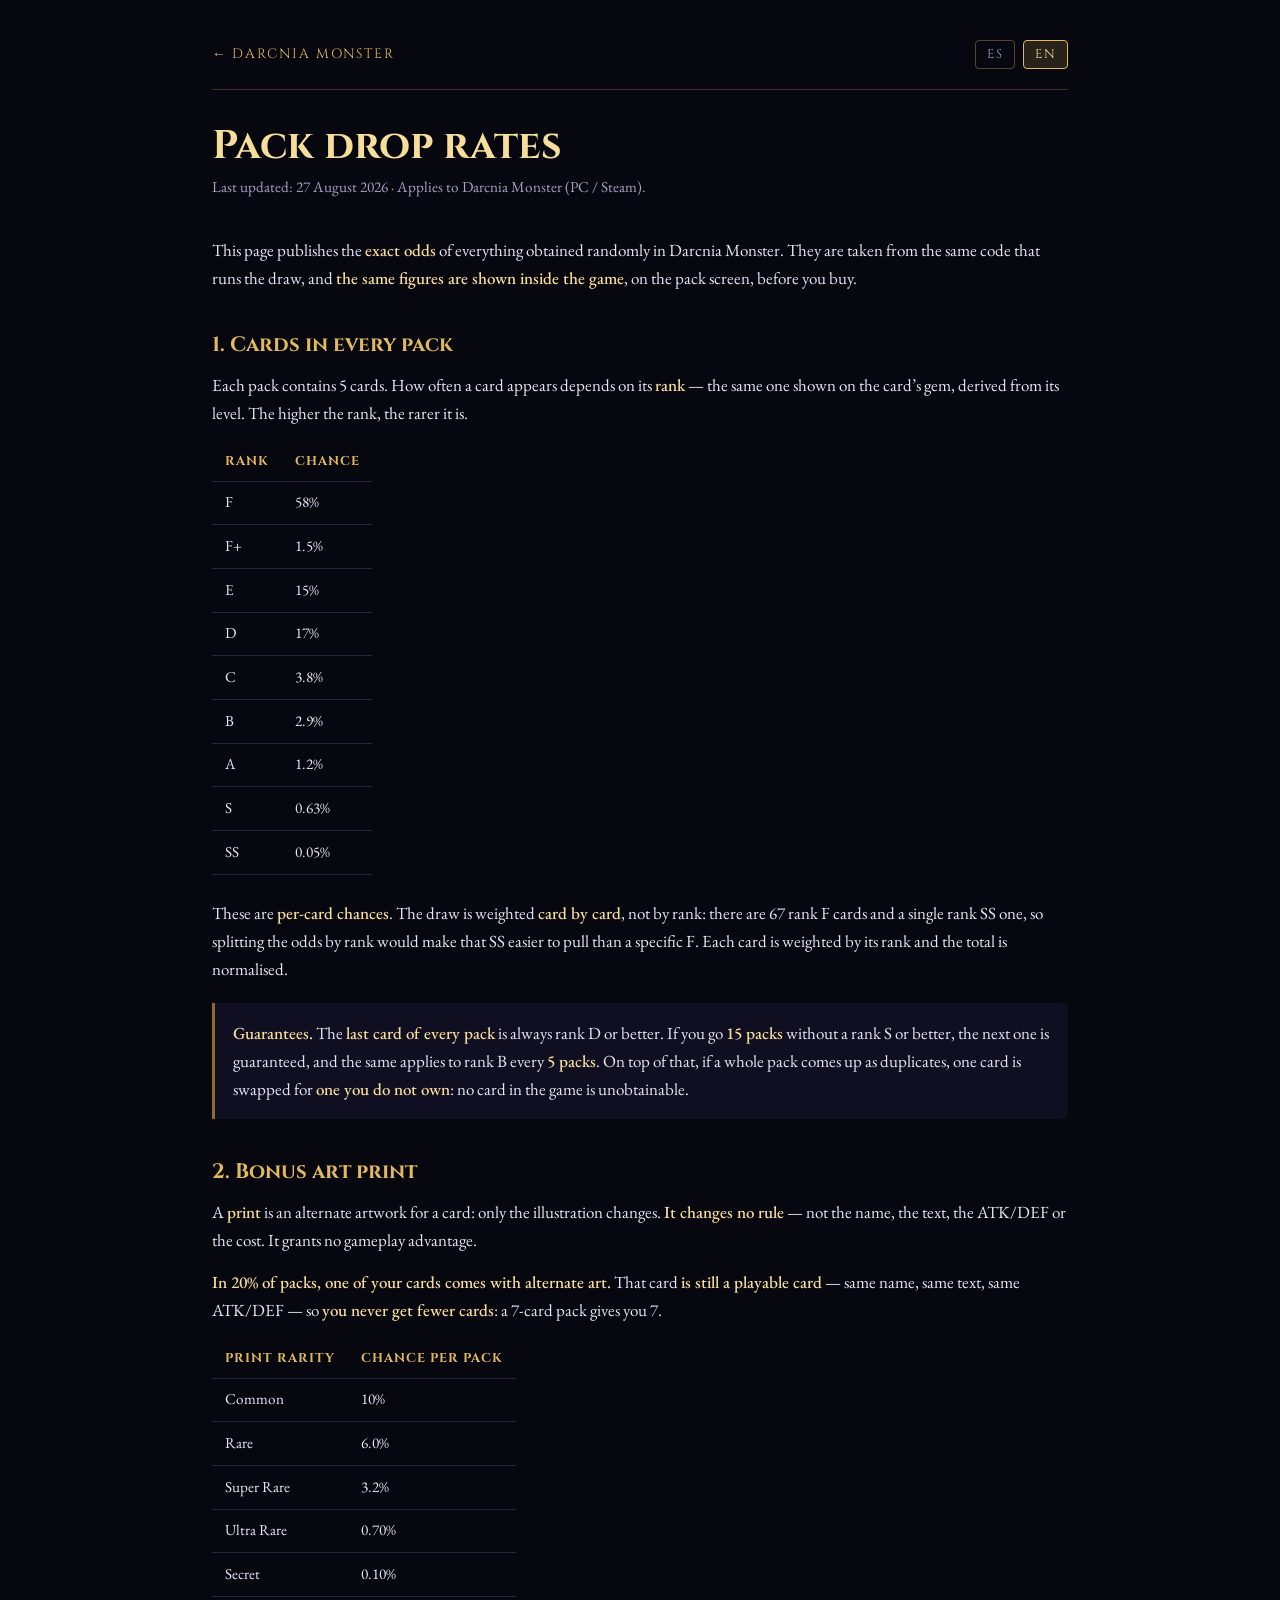
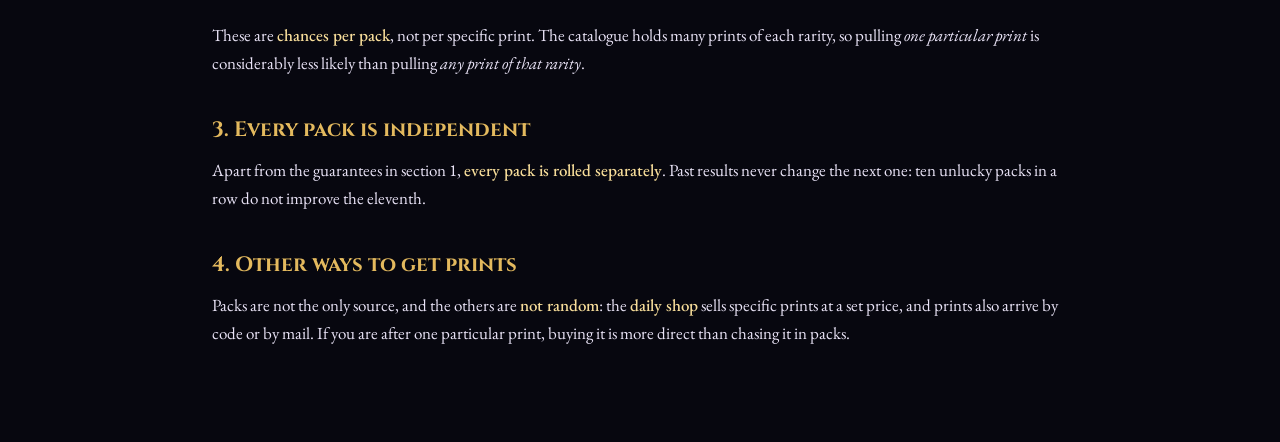
<file: probabilidades.html>
<!DOCTYPE html>
<html lang="es">
<head>
<meta charset="UTF-8">
<meta name="viewport" content="width=device-width, initial-scale=1.0">
<title>Probabilidades de los sobres &mdash; Darcnia Monster</title>
<meta name="description" content="Probabilidades exactas de cada rareza en los sobres de Darcnia Monster: cartas, laminas de arte alternativo y garantias.">
<meta name="robots" content="index, follow">
<link rel="canonical" href="https://darcniamonster.com/probabilidades.html">
<link rel="icon" href="favicon.ico" sizes="any">
<link rel="icon" type="image/png" href="assets/img/favicon.png">
<link rel="preconnect" href="https://fonts.googleapis.com">
<link rel="preconnect" href="https://fonts.gstatic.com" crossorigin>
<link href="https://fonts.googleapis.com/css2?family=Cinzel:wght@500;600;700&family=EB+Garamond:wght@400;500&display=swap" rel="stylesheet">
<style>
:root{--bg0:#07070f;--bg1:#0d0d1e;--bg2:#14142c;--ink:#e9e3f6;--ink-dim:#a99fc4;
--gold:#e3b95e;--gold-hi:#f7dd9a;--gold-dark:#8f6b2a;--violet:#8b5cf6;
--font-display:"Cinzel","Times New Roman",serif;--font-body:"EB Garamond",Georgia,serif}
*{margin:0;padding:0;box-sizing:border-box}
body{background:var(--bg0);color:var(--ink);font-family:var(--font-body);
font-size:1.0625rem;line-height:1.65;overflow-x:clip}
.wrap{max-width:56rem;margin:0 auto;padding:2.5rem 1.25rem 5rem}
header.top{display:flex;flex-wrap:wrap;gap:1rem;align-items:center;
justify-content:space-between;border-bottom:1px solid rgba(227,185,94,.25);
padding-bottom:1.25rem;margin-bottom:2rem}
a.home{font-family:var(--font-display);letter-spacing:.14em;text-transform:uppercase;
font-size:.85rem;color:var(--gold);text-decoration:none}
a.home:hover{color:var(--gold-hi)}
.langs{display:flex;gap:.5rem}
.langs button{font-family:var(--font-display);font-size:.8rem;letter-spacing:.1em;
background:transparent;color:var(--ink-dim);border:1px solid rgba(227,185,94,.35);
border-radius:4px;padding:.3rem .7rem;cursor:pointer}
.langs button.active{background:rgba(227,185,94,.15);color:var(--gold-hi);
border-color:var(--gold)}
h1{font-family:var(--font-display);font-size:clamp(1.7rem,4vw,2.5rem);
color:var(--gold-hi);line-height:1.2;margin-bottom:.35rem}
.sub{color:var(--ink-dim);font-size:.95rem;margin-bottom:2.25rem}
h2{font-family:var(--font-display);font-size:1.3rem;color:var(--gold);
margin:2.5rem 0 .75rem;line-height:1.3}
h3{font-family:var(--font-display);font-size:1.05rem;color:var(--ink);
margin:1.5rem 0 .5rem}
p{margin-bottom:.9rem}
ul{margin:0 0 1rem 1.35rem}
li{margin-bottom:.4rem}
strong{color:var(--gold-hi);font-weight:500}
table{width:100%;border-collapse:collapse;margin:.5rem 0 1.5rem;font-size:.95rem;
display:block;overflow-x:auto;white-space:nowrap}
th,td{text-align:left;padding:.55rem .8rem;border-bottom:1px solid rgba(169,159,196,.2)}
th{font-family:var(--font-display);font-size:.8rem;letter-spacing:.08em;
text-transform:uppercase;color:var(--gold);white-space:nowrap}
td:last-child,th:last-child{white-space:normal}
.nota{border-left:3px solid var(--gold-dark);background:rgba(20,20,44,.65);
padding:1rem 1.15rem;margin:1.25rem 0;border-radius:0 6px 6px 0}
.pie{margin-top:3.5rem;padding-top:1.5rem;border-top:1px solid rgba(227,185,94,.25);
color:var(--ink-dim);font-size:.9rem}
.pie a{color:var(--gold)}
/* Los enlaces del cuerpo (correos, política hermana) heredaban el azul del
   navegador sobre un fondo casi negro: ilegible. Se les da el dorado claro y se
   deja el subrayado, que es lo que los distingue sin depender del color. */
p a,li a,td a{color:var(--gold-hi);text-decoration:underline}
[data-lang]{display:none}
[data-lang].on{display:block}
@media (max-width:600px){.wrap{padding:1.75rem 1rem 4rem}}
</style>
</head>
<body>
<div class="wrap">

<header class="top">
  <a class="home" href="/">&larr; Darcnia Monster</a>
  <div class="langs">
    <button id="bEs" type="button" aria-pressed="true">ES</button>
    <button id="bEn" type="button" aria-pressed="false">EN</button>
  </div>
</header>

<section data-lang="es" class="on">
<h1>Probabilidades de los sobres</h1>
<p class="sub">&Uacute;ltima actualizaci&oacute;n: 27 de agosto de 2026 &middot; Aplica a Darcnia Monster (PC / Steam).</p>
<p>Esta p&aacute;gina publica las <strong>probabilidades exactas</strong> de todo lo que
se obtiene al azar en Darcnia Monster. Est&aacute;n tomadas del mismo c&oacute;digo que hace el
sorteo, y <strong>las mismas cifras se muestran dentro del juego</strong>, en la
pantalla de sobres, antes de comprar.</p>
<h2>1. Cartas de cada sobre</h2>
<p>Cada sobre trae 5 cartas. La frecuencia de una carta depende de su
<strong>rango</strong> &mdash; el mismo que ves en la gema de la carta, y que sale de su
nivel. Cuanto m&aacute;s alto el rango, menos seguido aparece.</p>
<table>
<tr><th>Rango</th><th>Probabilidad</th></tr>
<tr><td>F</td><td>58 %</td></tr>
<tr><td>F+</td><td>1,5 %</td></tr>
<tr><td>E</td><td>15 %</td></tr>
<tr><td>D</td><td>17 %</td></tr>
<tr><td>C</td><td>3,8 %</td></tr>
<tr><td>B</td><td>2,9 %</td></tr>
<tr><td>A</td><td>1,2 %</td></tr>
<tr><td>S</td><td>0,63 %</td></tr>
<tr><td>SS</td><td>0,05 %</td></tr>
</table>
<p>Son <strong>probabilidades por carta</strong>. El c&aacute;lculo se hace
<strong>carta por carta</strong>, no por rango: hay 67 cartas de rango F y una
sola de rango SS, as&iacute; que repartir por rango har&iacute;a que esa SS saliera m&aacute;s f&aacute;cil
que una F concreta. Cada carta pesa seg&uacute;n su rango y el total se normaliza.</p>
<div class="nota"><p style="margin-bottom:0"><strong>Garant&iacute;as.</strong>
La <strong>&uacute;ltima carta de cada sobre</strong> es siempre de rango D o mejor. Si
pasas <strong>15 sobres</strong> sin una carta de rango S o mejor, la siguiente
est&aacute; asegurada, y lo mismo con el rango B cada <strong>5 sobres</strong>.
Adem&aacute;s, si un sobre entero te sale repetido, te cambia una carta por
<strong>una que no tengas</strong>: ninguna carta del juego es inalcanzable.</p></div>

<h2>2. L&aacute;mina extra</h2>
<p>Una <strong>l&aacute;mina</strong> es un arte alternativo de una carta: cambia s&oacute;lo
la ilustraci&oacute;n. <strong>No cambia ninguna regla</strong> &mdash; ni el nombre, ni el
texto, ni el ATK/DEF, ni el coste. No da ninguna ventaja en el juego.</p>
<p><strong>En el 20 % de los sobres, una de tus cartas viene con arte
alternativo.</strong> Esa carta <strong>sigue siendo una carta jugable</strong>
&mdash; con su nombre, su texto y su ATK/DEF de siempre &mdash;, as&iacute; que
<strong>nunca recib&iacute;s menos cartas</strong>: un sobre de 7 entrega 7.</p>
<table>
<tr><th>Rareza de la l&aacute;mina</th><th>Probabilidad por sobre</th></tr>
<tr><td>Com&uacute;n</td><td>10 %</td></tr>
<tr><td>Rara</td><td>6,0 %</td></tr>
<tr><td>S&uacute;per Rara</td><td>3,2 %</td></tr>
<tr><td>Ultra Rara</td><td>0,70 %</td></tr>
<tr><td>Secreta</td><td>0,10 %</td></tr>
</table>
<p>Son <strong>probabilidades por sobre</strong>, no por l&aacute;mina concreta. El
cat&aacute;logo tiene muchas l&aacute;minas de cada rareza, as&iacute; que conseguir <em>una l&aacute;mina
determinada</em> es bastante menos probable que conseguir <em>una l&aacute;mina de esa
rareza</em>.</p>

<h2>3. Cada sobre es independiente</h2>
<p>Salvo por las garant&iacute;as del punto 1, <strong>cada sobre se sortea por
separado</strong>. Los resultados anteriores no cambian los siguientes: abrir
diez sobres seguidos sin suerte no mejora el once.</p>

<h2>4. Otras formas de conseguir l&aacute;minas</h2>
<p>El sobre no es la &uacute;nica v&iacute;a, y las otras <strong>no son al azar</strong>: la
<strong>tienda diaria</strong> vende l&aacute;minas concretas por su precio, y tambi&eacute;n
llegan por c&oacute;digo o por correo. Si buscas una l&aacute;mina puntual, comprarla es m&aacute;s
directo que perseguirla en los sobres.</p>
</section>

<section data-lang="en">
<h1>Pack drop rates</h1>
<p class="sub">Last updated: 27 August 2026 &middot; Applies to Darcnia Monster (PC / Steam).</p>
<p>This page publishes the <strong>exact odds</strong> of everything obtained
randomly in Darcnia Monster. They are taken from the same code that runs the
draw, and <strong>the same figures are shown inside the game</strong>, on the
pack screen, before you buy.</p>
<h2>1. Cards in every pack</h2>
<p>Each pack contains 5 cards. How often a card appears depends on its
<strong>rank</strong> &mdash; the same one shown on the card&rsquo;s gem, derived from its
level. The higher the rank, the rarer it is.</p>
<table>
<tr><th>Rank</th><th>Chance</th></tr>
<tr><td>F</td><td>58%</td></tr>
<tr><td>F+</td><td>1.5%</td></tr>
<tr><td>E</td><td>15%</td></tr>
<tr><td>D</td><td>17%</td></tr>
<tr><td>C</td><td>3.8%</td></tr>
<tr><td>B</td><td>2.9%</td></tr>
<tr><td>A</td><td>1.2%</td></tr>
<tr><td>S</td><td>0.63%</td></tr>
<tr><td>SS</td><td>0.05%</td></tr>
</table>
<p>These are <strong>per-card chances</strong>. The draw is weighted
<strong>card by card</strong>, not by rank: there are 67 rank F cards and a
single rank SS one, so splitting the odds by rank would make that SS easier to
pull than a specific F. Each card is weighted by its rank and the total is
normalised.</p>
<div class="nota"><p style="margin-bottom:0"><strong>Guarantees.</strong>
The <strong>last card of every pack</strong> is always rank D or better. If you
go <strong>15 packs</strong> without a rank S or better, the next one is
guaranteed, and the same applies to rank B every <strong>5 packs</strong>. On top
of that, if a whole pack comes up as duplicates, one card is swapped for
<strong>one you do not own</strong>: no card in the game is unobtainable.</p></div>

<h2>2. Bonus art print</h2>
<p>A <strong>print</strong> is an alternate artwork for a card: only the
illustration changes. <strong>It changes no rule</strong> &mdash; not the name, the
text, the ATK/DEF or the cost. It grants no gameplay advantage.</p>
<p><strong>In 20% of packs, one of your cards comes with alternate art.</strong>
That card <strong>is still a playable card</strong> &mdash; same name, same text,
same ATK/DEF &mdash; so <strong>you never get fewer cards</strong>: a 7-card pack
gives you 7.</p>
<table>
<tr><th>Print rarity</th><th>Chance per pack</th></tr>
<tr><td>Common</td><td>10%</td></tr>
<tr><td>Rare</td><td>6.0%</td></tr>
<tr><td>Super Rare</td><td>3.2%</td></tr>
<tr><td>Ultra Rare</td><td>0.70%</td></tr>
<tr><td>Secret</td><td>0.10%</td></tr>
</table>
<p>These are <strong>chances per pack</strong>, not per specific print. The
catalogue holds many prints of each rarity, so pulling <em>one particular
print</em> is considerably less likely than pulling <em>any print of that
rarity</em>.</p>

<h2>3. Every pack is independent</h2>
<p>Apart from the guarantees in section 1, <strong>every pack is rolled
separately</strong>. Past results never change the next one: ten unlucky packs in
a row do not improve the eleventh.</p>

<h2>4. Other ways to get prints</h2>
<p>Packs are not the only source, and the others are <strong>not random</strong>:
the <strong>daily shop</strong> sells specific prints at a set price, and prints
also arrive by code or by mail. If you are after one particular print, buying it
is more direct than chasing it in packs.</p>
</section>

</div>
<script>
/* Sin dependencias: main.js exige #langEn/#langEs del index y reventaría acá.
   Se comparte la MISMA clave de localStorage que el sitio para que el idioma
   elegido en la portada siga valiendo en esta página. */
(function () {
  var guardado = localStorage.getItem("darcnia_lang");
  var lang = (guardado === "es" || guardado === "en") ? guardado
    : ((navigator.language || "en").toLowerCase().indexOf("es") === 0 ? "es" : "en");
  var bEs = document.getElementById("bEs");
  var bEn = document.getElementById("bEn");
  function aplicar(l) {
    lang = l;
    localStorage.setItem("darcnia_lang", l);
    document.documentElement.lang = l;
    document.querySelectorAll("[data-lang]").forEach(function (s) {
      s.classList.toggle("on", s.getAttribute("data-lang") === l);
    });
    bEs.classList.toggle("active", l === "es");
    bEn.classList.toggle("active", l === "en");
    bEs.setAttribute("aria-pressed", String(l === "es"));
    bEn.setAttribute("aria-pressed", String(l === "en"));
  }
  bEs.addEventListener("click", function () { aplicar("es"); });
  bEn.addEventListener("click", function () { aplicar("en"); });
  aplicar(lang);
})();
</script>
<!--
FUENTE DE LOS NUMEROS - no se inventan ni se redondean a gusto:
  - Cartas ......... Economy.RARITY_WEIGHTS       (meta/economy.gd)
  - Pity ........... Economy.PITY_LIMIT / PITY_EPICA
  - Lamina si/no ... ImpresionesDrop.PROB_EN_SOBRE (data/impresiones_drop.gd)
  - Rareza lamina .. ImpresionesDrop.TASAS

ATENCION: ESTA PAGINA TIENE LOS NUMEROS A MANO Y EL JUEGO LOS CALCULA. Es el
unico lugar donde las dos pueden separarse. `tools/check_probabilidades_web.py`
compara ambas fuentes y falla si dejan de coincidir: correrlo despues de tocar
cualquier tasa. Una tasa publicada que no es la que sortea el juego es
publicidad enganosa, que es justo lo que la obligacion legal quiere evitar.
-->
</body>
</html>
</file>
